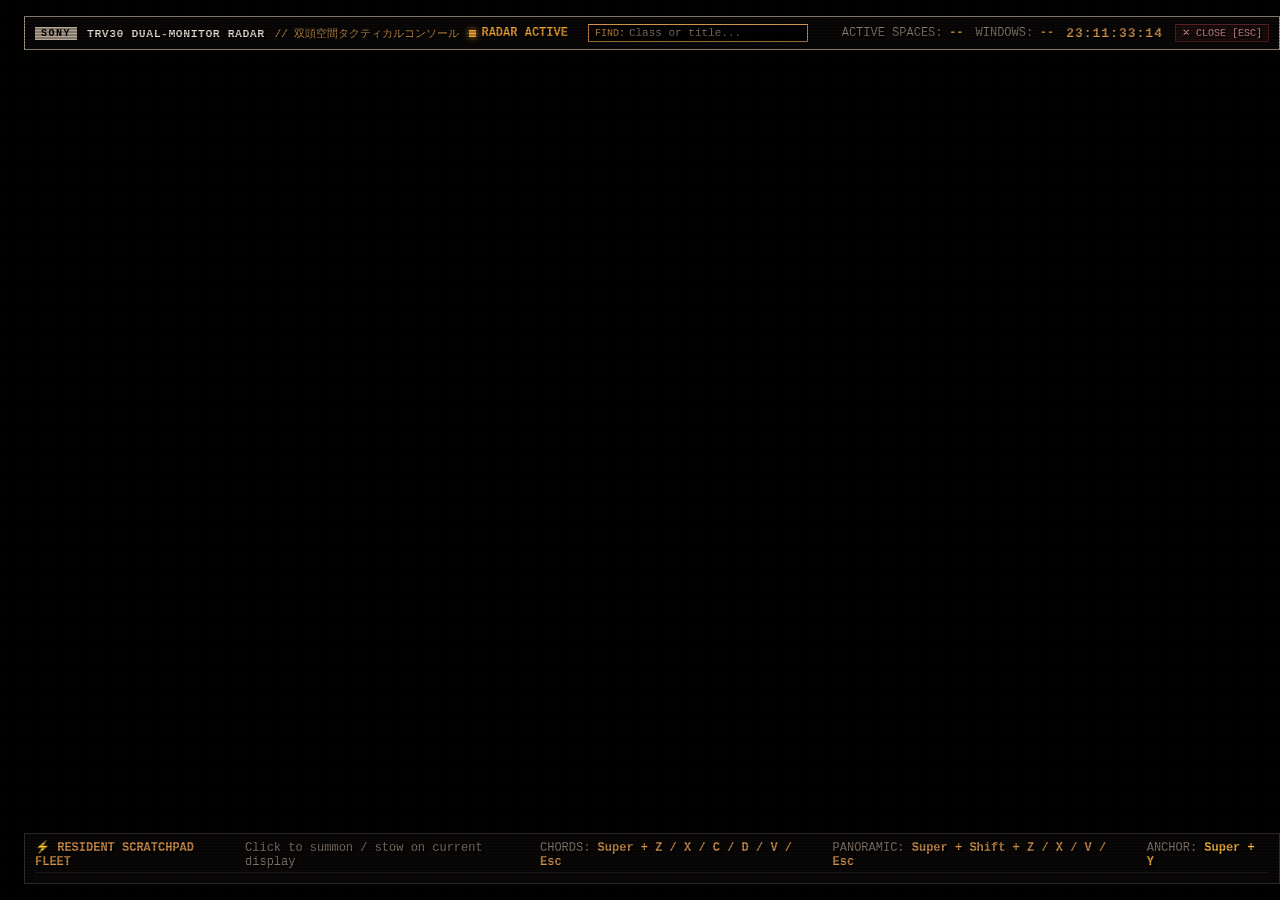
<file: desktop-radar/index.html>
<!DOCTYPE html>
<html lang="en">
<head>
  <meta charset="UTF-8">
  <title>TOKYO 80s TRV30 — DUAL-MONITOR AMBER DESKTOP RADAR</title>
  <style>
    /* ═══════════════════════════════════════════════════════════════════
     *  TOKYO 80S TRV30 MASTER DECK — VINTAGE AMBER PALETTE
     *  Matching ~/.config/hypr/command-center/style.css:
     *    Warm white:    #e8dfd4 (aged CRT phosphor text)
     *    Vintage Amber: #d4944c (vintage amber — accents, timecode, borders)
     *    Audio Amber:   #f2a533 (audio meters, highlights)
     *    Bright Amber:  #ffba3b (active focus)
     *    Pure Black:    #000000 (deep background)
     *    Chassis:       #0a0808 (panel chassis)
     *    Panel:         #11100f (sub-panels)
     *    Card:          #181614 (window cards)
     *    Border Silver: #b8a998 (primary dividers)
     *    Border Metal:  #3a352f (chassis borders)
     *    Warm Red:      #c44444 (kill / alert)
     * ═══════════════════════════════════════════════════════════════════ */

    :root {
      --bg-black: #000000;
      --bg-chassis: #0a0808;
      --bg-panel: #11100f;
      --bg-card: #181614;
      --bg-card-active: #241a10;
      --bg-subtle: #1f1c19;

      --border-metal: #3a352f;
      --border-silver: #b8a998;
      --border-dim: #22201d;

      --fg-main: #e8dfd4;
      --fg-dim: #8a7e72;
      --fg-bright: #ffffff;

      --accent-amber: #d4944c;
      --accent-audio: #f2a533;
      --accent-bright: #ffba3b;
      --accent-red: #c44444;
      --accent-blue: #7b9db7;
      --accent-green: #88aa88;

      --font-osd: 'VCR OSD Mono', 'DotGothic16', monospace;
      --shadow-osd: 2px 2px 0px #000000;
    }

    * {
      box-sizing: border-box;
      margin: 0;
      padding: 0;
      user-select: none;
      font-family: var(--font-osd);
      font-size: 12px;
      border-radius: 0px !important;
      text-shadow: var(--shadow-osd);
      -webkit-font-smoothing: none;
    }

    html, body {
      background-color: var(--bg-black) !important;
      color: var(--fg-main);
      width: 100vw;
      height: 100vh;
      overflow: hidden;
      display: flex;
      flex-direction: column;
      justify-content: space-between;
      padding: 8px 12px;
    }

    /* Subtle Amber CRT Scanlines */
    .scanlines-overlay {
      position: fixed;
      inset: 0;
      pointer-events: none;
      z-index: 9999;
      background: linear-gradient(
        rgba(15, 11, 7, 0) 50%, 
        rgba(0, 0, 0, 0.35) 50%
      ), linear-gradient(
        90deg,
        rgba(212, 148, 76, 0.02),
        rgba(0, 0, 0, 0.01),
        rgba(242, 165, 51, 0.02)
      );
      background-size: 100% 3px, 6px 100%;
      opacity: 0.85;
    }

    /* ─── HARDWARE BUTTONS & BADGES ─── */
    .badge-sony {
      background: var(--border-silver);
      color: #000000;
      font-weight: 900;
      font-size: 10px;
      letter-spacing: 1.5px;
      padding: 1px 6px;
      text-shadow: none;
      display: inline-block;
    }

    .badge-amber {
      background: var(--accent-amber);
      color: #000000;
      font-weight: bold;
      font-size: 10px;
      padding: 1px 6px;
      text-shadow: none;
      display: inline-block;
    }

    .badge-red {
      background: var(--accent-red);
      color: #ffffff;
      font-weight: bold;
      font-size: 9.5px;
      padding: 1px 5px;
      text-shadow: none;
    }

    .badge-dim {
      background: var(--bg-panel);
      border: 1px solid var(--border-metal);
      color: var(--fg-dim);
      font-size: 9.5px;
      padding: 1px 5px;
    }

    .btn-tactical {
      background: var(--bg-panel);
      border: 1px solid var(--border-metal);
      color: var(--fg-main);
      padding: 3px 8px;
      cursor: pointer;
      display: inline-flex;
      align-items: center;
      gap: 4px;
      transition: background 0.08s, border-color 0.08s, color 0.08s;
      outline: none;
      font-size: 11px;
    }
    .btn-tactical:hover {
      background: var(--accent-amber);
      border-color: var(--accent-bright);
      color: #000000;
      text-shadow: none;
    }

    .btn-kill {
      background: #1c0e0e;
      border: 1px solid #552222;
      color: #e09999;
      padding: 2px 6px;
      cursor: pointer;
      font-size: 10px;
      transition: all 0.08s;
    }
    .btn-kill:hover {
      background: var(--accent-red);
      border-color: #ff5555;
      color: #ffffff;
      text-shadow: none;
    }

    .btn-action-sm {
      background: #141210;
      border: 1px solid var(--border-metal);
      color: var(--fg-main);
      padding: 2px 6px;
      cursor: pointer;
      font-size: 10px;
      transition: all 0.08s;
    }
    .btn-action-sm:hover {
      background: var(--accent-audio);
      border-color: var(--accent-bright);
      color: #000000;
      text-shadow: none;
    }

    @keyframes recBlink {
      0%, 49% { opacity: 1; }
      50%, 100% { opacity: 0; }
    }
    .rec-indicator {
      display: inline-flex;
      align-items: center;
      gap: 5px;
      color: var(--accent-audio);
      font-weight: bold;
      font-size: 11px;
    }
    .rec-dot {
      width: 7px;
      height: 7px;
      background: var(--accent-audio);
      animation: recBlink 1.2s infinite;
      box-shadow: 0 0 6px var(--accent-audio);
    }

    /* ─── TOP MASTER BAR ─── */
    .master-bar {
      display: flex;
      justify-content: space-between;
      align-items: center;
      background: var(--bg-chassis);
      border: 1px solid var(--border-silver);
      padding: 4px 10px;
      height: 34px;
      min-height: 34px;
      margin-bottom: 6px;
      gap: 12px;
    }

    .master-bar-left {
      display: flex;
      align-items: center;
      gap: 10px;
      white-space: nowrap;
    }

    .master-title {
      font-size: 11.5px;
      font-weight: bold;
      color: var(--fg-main);
      letter-spacing: 0.5px;
    }

    .master-bar-center {
      flex: 1;
      display: flex;
      align-items: center;
      gap: 8px;
      max-width: 700px;
    }

    /* Quick Spaces Jump Strip */
    .spaces-jump-strip {
      display: flex;
      align-items: center;
      gap: 4px;
      overflow-x: auto;
    }
    .space-pill {
      background: var(--bg-panel);
      border: 1px solid var(--border-metal);
      color: var(--fg-dim);
      padding: 2px 6px;
      cursor: pointer;
      font-size: 10px;
      white-space: nowrap;
      transition: all 0.08s;
    }
    .space-pill:hover {
      border-color: var(--accent-amber);
      color: var(--accent-bright);
    }
    .space-pill.is-current {
      background: var(--accent-amber);
      border-color: var(--accent-bright);
      color: #000000;
      font-weight: bold;
      text-shadow: none;
    }

    .search-input-box {
      display: flex;
      align-items: center;
      background: #000000;
      border: 1px solid var(--border-metal);
      padding: 2px 6px;
      width: 220px;
    }
    .search-input-box:focus-within {
      border-color: var(--accent-amber);
    }
    .search-input-box input {
      background: transparent;
      border: none;
      outline: none;
      color: var(--fg-main);
      width: 100%;
      font-size: 11px;
    }
    .search-input-box input::placeholder {
      color: var(--fg-dim);
    }

    .master-bar-right {
      display: flex;
      align-items: center;
      gap: 12px;
      white-space: nowrap;
    }

    .timecode {
      font-size: 13px;
      font-weight: bold;
      color: var(--accent-amber);
      letter-spacing: 1px;
    }

    /* ─── MAIN SPACES MATRIX (ACTIVE ONLY) ─── */
    .spaces-matrix-container {
      flex: 1;
      overflow-y: auto;
      overflow-x: hidden;
      padding-right: 4px;
      margin-bottom: 6px;
    }

    .spaces-matrix-grid {
      display: grid;
      grid-template-columns: repeat(auto-fit, minmax(680px, 1fr));
      gap: 8px;
    }

    /* Space Container */
    .space-card {
      background: var(--bg-chassis);
      border: 1px solid var(--border-metal);
      display: flex;
      flex-direction: column;
      padding: 6px 8px;
      gap: 6px;
      transition: border-color 0.12s;
    }
    .space-card.is-current-space {
      border: 1px solid var(--accent-amber);
      box-shadow: 0 0 10px rgba(212, 148, 76, 0.25);
    }

    /* Space Header */
    .space-header {
      display: flex;
      justify-content: space-between;
      align-items: center;
      border-bottom: 1px solid var(--border-dim);
      padding-bottom: 4px;
      gap: 8px;
    }

    .space-header-left {
      display: flex;
      align-items: center;
      gap: 8px;
    }

    .space-name-text {
      font-size: 12px;
      font-weight: bold;
      color: var(--accent-amber);
      letter-spacing: 0.5px;
    }

    .space-rename-form {
      display: none;
      align-items: center;
      gap: 4px;
    }
    .space-rename-input {
      background: #000000;
      border: 1px solid var(--accent-amber);
      color: var(--fg-bright);
      font-size: 11px;
      padding: 1px 4px;
      width: 100px;
      text-transform: uppercase;
      outline: none;
    }

    .space-header-right {
      display: flex;
      align-items: center;
      gap: 6px;
    }

    /* Dual Monitor Columns Inside Each Space */
    .space-monitors-row {
      display: grid;
      grid-template-columns: 1fr 1fr;
      gap: 8px;
      flex: 1;
    }

    .monitor-column {
      background: var(--bg-panel);
      border: 1px solid var(--border-dim);
      display: flex;
      flex-direction: column;
      padding: 6px;
      gap: 6px;
      min-height: 160px;
    }

    .monitor-column-header {
      display: flex;
      justify-content: space-between;
      align-items: center;
      border-bottom: 1px solid var(--border-dim);
      padding-bottom: 3px;
      font-size: 10.5px;
      color: var(--fg-dim);
    }

    .monitor-tag {
      display: flex;
      align-items: center;
      gap: 5px;
      font-weight: bold;
      color: var(--fg-main);
    }
    .monitor-pip {
      width: 5px;
      height: 5px;
      background: var(--accent-amber);
    }

    .window-cards-list {
      display: flex;
      flex-direction: column;
      gap: 6px;
      flex: 1;
    }

    .empty-space-banner {
      flex: 1;
      display: flex;
      justify-content: center;
      align-items: center;
      border: 1px dashed var(--border-dim);
      color: var(--border-metal);
      font-size: 10px;
      letter-spacing: 1px;
      min-height: 90px;
    }

    /* ─── TACTICAL WINDOW SETTINGS CARD ─── */
    .window-card {
      background: var(--bg-card);
      border: 1px solid var(--border-metal);
      display: flex;
      flex-direction: column;
      padding: 5px 6px;
      gap: 4px;
      transition: all 0.08s;
      position: relative;
    }
    .window-card:hover {
      border-color: var(--accent-amber);
      background: #1c1815;
    }
    .window-card.is-window-active {
      border-color: var(--accent-bright);
      background: var(--bg-card-active);
      box-shadow: 0 0 8px rgba(242, 165, 51, 0.3);
    }

    .window-card-header {
      display: flex;
      justify-content: space-between;
      align-items: center;
      font-size: 10.5px;
      border-bottom: 1px solid #221e1a;
      padding-bottom: 3px;
    }

    .window-class-tag {
      font-weight: bold;
      color: var(--accent-amber);
      max-width: 150px;
      overflow: hidden;
      text-overflow: ellipsis;
      white-space: nowrap;
    }

    .window-flags {
      display: flex;
      align-items: center;
      gap: 4px;
      font-size: 9.5px;
    }

    /* Window Visual Viewport (Live thumb or tactile mockup) */
    .window-viewport {
      width: 100%;
      height: 85px;
      background: #050404;
      border: 1px solid #221e1a;
      overflow: hidden;
      position: relative;
      cursor: pointer;
    }
    .window-viewport img {
      width: 100%;
      height: 100%;
      object-fit: cover;
      display: block;
      filter: contrast(1.05) brightness(0.95);
    }
    .window-viewport-amber-tint {
      position: absolute;
      inset: 0;
      background: rgba(212, 148, 76, 0.05);
      pointer-events: none;
    }

    .window-title-text {
      font-size: 10.5px;
      color: var(--fg-main);
      overflow: hidden;
      text-overflow: ellipsis;
      white-space: nowrap;
      cursor: pointer;
    }
    .window-title-text:hover {
      color: var(--accent-bright);
    }

    /* ─── PER-WINDOW USAGE METRICS (CLEAN BENTO DESIGN) ─── */
    .viewport-hud-strip {
      position: absolute;
      bottom: 0;
      left: 0;
      right: 0;
      background: rgba(10, 8, 7, 0.88);
      border-top: 1px solid rgba(212, 148, 76, 0.4);
      display: flex;
      justify-content: space-between;
      align-items: center;
      padding: 2px 6px;
      font-size: 8.5px;
      z-index: 10;
      backdrop-filter: blur(2px);
    }

    .hud-item {
      color: var(--fg-main);
      font-weight: bold;
      letter-spacing: 0.5px;
    }

    .hud-item.hud-warn {
      color: var(--accent-red);
      font-weight: 900;
    }

    .hud-dim {
      color: var(--fg-dim);
      font-size: 8px;
    }

    .window-metrics-bar {
      display: flex;
      align-items: center;
      gap: 6px;
      background: #0d0b09;
      border: 1px solid #261f18;
      padding: 3px 6px;
      box-sizing: border-box;
    }

    .win-metric-pill {
      flex: 1;
      display: flex;
      align-items: center;
      gap: 4px;
      min-width: 0;
    }

    .m-icon {
      font-size: 8.5px;
      line-height: 1;
    }

    .m-lbl {
      color: var(--fg-dim);
      font-size: 8px;
      font-weight: bold;
      letter-spacing: 0.5px;
    }

    .m-val {
      color: var(--fg-bright);
      font-size: 8.5px;
      font-weight: bold;
      white-space: nowrap;
    }

    .m-val.val-high {
      color: var(--accent-red);
      font-weight: 900;
    }

    .m-mini-track {
      flex: 1;
      height: 3px;
      background: #1c1611;
      border: 1px solid #36291e;
      overflow: hidden;
      min-width: 18px;
    }

    .m-mini-fill {
      height: 100%;
      transition: width 0.3s ease;
    }

    .fill-cpu {
      background: var(--accent-amber);
    }

    .fill-mem {
      background: var(--accent-blue);
    }

    .badge-shared {
      background: #1a1510;
      border: 1px solid #3a2e22;
      color: var(--accent-amber);
      font-size: 7.5px;
      font-weight: bold;
      padding: 0 4px;
      letter-spacing: 0.5px;
    }

    .scratchpad-metric-tag {
      font-size: 8px;
      color: var(--accent-amber);
      font-weight: bold;
      margin-left: 4px;
    }

    /* Tactical Window Settings Toolbar */
    .window-settings-toolbar {
      display: flex;
      align-items: center;
      justify-content: space-between;
      border-top: 1px solid #221e1a;
      padding-top: 3px;
      gap: 4px;
    }

    .window-settings-left {
      display: flex;
      align-items: center;
      gap: 3px;
    }

    .window-settings-right {
      display: flex;
      align-items: center;
      gap: 3px;
    }

    /* Space Move Dropdown */
    .space-move-select {
      background: #141210;
      border: 1px solid var(--border-metal);
      color: var(--accent-amber);
      font-size: 9.5px;
      padding: 1px 3px;
      outline: none;
      cursor: pointer;
    }
    .space-move-select:hover {
      border-color: var(--accent-amber);
    }

    /* ─── BOTTOM SCRATCHPAD FLEET DECK ─── */
    .bottom-deck {
      background: var(--bg-chassis);
      border: 1px solid var(--border-metal);
      padding: 6px 10px;
      display: flex;
      flex-direction: column;
      gap: 4px;
    }

    .bottom-deck-header {
      display: flex;
      justify-content: space-between;
      align-items: center;
      border-bottom: 1px solid var(--border-dim);
      padding-bottom: 3px;
      font-size: 10.5px;
    }

    .scratchpads-fleet-grid {
      display: grid;
      grid-template-columns: repeat(7, 1fr);
      gap: 6px;
    }

    .scratchpad-card {
      background: var(--bg-panel);
      border: 1px solid var(--border-metal);
      padding: 4px 6px;
      display: flex;
      flex-direction: column;
      gap: 2px;
      cursor: pointer;
      transition: all 0.08s;
    }
    .scratchpad-card:hover {
      border-color: var(--accent-amber);
      background: #191613;
    }
    .scratchpad-card.is-active-sp {
      border-color: var(--accent-bright);
      background: #241c14;
      box-shadow: 0 0 6px rgba(242, 165, 51, 0.35);
    }

    .scratchpad-card-top {
      display: flex;
      justify-content: space-between;
      align-items: center;
      font-size: 10px;
      font-weight: bold;
      color: var(--accent-amber);
    }

    .scratchpad-title-preview {
      font-size: 9.5px;
      color: var(--fg-dim);
      overflow: hidden;
      text-overflow: ellipsis;
      white-space: nowrap;
    }

    .scratchpad-status-row {
      display: flex;
      justify-content: space-between;
      align-items: center;
      font-size: 9px;
      color: var(--fg-dim);
      border-top: 1px solid #1a1715;
      padding-top: 2px;
    }

    /* Custom Scrollbar */
    ::-webkit-scrollbar {
      width: 5px;
      height: 5px;
    }
    ::-webkit-scrollbar-track {
      background: #0a0808;
    }
    ::-webkit-scrollbar-thumb {
      background: #3a352f;
    }
    ::-webkit-scrollbar-thumb:hover {
      background: var(--accent-amber);
    }
  </style>
</head>
<body>

  <!-- Subtle CRT Amber Scanlines -->
  <div class="scanlines-overlay"></div>

  <!-- ─── TOP MASTER BAR ─── -->
  <header class="master-bar">
    <div class="master-bar-left">
      <span class="badge-sony">SONY</span>
      <span class="master-title">TRV30 DUAL-MONITOR RADAR</span>
      <span style="color: var(--accent-amber); font-size: 11px;">// 双頭空間タクティカルコンソール</span>
      <div class="rec-indicator">
        <span class="rec-dot"></span>
        <span>RADAR ACTIVE</span>
      </div>
    </div>

    <!-- Center Jump Strip & Search Filter -->
    <div class="master-bar-center">
      <div id="spaces-jump-strip" class="spaces-jump-strip">
        <!-- Injected via JS -->
      </div>
      <div class="search-input-box">
        <span style="color: var(--accent-amber); font-size: 10px; margin-right: 4px;">FIND:</span>
        <input 
          id="search-input" 
          type="text" 
          placeholder="Class or title..." 
          oninput="onSearchInput(this.value)"
        />
      </div>
    </div>

    <!-- Right Telemetry & Actions -->
    <div class="master-bar-right">
      <div style="font-size: 11px;">
        <span style="color: var(--fg-dim);">ACTIVE SPACES:</span>
        <span id="stat-active-spaces" style="color: var(--accent-bright); font-weight: bold;">--</span>
      </div>
      <div style="font-size: 11px;">
        <span style="color: var(--fg-dim);">WINDOWS:</span>
        <span id="stat-total-wins" style="color: var(--accent-audio); font-weight: bold;">--</span>
      </div>
      <div class="timecode" id="hud-timecode">00:00:00:00</div>
      <button class="btn-kill" onclick="closeRadar()">✕ CLOSE [ESC]</button>
    </div>
  </header>

  <!-- ─── MAIN MATRIX: ONLY ACTIVE SPACES ─── -->
  <main class="spaces-matrix-container">
    <div id="spaces-grid" class="spaces-matrix-grid">
      <!-- Active spaces injected here -->
    </div>
  </main>

  <!-- ─── BOTTOM SCRATCHPAD FLEET DECK ─── -->
  <footer class="bottom-deck">
    <div class="bottom-deck-header">
      <div style="display: flex; align-items: center; gap: 8px;">
        <span style="color: var(--accent-amber); font-weight: bold;">⚡ RESIDENT SCRATCHPAD FLEET</span>
        <span style="color: var(--fg-dim);">Click to summon / stow on current display</span>
      </div>
      <div style="color: var(--fg-dim); font-size: 9.5px; display: flex; gap: 12px;">
        <span>CHORDS: <b style="color: var(--accent-amber);">Super + Z / X / C / D / V / Esc</b></span>
        <span>PANORAMIC: <b style="color: var(--accent-amber);">Super + Shift + Z / X / V / Esc</b></span>
        <span>ANCHOR: <b style="color: var(--accent-bright);">Super + Y</b></span>
      </div>
    </div>
    <div id="scratchpads-deck" class="scratchpads-fleet-grid">
      <!-- Injected via JS -->
    </div>
  </footer>

  <!-- ─── SCRIPT LOGIC & AUDIO SYNTHESIZER ─── -->
  <script>
    let audioCtx = null;
    function playBeep(freq = 700, duration = 0.02, vol = 0.04) {
      try {
        if (!audioCtx) audioCtx = new (window.AudioContext || window.webkitAudioContext)();
        const osc = audioCtx.createOscillator();
        const gain = audioCtx.createGain();
        osc.type = 'triangle';
        osc.frequency.setValueAtTime(freq, audioCtx.currentTime);
        gain.gain.setValueAtTime(vol, audioCtx.currentTime);
        gain.gain.exponentialRampToValueAtTime(0.001, audioCtx.currentTime + duration);
        osc.connect(gain);
        gain.connect(audioCtx.destination);
        osc.start();
        osc.stop(audioCtx.currentTime + duration);
      } catch(e) {}
    }

    // Live Running Timecode Clock
    let frames = 0;
    setInterval(() => {
      const now = new Date();
      frames = (frames + 1) % 30;
      const h = String(now.getHours()).padStart(2, '0');
      const m = String(now.getMinutes()).padStart(2, '0');
      const s = String(now.getSeconds()).padStart(2, '0');
      const f = String(frames).padStart(2, '0');
      const el = document.getElementById('hud-timecode');
      if (el) el.textContent = `${h}:${m}:${s}:${f}`;
    }, 33.3);

    let currentState = null;
    let searchQuery = '';

    const SCRATCHPAD_METAS = {
      "music": { label: "MUSIC", icon: "🎵", chord: "Super+Z" },
      "discord": { label: "DISCORD", icon: "📡", chord: "Super+X" },
      "calendar": { label: "CALENDAR", icon: "📅", chord: "Super+C" },
      "dev": { label: "DEV / IDE", icon: "💻", chord: "Super+D" },
      "notes": { label: "NOTES", icon: "📝", chord: "Super+V" },
      "center": { label: "COCKPIT", icon: "🕹️", chord: "Super+Esc" },
      "antigravity": { label: "ANTIGRAVITY", icon: "🧠", chord: "Super+A" }
    };

    function sendNative(payload) {
      playBeep(850, 0.02, 0.05);
      if (window.webkit && window.webkit.messageHandlers && window.webkit.messageHandlers.radar) {
        window.webkit.messageHandlers.radar.postMessage(JSON.stringify(payload));
      } else {
        console.log("Native IPC dispatch:", payload);
      }
    }

    function onSearchInput(val) {
      searchQuery = (val || '').toLowerCase().trim();
      if (currentState) renderRadar(currentState);
    }

    function closeRadar() {
      sendNative({ action: 'close' });
    }

    function switchSpace(spaceId) {
      sendNative({ action: 'switch_space', space: spaceId });
    }

    function focusWindow(spaceId, address) {
      sendNative({ action: 'focus', space: spaceId, address: address });
    }

    function toggleFloating(address) {
      sendNative({ action: 'toggle_floating', address: address });
    }

    function togglePin(address) {
      sendNative({ action: 'toggle_pin', address: address });
    }

    function swapWindowMonitor(address, currentWs) {
      sendNative({ action: 'swap_window_monitor', address: address, current_ws: currentWs });
    }

    function moveWindowToSpace(address, currentWs, targetSpace) {
      sendNative({ action: 'move_window_to_space', address: address, current_ws: currentWs, target_space: targetSpace });
    }

    function closeWindow(address) {
      sendNative({ action: 'close_window', address: address });
    }

    function toggleScratchpad(target) {
      sendNative({ action: 'toggle_scratchpad', target: target });
    }

    // Inline Workspace Rename Handlers
    function startRenameSpace(spaceId) {
      playBeep(900, 0.03, 0.05);
      const titleEl = document.getElementById(`space-title-${spaceId}`);
      const formEl = document.getElementById(`space-rename-form-${spaceId}`);
      const btnEl = document.getElementById(`btn-rename-${spaceId}`);
      if (titleEl && formEl) {
        titleEl.style.display = 'none';
        formEl.style.display = 'flex';
        if (btnEl) btnEl.style.display = 'none';
        const input = formEl.querySelector('input');
        if (input) {
          input.focus();
          input.select();
        }
      }
    }

    function cancelRenameSpace(spaceId) {
      const titleEl = document.getElementById(`space-title-${spaceId}`);
      const formEl = document.getElementById(`space-rename-form-${spaceId}`);
      const btnEl = document.getElementById(`btn-rename-${spaceId}`);
      if (titleEl && formEl) {
        titleEl.style.display = 'inline';
        formEl.style.display = 'none';
        if (btnEl) btnEl.style.display = 'inline-flex';
      }
    }

    function submitRenameSpace(spaceId) {
      const formEl = document.getElementById(`space-rename-form-${spaceId}`);
      if (formEl) {
        const input = formEl.querySelector('input');
        const newName = (input.value || '').trim();
        if (newName) {
          sendNative({ action: 'rename_space', space: spaceId, name: newName });
        }
      }
      cancelRenameSpace(spaceId);
    }

    // Rich retro simulated tactile mockup when thumbnail is pending
    function generateTactileMockup(cClass, title) {
      const c = (cClass || '').toLowerCase();
      const t = (title || '').toLowerCase();

      if (c.includes('vivaldi') || c.includes('browser') || c.includes('chrome')) {
        return `
          <div style="width: 100%; height: 100%; background: #0e0c0a; border: 1px solid #33281d; padding: 4px; display: flex; flex-direction: column; justify-content: space-between;">
            <div style="height: 14px; background: #1a1510; display: flex; align-items: center; padding: 0 4px; gap: 4px; border-bottom: 1px solid #292015; font-size: 8px; color: var(--accent-amber);">
              <span style="width: 5px; height: 5px; background: var(--accent-amber); display: inline-block;"></span>
              <span style="overflow: hidden; text-overflow: ellipsis; white-space: nowrap; max-width: 160px;">${title.substring(0, 28)}</span>
            </div>
            <div style="height: 12px; background: #000000; border: 1px solid #292015; padding: 0 4px; font-size: 7.5px; color: var(--fg-dim); overflow: hidden; text-overflow: ellipsis; white-space: nowrap; margin: 2px 0;">
              https://vivaldi.com/${encodeURIComponent(title.substring(0, 16))}
            </div>
            <div style="flex: 1; background: #080605; border: 1px solid #201912; padding: 4px; display: flex; flex-direction: column; gap: 3px;">
              <div style="width: 60%; height: 4px; background: #3a2e20;"></div>
              <div style="width: 90%; height: 3px; background: #261e15;"></div>
              <div style="width: 75%; height: 3px; background: #261e15;"></div>
            </div>
          </div>
        `;
      } else if (c.includes('kitty') || c.includes('term') || c.includes('notes')) {
        return `
          <div style="width: 100%; height: 100%; background: #000000; border: 1px solid #3a352f; padding: 4px; font-size: 8.5px; color: var(--accent-amber); display: flex; flex-direction: column; justify-content: space-between;">
            <div style="display: flex; flex-direction: column; gap: 2px; line-height: 1.1;">
              <div>kaijnav@tokyo ~ $ nvim</div>
              <div style="color: var(--accent-bright);">> buffer: ${title.substring(0, 20)}</div>
              <div style="color: var(--fg-dim); font-size: 7.5px;">[NORMAL] UTF-8  100% 42:1</div>
            </div>
            <div style="height: 6px; width: 4px; background: var(--accent-amber); display: inline-block;"></div>
          </div>
        `;
      } else if (c.includes('github')) {
        return `
          <div style="width: 100%; height: 100%; background: #0c0b0a; border: 1px solid #33281d; padding: 4px; display: flex; flex-direction: column; justify-content: space-between; font-size: 8.5px;">
            <div style="color: var(--accent-amber); font-weight: bold; border-bottom: 1px solid #261e15; padding-bottom: 2px; display: flex; justify-content: space-between;">
              <span>● GITHUB DESKTOP</span> <span>main</span>
            </div>
            <div style="display: flex; flex-direction: column; gap: 2px; color: var(--fg-dim); font-size: 8px;">
              <div style="color: var(--accent-green);">+ commit: sync tokyo rice</div>
              <div>3 files changed, 48 insertions(+)</div>
            </div>
            <div style="font-size: 7px; color: var(--border-silver);">REPO: hyprland-trv30-rice</div>
          </div>
        `;
      } else if (c.includes('spotify') || c.includes('music')) {
        return `
          <div style="width: 100%; height: 100%; background: #0c0a08; border: 1px solid var(--accent-amber); padding: 4px; display: flex; flex-direction: column; justify-content: space-between; font-size: 8.5px;">
            <div style="display: flex; justify-content: space-between; color: var(--accent-amber);">
              <span>◄◄ ⊙═══⊙ ►►</span> <span style="font-size: 7.5px;">SP-STEREO</span>
            </div>
            <div style="text-align: center; color: var(--accent-bright); font-weight: bold; overflow: hidden; text-overflow: ellipsis; white-space: nowrap;">${title.substring(0, 24)}</div>
            <div style="color: var(--accent-audio); text-align: center; font-size: 8px; letter-spacing: 2px;"> ▂▃▅▆▇██▆▅▃ </div>
          </div>
        `;
      } else if (c.includes('vesktop') || c.includes('discord')) {
        return `
          <div style="width: 100%; height: 100%; background: #0c0a08; border: 1px solid #33281d; padding: 4px; display: flex; flex-direction: column; justify-content: space-between; font-size: 8.5px;">
            <div style="color: var(--accent-amber); font-weight: bold; border-bottom: 1px solid #261e15; padding-bottom: 2px;"># general-chat</div>
            <div style="flex: 1; padding: 2px 0;">
              <div style="background: #1c150e; padding: 2px; font-size: 7.5px; color: var(--fg-main); overflow: hidden; text-overflow: ellipsis; white-space: nowrap;">@user: live telemetry connected</div>
            </div>
            <div style="font-size: 7px; color: var(--fg-dim);">DISCORD | VOICE CONNECTED</div>
          </div>
        `;
      } else if (c.includes('code') || c.includes('ide') || c.includes('antigravity')) {
        return `
          <div style="width: 100%; height: 100%; background: #0a0907; border: 1px solid var(--accent-amber); padding: 4px; font-size: 8.5px; display: flex; flex-direction: column; justify-content: space-between;">
            <div style="display: flex; justify-content: space-between; color: var(--accent-amber); border-bottom: 1px solid #261e15; padding-bottom: 2px;">
              <span>● ANTIGRAVITY IDE</span> <span>app.py</span>
            </div>
            <div style="font-size: 7.5px; display: flex; flex-direction: column; gap: 2px; color: var(--fg-dim);">
              <div><span style="color: var(--accent-bright);">def</span> <span style="color: var(--accent-amber);">render_tactical_deck</span>():</div>
              <div style="padding-left: 8px;">return display.matrix</div>
            </div>
            <div style="font-size: 7px; color: var(--border-silver);">UTF-8 | Python 3.12</div>
          </div>
        `;
      } else {
        return `
          <div style="width: 100%; height: 100%; background: #0c0a08; border: 1px solid #261e15; padding: 6px; display: flex; flex-direction: column; justify-content: space-between;">
            <div style="color: var(--accent-amber); font-weight: bold; font-size: 9.5px; overflow: hidden; text-overflow: ellipsis; white-space: nowrap;">[${cClass}]</div>
            <div style="color: var(--fg-main); font-size: 8.5px; overflow: hidden; text-overflow: ellipsis; white-space: nowrap;">${title}</div>
            <div style="font-size: 7.5px; color: var(--fg-dim);">LIVE WINDOW ATTACHED</div>
          </div>
        `;
      }
    }

    // ─── MAIN RENDERER (ONLY SHOWS ACTIVE SPACES) ───
    window.renderRadar = function(state) {
      currentState = state;

      // Update Top Status Stats
      const activeSpacesCount = Object.keys(state.spaces || {}).length;
      document.getElementById('stat-active-spaces').textContent = activeSpacesCount;
      document.getElementById('stat-total-wins').textContent = state.total_windows || 0;

      // Render Jump Strip
      const jumpStrip = document.getElementById('spaces-jump-strip');
      jumpStrip.innerHTML = '';
      
      // Render quick jump for all active spaces
      Object.keys(state.spaces || {}).sort((a,b) => Number(a)-Number(b)).forEach(s => {
        const sp = state.spaces[s];
        const isCurrent = sp.is_current;
        const totalWins = (sp.main ? sp.main.length : 0) + (sp.comp ? sp.comp.length : 0);
        
        const pill = document.createElement('div');
        pill.className = `space-pill ${isCurrent ? 'is-current' : ''}`;
        pill.innerHTML = `<span>${s}: ${sp.name}</span> <span style="font-size: 8.5px; opacity: 0.8;">(${totalWins})</span>`;
        pill.onclick = () => switchSpace(Number(s));
        jumpStrip.appendChild(pill);
      });

      // Render Main Grid (ONLY ACTIVE SPACES)
      const grid = document.getElementById('spaces-grid');
      grid.innerHTML = '';

      const activeSpaceIds = Object.keys(state.spaces || {}).sort((a, b) => Number(a) - Number(b));

      if (activeSpaceIds.length === 0) {
        grid.innerHTML = `<div style="grid-column: 1/-1; text-align: center; padding: 40px; color: var(--fg-dim);">NO ACTIVE WORKSPACES WITH OPEN WINDOWS</div>`;
        return;
      }

      activeSpaceIds.forEach(s => {
        const spData = state.spaces[s];
        const isCurrent = spData.is_current;
        const mainWins = spData.main || [];
        const compWins = spData.comp || [];

        // Apply search query filter
        const filterFn = (w) => {
          if (!searchQuery) return true;
          return w.title.toLowerCase().includes(searchQuery) || w.class.toLowerCase().includes(searchQuery);
        };

        const filteredMain = mainWins.filter(filterFn);
        const filteredComp = compWins.filter(filterFn);
        const hasMatching = (filteredMain.length > 0 || filteredComp.length > 0);

        if (searchQuery && !hasMatching) return;

        // Space Card
        const spaceCard = document.createElement('div');
        spaceCard.className = `space-card ${isCurrent ? 'is-current-space' : ''}`;

        // Header
        const header = document.createElement('div');
        header.className = 'space-header';
        header.innerHTML = `
          <div class="space-header-left">
            <span class="${isCurrent ? 'badge-amber' : 'badge-dim'}">SPACE ${s}</span>
            <span id="space-title-${s}" class="space-name-text">${spData.name}</span>
            <span style="color: var(--fg-dim); font-size: 10px;">${spData.jp}</span>

            <!-- Inline Rename Form -->
            <div id="space-rename-form-${s}" class="space-rename-form">
              <input type="text" value="${spData.name}" class="space-rename-input" onkeydown="if(event.key==='Enter') submitRenameSpace(${s}); else if(event.key==='Escape') cancelRenameSpace(${s});" />
              <button class="btn-action-sm" onclick="submitRenameSpace(${s})">OK</button>
              <button class="btn-kill" onclick="cancelRenameSpace(${s})">✕</button>
            </div>

            <button id="btn-rename-${s}" class="btn-action-sm" onclick="startRenameSpace(${s})" title="Rename this workspace">✎ RENAME</button>
          </div>

          <div class="space-header-right">
            ${isCurrent ? '<span class="badge-amber" style="box-shadow: 0 0 6px var(--accent-amber);">● ACTIVE SPACE</span>' : ''}
            <button class="btn-tactical" onclick="switchSpace(${s})" title="Switch both displays to Space ${s}">
              ➔ JUMP [${s}]
            </button>
          </div>
        `;
        spaceCard.appendChild(header);

        // Dual Monitors Container
        const monitorsRow = document.createElement('div');
        monitorsRow.className = 'space-monitors-row';

        // MAIN MONITOR (HDMI-A-1, Workspace s)
        const mainCol = document.createElement('div');
        mainCol.className = 'monitor-column';
        mainCol.innerHTML = `
          <div class="monitor-column-header">
            <div class="monitor-tag">
              <span class="monitor-pip"></span>
              <span>HDMI-A-1 [MAIN]</span>
            </div>
            <span>WS ${s}</span>
          </div>
        `;

        const mainList = document.createElement('div');
        mainList.className = 'window-cards-list';

        if (filteredMain.length === 0) {
          mainList.innerHTML = `<div class="empty-space-banner">[NO WINDOWS ON MAIN]</div>`;
        } else {
          filteredMain.forEach(w => {
            mainList.appendChild(createWindowCard(w, s, Number(s)));
          });
        }
        mainCol.appendChild(mainList);

        // COMPANION MONITOR (eDP-1, Workspace s+10)
        const compCol = document.createElement('div');
        compCol.className = 'monitor-column';
        compCol.innerHTML = `
          <div class="monitor-column-header">
            <div class="monitor-tag">
              <span class="monitor-pip" style="background: var(--accent-audio);"></span>
              <span>eDP-1 [COMPANION]</span>
            </div>
            <span>WS ${Number(s) + 10}</span>
          </div>
        `;

        const compList = document.createElement('div');
        compList.className = 'window-cards-list';

        if (filteredComp.length === 0) {
          compList.innerHTML = `<div class="empty-space-banner">[NO WINDOWS ON COMPANION]</div>`;
        } else {
          filteredComp.forEach(w => {
            compList.appendChild(createWindowCard(w, s, Number(s) + 10));
          });
        }
        compCol.appendChild(compList);

        monitorsRow.appendChild(mainCol);
        monitorsRow.appendChild(compCol);
        spaceCard.appendChild(monitorsRow);
        grid.appendChild(spaceCard);
      });

      // Render Scratchpad Bottom Deck
      const spDeck = document.getElementById('scratchpads-deck');
      spDeck.innerHTML = '';

      Object.entries(SCRATCHPAD_METAS).forEach(([spName, meta]) => {
        const wins = (state.scratchpads && state.scratchpads[spName]) || [];
        const isAnchored = (state.anchors && state.anchors[spName]);
        const onMonitor = (state.active_specials && state.active_specials[spName]);
        const hasWindows = wins.length > 0;

        const card = document.createElement('div');
        card.className = `scratchpad-card ${onMonitor ? 'is-active-sp' : ''}`;
        card.onclick = () => toggleScratchpad(spName);

        const firstTitle = hasWindows ? wins[0].title : 'Stowed / Available';
        const spCpu = (hasWindows && wins[0].cpu !== undefined) ? wins[0].cpu : null;
        const spMem = (hasWindows && wins[0].rss_mb !== undefined) ? (wins[0].rss_mb >= 1024 ? `${(wins[0].rss_mb/1024).toFixed(1)}G` : `${Math.round(wins[0].rss_mb)}M`) : null;

        card.innerHTML = `
          <div class="scratchpad-card-top">
            <span>${meta.icon} ${meta.label}</span>
            ${isAnchored ? '<span style="color: var(--accent-bright); font-size: 8.5px;">📌 PIN</span>' : ''}
          </div>
          <div class="scratchpad-title-preview" title="${firstTitle}">
            ${firstTitle}
          </div>
          <div class="scratchpad-status-row">
            <span style="color: ${onMonitor ? 'var(--accent-bright)' : 'var(--fg-dim)'}; font-weight: ${onMonitor ? 'bold' : 'normal'};">
              ${onMonitor ? `ON: ${onMonitor}` : 'STOWED'}
            </span>
            ${spCpu !== null ? `<span class="scratchpad-metric-tag">⚡${spCpu}% 💾${spMem}</span>` : ''}
            <span style="color: var(--accent-amber);">${meta.chord}</span>
          </div>
        `;
        spDeck.appendChild(card);
      });
    };

    // Helper: Create Tactical Window Card with Full Settings Actions & Clean Metrics
    function createWindowCard(w, spaceId, currentWs) {
      const card = document.createElement('div');
      card.className = `window-card ${w.active ? 'is-window-active' : ''}`;

      function formatMem(mb) {
        if (!mb || mb <= 0) return '0M';
        if (mb >= 1024) return `${(mb / 1024).toFixed(1)}G`;
        return `${Math.round(mb)}M`;
      }

      const memStr = formatMem(w.rss_mb);
      const cpuVal = (w.cpu !== undefined) ? w.cpu : 0.0;
      const isHighCpu = cpuVal >= 15.0;

      // Viewport Content (Thumbnail or Mockup)
      let viewportInner = '';
      if (w.thumb) {
        viewportInner = `
          <img src="${w.thumb}?t=${Date.now()}" alt="preview" />
          <div class="window-viewport-amber-tint"></div>
        `;
      } else {
        viewportInner = generateTactileMockup(w.class, w.title);
      }

      const isComp = currentWs > 10;
      const swapTargetLabel = isComp ? '⇄ MAIN' : '⇄ COMP';

      card.innerHTML = `
        <div class="window-card-header">
          <div class="window-class-tag" title="${w.class}">[${w.class}]</div>
          <div class="window-flags">
            ${w.active ? '<span class="badge-amber">● ACTIVE</span>' : ''}
            <span class="badge-dim">${w.floating ? 'FLOAT' : 'TILED'}</span>
            ${w.pinned ? '<span class="badge-amber">📌 PIN</span>' : ''}
          </div>
        </div>

        <div class="window-viewport" onclick="focusWindow(${spaceId}, '${w.address}')" title="Click to Jump & Focus">
          ${viewportInner}
          <!-- Tactical CRT OSD Telemetry Bar (Overlay in Viewport Bottom) -->
          <div class="viewport-hud-strip">
            <span class="hud-item ${isHighCpu ? 'hud-warn' : ''}">⚡ ${cpuVal}%</span>
            <span class="hud-item">💾 ${memStr}</span>
            <span class="hud-item hud-dim">PID ${w.pid || '--'}</span>
          </div>
        </div>

        <!-- Clean Per-Window Usage Metrics Bar -->
        <div class="window-metrics-bar">
          <div class="win-metric-pill" title="Process CPU Utilization: ${cpuVal}%">
            <span class="m-icon">⚡</span>
            <span class="m-lbl">CPU</span>
            <span class="m-val ${isHighCpu ? 'val-high' : ''}">${cpuVal}%</span>
            <div class="m-mini-track">
              <div class="m-mini-fill fill-cpu" style="width: ${Math.min(100, cpuVal * 2.5)}%"></div>
            </div>
          </div>
          <div class="win-metric-pill" title="Resident Set Memory Footprint: ${memStr}">
            <span class="m-icon">💾</span>
            <span class="m-lbl">RAM</span>
            <span class="m-val">${memStr}</span>
            <div class="m-mini-track">
              <div class="m-mini-fill fill-mem" style="width: ${Math.min(100, (w.rss_mb / 4096) * 100)}%"></div>
            </div>
          </div>
          ${w.is_shared ? '<span class="badge-shared" title="Multi-window shared process pool">SHARED</span>' : ''}
        </div>

        <div class="window-title-text" onclick="focusWindow(${spaceId}, '${w.address}')" title="${w.title}">
          ${w.title}
        </div>

        <!-- Tactical Window Control Settings Toolbar -->
        <div class="window-settings-toolbar">
          <div class="window-settings-left">
            <button class="btn-action-sm" onclick="focusWindow(${spaceId}, '${w.address}')" title="Jump to Space ${spaceId} and focus this window">
              ➔ JUMP
            </button>
            <button class="btn-action-sm" onclick="toggleFloating('${w.address}')" title="Toggle Float / Tile mode">
              ${w.floating ? '⇲ TILE' : '⇱ FLOAT'}
            </button>
            <button class="btn-action-sm" onclick="togglePin('${w.address}')" title="Pin window across workspaces">
              ${w.pinned ? 'UNPIN' : '📌 PIN'}
            </button>
            <button class="btn-action-sm" onclick="swapWindowMonitor('${w.address}', ${currentWs})" title="Move between ASUS Main and ThinkPad Companion display">
              ${swapTargetLabel}
            </button>
          </div>

          <div class="window-settings-right">
            <!-- Move To Space Selector -->
            <select class="space-move-select" onchange="if(this.value) { moveWindowToSpace('${w.address}', ${currentWs}, this.value); this.value=''; }" title="Move window to another space">
              <option value="">⇄ MOVE...</option>
              <option value="1">SPACE 1</option>
              <option value="2">SPACE 2</option>
              <option value="3">SPACE 3</option>
              <option value="4">SPACE 4</option>
              <option value="5">SPACE 5</option>
              <option value="6">SPACE 6</option>
              <option value="7">SPACE 7</option>
              <option value="8">SPACE 8</option>
              <option value="9">SPACE 9</option>
            </select>

            <button class="btn-kill" onclick="closeWindow('${w.address}')" title="Close window">
              ✕ KILL
            </button>
          </div>
        </div>
      `;

      return card;
    }

    window.onload = () => {
      const input = document.getElementById('search-input');
      if (input) input.focus();
    };
  </script>
</body>
</html>
</file>
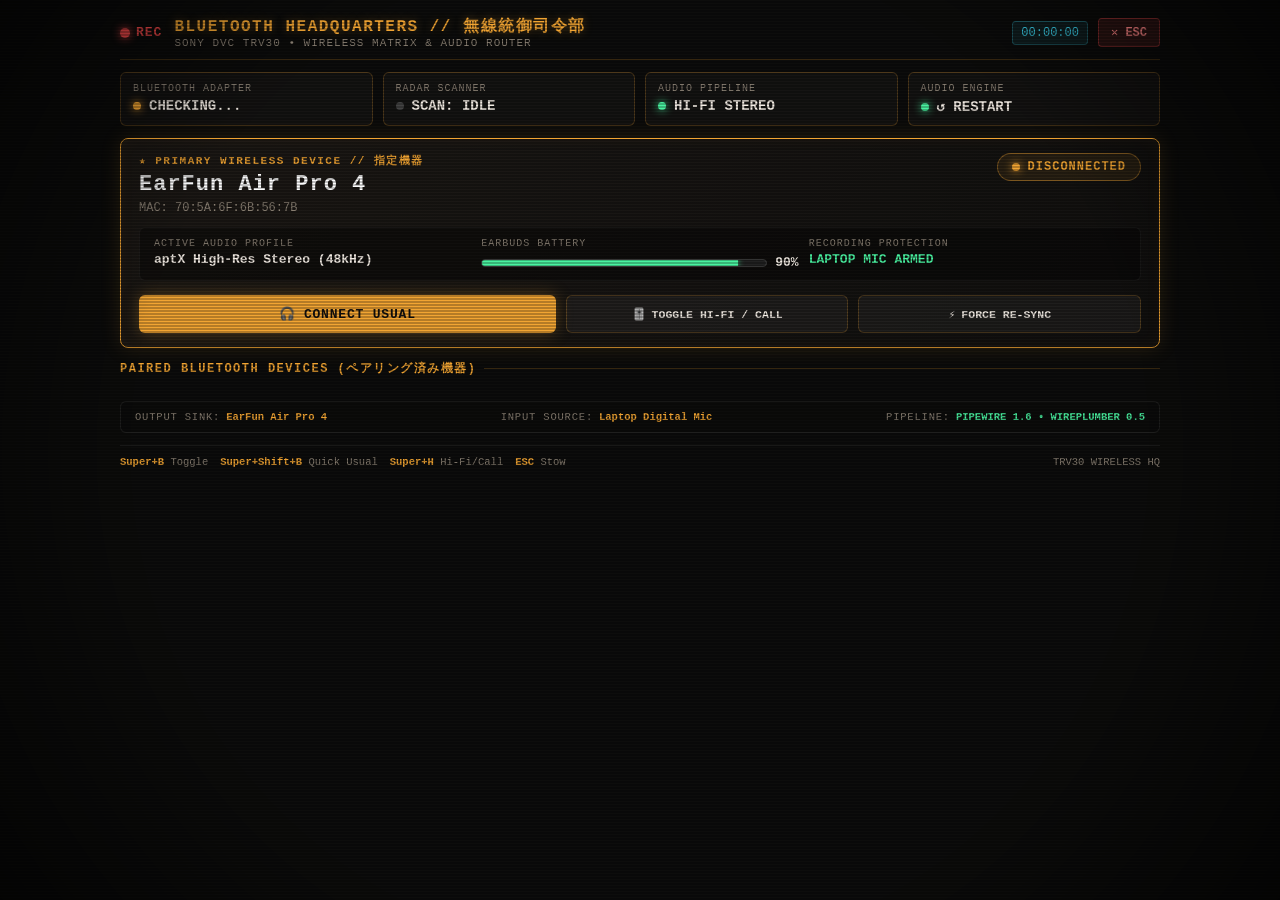
<file: hypr/bluetooth-hq/index.html>
<!DOCTYPE html>
<html lang="en">
<head>
  <meta charset="UTF-8">
  <meta name="viewport" content="width=device-width, initial-scale=1.0">
  <title>TRV30 Bluetooth Headquarters</title>
  <style>
    :root {
      --bg: #0d0d0c;
      --card-bg: rgba(24, 23, 22, 0.85);
      --card-border: rgba(242, 165, 51, 0.25);
      --amber: #f2a533;
      --amber-glow: rgba(242, 165, 51, 0.35);
      --amber-dim: #996922;
      --green: #4af2a1;
      --green-glow: rgba(74, 242, 161, 0.3);
      --red: #f24a4a;
      --cyan: #3cd0ea;
      --text-main: #f5eee6;
      --text-muted: #8c8275;
      --font-mono: "JetBrains Mono", "Courier New", monospace;
    }

    * {
      box-sizing: border-box;
      margin: 0;
      padding: 0;
      user-select: none;
    }

    body {
      background-color: var(--bg);
      color: var(--text-main);
      font-family: var(--font-mono);
      min-height: 100vh;
      display: flex;
      flex-direction: column;
      overflow-x: hidden;
      position: relative;
    }

    /* CRT scanline and vignette overlay */
    body::before {
      content: " ";
      position: fixed;
      top: 0; left: 0; right: 0; bottom: 0;
      background: linear-gradient(rgba(18, 16, 16, 0) 50%, rgba(0, 0, 0, 0.25) 50%),
                  radial-gradient(circle at center, transparent 65%, rgba(0,0,0,0.6) 100%);
      background-size: 100% 3px, 100% 100%;
      pointer-events: none;
      z-index: 100;
    }

    .container {
      max-width: 1080px;
      margin: 0 auto;
      padding: 16px 20px;
      width: 100%;
      display: flex;
      flex-direction: column;
      gap: 12px;
      position: relative;
      z-index: 1;
    }

    /* Header OSD */
    .header-osd {
      display: flex;
      justify-content: space-between;
      align-items: center;
      border-bottom: 1px solid var(--card-border);
      padding-bottom: 10px;
      gap: 12px;
    }

    .osd-brand {
      display: flex;
      align-items: center;
      gap: 12px;
    }

    .rec-indicator {
      display: inline-flex;
      align-items: center;
      gap: 6px;
      color: var(--red);
      font-size: 13px;
      font-weight: 700;
      letter-spacing: 1px;
    }

    .rec-dot {
      width: 10px;
      height: 10px;
      background-color: var(--red);
      border-radius: 50%;
      box-shadow: 0 0 8px var(--red);
      animation: pulse 1.2s infinite ease-in-out;
    }

    @keyframes pulse {
      0%, 100% { opacity: 1; transform: scale(1); }
      50% { opacity: 0.3; transform: scale(0.85); }
    }

    .osd-title {
      font-size: 16px;
      font-weight: 700;
      letter-spacing: 1.5px;
      color: var(--amber);
      text-shadow: 0 0 10px var(--amber-glow);
    }

    .osd-subtitle {
      font-size: 11px;
      color: var(--text-muted);
      letter-spacing: 1px;
    }

    .osd-actions {
      display: flex;
      align-items: center;
      gap: 10px;
      white-space: nowrap;
      flex-shrink: 0;
    }

    .telemetry-tag {
      font-size: 12px;
      color: var(--cyan);
      background: rgba(60, 208, 234, 0.1);
      border: 1px solid rgba(60, 208, 234, 0.3);
      padding: 4px 8px;
      border-radius: 4px;
    }

    .btn-close {
      background: rgba(242, 74, 74, 0.15);
      border: 1px solid rgba(242, 74, 74, 0.4);
      color: #ff8585;
      font-family: inherit;
      font-size: 12px;
      font-weight: bold;
      padding: 6px 12px;
      border-radius: 4px;
      cursor: pointer;
      transition: all 0.15s ease;
    }

    .btn-close:hover {
      background: rgba(242, 74, 74, 0.3);
      color: #fff;
    }

    /* Master Action Controls */
    .master-bar {
      display: grid;
      grid-template-columns: repeat(4, minmax(0, 1fr));
      gap: 10px;
    }

    .cmd-btn {
      background: var(--card-bg);
      border: 1px solid var(--card-border);
      color: var(--text-main);
      padding: 10px 12px;
      border-radius: 6px;
      font-family: inherit;
      cursor: pointer;
      display: flex;
      flex-direction: column;
      gap: 4px;
      transition: all 0.2s ease;
      text-align: left;
      min-width: 0;
    }

    .cmd-btn:hover {
      border-color: var(--amber);
      box-shadow: 0 0 12px var(--amber-glow);
      transform: translateY(-1px);
    }

    .cmd-btn.active {
      border-color: var(--green);
      background: rgba(74, 242, 161, 0.08);
      box-shadow: 0 0 12px var(--green-glow);
    }

    .cmd-btn.disabled {
      opacity: 0.5;
      border-color: rgba(255, 255, 255, 0.1);
    }

    .cmd-btn .label {
      font-size: 10px;
      color: var(--text-muted);
      letter-spacing: 1px;
      text-transform: uppercase;
    }

    .cmd-btn .value {
      font-size: 14px;
      font-weight: bold;
      display: flex;
      align-items: center;
      gap: 8px;
    }

    .led {
      width: 8px;
      height: 8px;
      border-radius: 50%;
      background: #444;
    }

    .led.green {
      background: var(--green);
      box-shadow: 0 0 8px var(--green);
    }

    .led.amber {
      background: var(--amber);
      box-shadow: 0 0 8px var(--amber);
    }

    .led.red {
      background: var(--red);
      box-shadow: 0 0 8px var(--red);
    }

    /* HERO: My Usual Device Card */
    .hero-card {
      background: linear-gradient(135deg, rgba(32, 28, 24, 0.9) 0%, rgba(18, 17, 16, 0.95) 100%);
      border: 1px solid var(--amber);
      box-shadow: 0 0 20px rgba(242, 165, 51, 0.15), inset 0 0 15px rgba(242, 165, 51, 0.05);
      border-radius: 8px;
      padding: 14px 18px;
      display: flex;
      flex-direction: column;
      gap: 12px;
    }

    .hero-top {
      display: flex;
      justify-content: space-between;
      align-items: flex-start;
    }

    .hero-info {
      display: flex;
      flex-direction: column;
      gap: 4px;
    }

    .hero-badge {
      display: inline-flex;
      align-items: center;
      gap: 6px;
      font-size: 11px;
      color: var(--amber);
      letter-spacing: 1.5px;
      text-transform: uppercase;
      font-weight: 700;
    }

    .hero-name {
      font-size: 22px;
      font-weight: 800;
      letter-spacing: 1px;
      color: #fff;
    }

    .hero-mac {
      font-size: 12px;
      color: var(--text-muted);
    }

    .hero-status-pill {
      display: flex;
      align-items: center;
      gap: 8px;
      padding: 6px 14px;
      border-radius: 20px;
      font-size: 12px;
      font-weight: 700;
      letter-spacing: 1px;
    }

    .hero-status-pill.connected {
      background: rgba(74, 242, 161, 0.15);
      border: 1px solid var(--green);
      color: var(--green);
    }

    .hero-status-pill.disconnected {
      background: rgba(242, 165, 51, 0.1);
      border: 1px solid rgba(242, 165, 51, 0.4);
      color: var(--amber);
    }

    .hero-telemetry-row {
      display: grid;
      grid-template-columns: repeat(3, minmax(0, 1fr));
      gap: 10px;
      background: rgba(0, 0, 0, 0.35);
      border: 1px solid rgba(255, 255, 255, 0.06);
      border-radius: 6px;
      padding: 10px 14px;
    }

    .telemetry-item {
      display: flex;
      flex-direction: column;
      gap: 3px;
    }

    .telemetry-label {
      font-size: 10px;
      color: var(--text-muted);
      letter-spacing: 1px;
    }

    .telemetry-val {
      font-size: 13px;
      font-weight: 700;
      color: var(--text-main);
    }

    .battery-bar-container {
      display: flex;
      align-items: center;
      gap: 8px;
      margin-top: 3px;
    }

    .battery-track {
      flex: 1;
      height: 8px;
      background: #222;
      border-radius: 4px;
      overflow: hidden;
      border: 1px solid #444;
    }

    .battery-fill {
      height: 100%;
      background: var(--green);
      box-shadow: 0 0 6px var(--green);
      transition: width 0.3s ease;
    }

    .hero-actions-row {
      display: flex;
      gap: 10px;
      margin-top: 2px;
      flex-wrap: wrap;
    }

    .hero-main-btn {
      flex: 1.5;
      min-width: 180px;
      padding: 11px 16px;
      font-family: inherit;
      font-size: 13px;
      font-weight: 800;
      letter-spacing: 0.8px;
      border-radius: 6px;
      cursor: pointer;
      display: flex;
      align-items: center;
      justify-content: center;
      gap: 8px;
      white-space: nowrap;
      transition: all 0.2s ease;
    }

    .hero-main-btn.connect {
      background: var(--amber);
      color: #12100e;
      border: none;
      box-shadow: 0 0 16px var(--amber-glow);
    }

    .hero-main-btn.connect:hover {
      background: #ffb74d;
      box-shadow: 0 0 24px rgba(242, 165, 51, 0.6);
      transform: translateY(-1px);
    }

    .hero-main-btn.disconnect {
      background: rgba(242, 74, 74, 0.2);
      border: 1px solid var(--red);
      color: #ff9e9e;
    }

    .hero-main-btn.disconnect:hover {
      background: rgba(242, 74, 74, 0.35);
      color: #fff;
    }

    .hero-sub-btn {
      flex: 1;
      min-width: 150px;
      padding: 11px 12px;
      background: rgba(255, 255, 255, 0.05);
      border: 1px solid var(--card-border);
      color: var(--text-main);
      font-family: inherit;
      font-size: 11.5px;
      font-weight: 600;
      border-radius: 6px;
      cursor: pointer;
      transition: all 0.15s ease;
      display: flex;
      align-items: center;
      justify-content: center;
      gap: 6px;
      white-space: nowrap;
    }

    .hero-sub-btn:hover {
      border-color: var(--amber);
      color: var(--amber);
      background: rgba(242, 165, 51, 0.1);
    }

    /* Device Rack */
    .section-title {
      font-size: 12px;
      letter-spacing: 1.5px;
      color: var(--amber);
      text-transform: uppercase;
      font-weight: 700;
      display: flex;
      align-items: center;
      gap: 8px;
    }

    .section-title::after {
      content: "";
      flex: 1;
      height: 1px;
      background: var(--card-border);
    }

    .device-grid {
      display: grid;
      grid-template-columns: repeat(auto-fill, minmax(240px, 1fr));
      gap: 10px;
    }

    .dev-card {
      background: var(--card-bg);
      border: 1px solid var(--card-border);
      border-radius: 6px;
      padding: 12px 14px;
      display: flex;
      flex-direction: column;
      gap: 8px;
      transition: all 0.2s ease;
    }

    .dev-card:hover {
      border-color: rgba(242, 165, 51, 0.5);
    }

    .dev-card-header {
      display: flex;
      justify-content: space-between;
      align-items: flex-start;
    }

    .dev-card-info {
      display: flex;
      flex-direction: column;
      gap: 2px;
    }

    .dev-card-name {
      font-size: 14px;
      font-weight: 700;
      color: #fff;
    }

    .dev-card-mac {
      font-size: 11px;
      color: var(--text-muted);
    }

    .dev-card-actions {
      display: flex;
      gap: 8px;
      margin-top: 4px;
    }

    .action-btn {
      flex: 1;
      padding: 7px 9px;
      font-family: inherit;
      font-size: 11px;
      font-weight: 700;
      border-radius: 4px;
      cursor: pointer;
      text-align: center;
      white-space: nowrap;
      transition: all 0.15s ease;
      background: rgba(255, 255, 255, 0.06);
      border: 1px solid rgba(255, 255, 255, 0.15);
      color: var(--text-main);
    }

    .action-btn:hover {
      border-color: var(--amber);
      color: var(--amber);
    }

    .action-btn.primary {
      background: rgba(242, 165, 51, 0.15);
      border-color: var(--amber);
      color: var(--amber);
    }

    .action-btn.primary:hover {
      background: var(--amber);
      color: #12100e;
    }

    .action-btn.danger {
      background: rgba(242, 74, 74, 0.1);
      border-color: rgba(242, 74, 74, 0.3);
      color: #ff8e8e;
    }

    .action-btn.danger:hover {
      background: rgba(242, 74, 74, 0.25);
      color: #fff;
    }

    /* Diagnostics & Routing Rack */
    .diag-rack {
      background: rgba(14, 13, 12, 0.7);
      border: 1px solid rgba(255, 255, 255, 0.08);
      border-radius: 6px;
      padding: 9px 14px;
      display: flex;
      justify-content: space-between;
      align-items: center;
      font-size: 10.5px;
      flex-wrap: wrap;
      gap: 10px;
    }

    .diag-item {
      display: flex;
      align-items: center;
      gap: 6px;
      white-space: nowrap;
    }

    .diag-label {
      color: var(--text-muted);
      letter-spacing: 0.8px;
    }

    .diag-val {
      color: var(--amber);
      font-weight: bold;
    }

    /* Footer Guide */
    .footer-osd {
      border-top: 1px solid rgba(255, 255, 255, 0.08);
      padding-top: 10px;
      display: flex;
      justify-content: space-between;
      align-items: center;
      font-size: 10.5px;
      color: var(--text-muted);
      gap: 10px;
      flex-wrap: wrap;
    }

    .hotkey-list {
      display: flex;
      gap: 12px;
      flex-wrap: wrap;
      white-space: nowrap;
    }

    .hotkey {
      color: var(--amber);
      font-weight: bold;
    }
  </style>
</head>
<body>
  <div class="container">
    <!-- Header OSD -->
    <header class="header-osd">
      <div class="osd-brand">
        <div class="rec-indicator">
          <div class="rec-dot"></div>
          <span>REC</span>
        </div>
        <div>
          <div class="osd-title">BLUETOOTH HEADQUARTERS // 無線統御司令部</div>
          <div class="osd-subtitle">SONY DVC TRV30 • WIRELESS MATRIX & AUDIO ROUTER</div>
        </div>
      </div>
      <div class="osd-actions">
        <div class="telemetry-tag" id="osdClock">00:00:00</div>
        <button class="btn-close" onclick="sendAction('close')">✕ ESC</button>
      </div>
    </header>

    <!-- Master Action Bar -->
    <div class="master-bar">
      <!-- 1. Adapter Power Toggle -->
      <button class="cmd-btn" id="btnPower" onclick="sendAction('toggle_power')">
        <span class="label">BLUETOOTH ADAPTER</span>
        <span class="value">
          <span class="led amber" id="ledPower"></span>
          <span id="txtPower">CHECKING...</span>
        </span>
      </button>

      <!-- 2. Radar Scan Toggle -->
      <button class="cmd-btn" id="btnScan" onclick="toggleScan()">
        <span class="label">RADAR SCANNER</span>
        <span class="value">
          <span class="led" id="ledScan"></span>
          <span id="txtScan">SCAN: IDLE</span>
        </span>
      </button>

      <!-- 3. Audio Mode Toggle (Hi-Fi vs Call) -->
      <button class="cmd-btn" id="btnAudioMode" onclick="sendAction('toggle_audio_mode')">
        <span class="label">AUDIO PIPELINE</span>
        <span class="value">
          <span class="led green" id="ledAudio"></span>
          <span id="txtAudio">HI-FI STEREO</span>
        </span>
      </button>

      <!-- 4. Pipeline Restart / Fix -->
      <button class="cmd-btn" onclick="sendAction('restart_pipeline')">
        <span class="label">AUDIO ENGINE</span>
        <span class="value">
          <span class="led green"></span>
          <span>↺ RESTART</span>
        </span>
      </button>
    </div>

    <!-- HERO: "MY USUAL" Dedicated Console -->
    <section class="hero-card" id="heroCard">
      <div class="hero-top">
        <div class="hero-info">
          <div class="hero-badge">★ PRIMARY WIRELESS DEVICE // 指定機器</div>
          <div class="hero-name">EarFun Air Pro 4</div>
          <div class="hero-mac" id="heroMac">MAC: 70:5A:6F:6B:56:7B</div>
        </div>
        <div class="hero-status-pill disconnected" id="heroStatusPill">
          <span class="led amber" id="heroLed"></span>
          <span id="heroStatusText">DISCONNECTED</span>
        </div>
      </div>

      <div class="hero-telemetry-row">
        <div class="telemetry-item">
          <span class="telemetry-label">ACTIVE AUDIO PROFILE</span>
          <span class="telemetry-val" id="heroCodec">aptX High-Res Stereo (48kHz)</span>
        </div>
        <div class="telemetry-item">
          <span class="telemetry-label">EARBUDS BATTERY</span>
          <div class="battery-bar-container">
            <div class="battery-track">
              <div class="battery-fill" id="heroBatteryFill" style="width: 90%;"></div>
            </div>
            <span class="telemetry-val" id="heroBatteryText">90%</span>
          </div>
        </div>
        <div class="telemetry-item">
          <span class="telemetry-label">RECORDING PROTECTION</span>
          <span class="telemetry-val" style="color: var(--green);">LAPTOP MIC ARMED</span>
        </div>
      </div>

      <div class="hero-actions-row">
        <button class="hero-main-btn connect" id="heroMainBtn" onclick="toggleUsual()">
          <span id="heroBtnIcon">🎧</span>
          <span id="heroBtnText">CONNECT USUAL</span>
        </button>
        <button class="hero-sub-btn" onclick="sendAction('toggle_audio_mode')">
          <span>🎚️</span>
          <span>TOGGLE HI-FI / CALL</span>
        </button>
        <button class="hero-sub-btn" onclick="sendAction('connect', {mac: '70:5A:6F:6B:56:7B'})">
          <span>⚡</span>
          <span>FORCE RE-SYNC</span>
        </button>
      </div>
    </section>

    <!-- Paired Devices Rack -->
    <div class="section-title">PAIRED BLUETOOTH DEVICES (ペアリング済み機器)</div>
    <div class="device-grid" id="deviceGrid">
      <!-- Rendered dynamically -->
    </div>

    <!-- Diagnostics / Audio Route Bar -->
    <div class="diag-rack">
      <div class="diag-item">
        <span class="diag-label">OUTPUT SINK:</span>
        <span class="diag-val" id="diagSink">EarFun Air Pro 4</span>
      </div>
      <div class="diag-item">
        <span class="diag-label">INPUT SOURCE:</span>
        <span class="diag-val" id="diagSource">Laptop Digital Mic</span>
      </div>
      <div class="diag-item">
        <span class="diag-label">PIPELINE:</span>
        <span class="diag-val" style="color: var(--green);">PIPEWIRE 1.6 • WIREPLUMBER 0.5</span>
      </div>
    </div>

    <!-- Footer OSD -->
    <footer class="footer-osd">
      <div class="hotkey-list">
        <span><span class="hotkey">Super+B</span> Toggle</span>
        <span><span class="hotkey">Super+Shift+B</span> Quick Usual</span>
        <span><span class="hotkey">Super+H</span> Hi-Fi/Call</span>
        <span><span class="hotkey">ESC</span> Stow</span>
      </div>
      <div style="white-space: nowrap;">TRV30 WIRELESS HQ</div>
    </footer>
  </div>

  <script>
    let currentState = null;
    let isScanning = false;

    function sendAction(action, payload = {}) {
      const msg = { action, ...payload };
      if (window.webkit && window.webkit.messageHandlers && window.webkit.messageHandlers.bthq) {
        window.webkit.messageHandlers.bthq.postMessage(JSON.stringify(msg));
      } else {
        console.log("Mock message:", msg);
      }
    }

    function toggleScan() {
      isScanning = !isScanning;
      sendAction("toggle_scan", { scan: isScanning });
      updateScanUI(isScanning);
    }

    function updateScanUI(scanning) {
      const btn = document.getElementById("btnScan");
      const led = document.getElementById("ledScan");
      const txt = document.getElementById("txtScan");
      if (scanning) {
        btn.classList.add("active");
        led.className = "led green";
        txt.innerText = "SCANNING...";
      } else {
        btn.classList.remove("active");
        led.className = "led";
        txt.innerText = "SCAN: IDLE";
      }
    }

    function toggleUsual() {
      const usual = currentState?.devices?.find(d => d.is_usual);
      if (usual && usual.connected) {
        sendAction("disconnect", { mac: usual.mac });
      } else {
        sendAction("connect", { mac: "70:5A:6F:6B:56:7B" });
      }
    }

    // Called by Python WebKit evaluate_javascript
    window.updateBluetoothHQ = function(state) {
      currentState = state;
      document.getElementById("osdClock").innerText = state.timestamp || "00:00:00";

      // 1. Adapter Power
      const btnPower = document.getElementById("btnPower");
      const ledPower = document.getElementById("ledPower");
      const txtPower = document.getElementById("txtPower");
      if (state.powered) {
        btnPower.classList.add("active");
        ledPower.className = "led green";
        txtPower.innerText = "ACTIVE (ON)";
      } else {
        btnPower.classList.remove("active");
        ledPower.className = "led red";
        txtPower.innerText = "DISABLED (OFF)";
      }

      // 2. Scan status
      isScanning = !!state.discovering;
      updateScanUI(isScanning);

      // 3. Audio status
      const btnAudio = document.getElementById("btnAudioMode");
      const ledAudio = document.getElementById("ledAudio");
      const txtAudio = document.getElementById("txtAudio");
      if (state.audio.is_call) {
        btnAudio.classList.remove("active");
        ledAudio.className = "led amber";
        txtAudio.innerText = "🎙️ CALL MODE";
      } else {
        btnAudio.classList.add("active");
        ledAudio.className = "led green";
        txtAudio.innerText = "🎧 HI-FI MUSIC";
      }

      // 4. Hero Usual Device
      const usual = state.devices.find(d => d.is_usual) || {
        mac: "70:5A:6F:6B:56:7B",
        name: "EarFun Air Pro 4",
        connected: false,
        battery: null
      };

      const heroPill = document.getElementById("heroStatusPill");
      const heroLed = document.getElementById("heroLed");
      const heroStatusText = document.getElementById("heroStatusText");
      const heroMainBtn = document.getElementById("heroMainBtn");
      const heroBtnIcon = document.getElementById("heroBtnIcon");
      const heroBtnText = document.getElementById("heroBtnText");
      const heroCodec = document.getElementById("heroCodec");
      const heroBatteryFill = document.getElementById("heroBatteryFill");
      const heroBatteryText = document.getElementById("heroBatteryText");

      if (usual.connected) {
        heroPill.className = "hero-status-pill connected";
        heroLed.className = "led green";
        heroStatusText.innerText = "CONNECTED";

        heroMainBtn.className = "hero-main-btn disconnect";
        heroBtnIcon.innerText = "⚡";
        heroBtnText.innerText = "DISCONNECT EARFUN";

        heroCodec.innerText = state.audio.codec || "aptX High-Res Stereo (48kHz)";
      } else {
        heroPill.className = "hero-status-pill disconnected";
        heroLed.className = "led amber";
        heroStatusText.innerText = "DISCONNECTED";

        heroMainBtn.className = "hero-main-btn connect";
        heroBtnIcon.innerText = "🎧";
        heroBtnText.innerText = "CONNECT USUAL (EARFUN)";

        heroCodec.innerText = "Standby (Ready to connect)";
      }

      if (usual.battery !== null && usual.battery !== undefined) {
        heroBatteryFill.style.width = usual.battery + "%";
        heroBatteryText.innerText = usual.battery + "%";
      } else {
        heroBatteryFill.style.width = usual.connected ? "90%" : "0%";
        heroBatteryText.innerText = usual.connected ? "Active" : "N/A";
      }

      // 5. Diagnostics
      document.getElementById("diagSink").innerText = state.audio.default_sink || "Speakers";
      document.getElementById("diagSource").innerText = state.audio.default_source || "Laptop Digital Mic";

      // 6. Device Grid
      renderDeviceGrid(state.devices);
    };

    function renderDeviceGrid(devices) {
      const grid = document.getElementById("deviceGrid");
      grid.innerHTML = "";

      devices.forEach(dev => {
        const card = document.createElement("div");
        card.className = "dev-card";

        const iconSymbol = dev.icon === "headphones" ? "🎧" : (dev.icon === "phone" ? "📱" : "🎮");
        const statusBadge = dev.connected
          ? `<span style="color: var(--green); font-weight: bold; font-size: 11px;">● CONNECTED</span>`
          : `<span style="color: var(--text-muted); font-size: 11px;">○ PAIRED</span>`;

        card.innerHTML = `
          <div class="dev-card-header">
            <div class="dev-card-info">
              <div class="dev-card-name">${iconSymbol} ${escapeHtml(dev.name)}</div>
              <div class="dev-card-mac">${escapeHtml(dev.mac)} ${dev.battery ? `| 🔋 ${dev.battery}%` : ''}</div>
            </div>
            ${statusBadge}
          </div>
          <div class="dev-card-actions">
            ${dev.connected
              ? `<button class="action-btn danger" onclick="sendAction('disconnect', {mac: '${dev.mac}'})">DISCONNECT</button>`
              : `<button class="action-btn primary" onclick="sendAction('connect', {mac: '${dev.mac}'})">CONNECT</button>`
            }
            <button class="action-btn" onclick="sendAction('remove', {mac: '${dev.mac}'})">UNPAIR</button>
          </div>
        `;
        grid.appendChild(card);
      });
    }

    function escapeHtml(str) {
      if (!str) return "";
      return str.replace(/&/g, "&amp;").replace(/</g, "&lt;").replace(/>/g, "&gt;");
    }

    // Keyboard shortcuts inside Deck
    window.addEventListener("keydown", (e) => {
      if (e.key === "Escape") {
        sendAction("close");
      } else if (e.key === "c" || e.key === "C") {
        toggleUsual();
      } else if (e.key === "h" || e.key === "H") {
        sendAction("toggle_audio_mode");
      } else if (e.key === "s" || e.key === "S") {
        toggleScan();
      } else if (e.key === "p" || e.key === "P") {
        sendAction("toggle_power");
      }
    });

    // Request initial state on boot
    window.addEventListener("DOMContentLoaded", () => {
      sendAction("get_state");
    });
  </script>
</body>
</html>
</file>
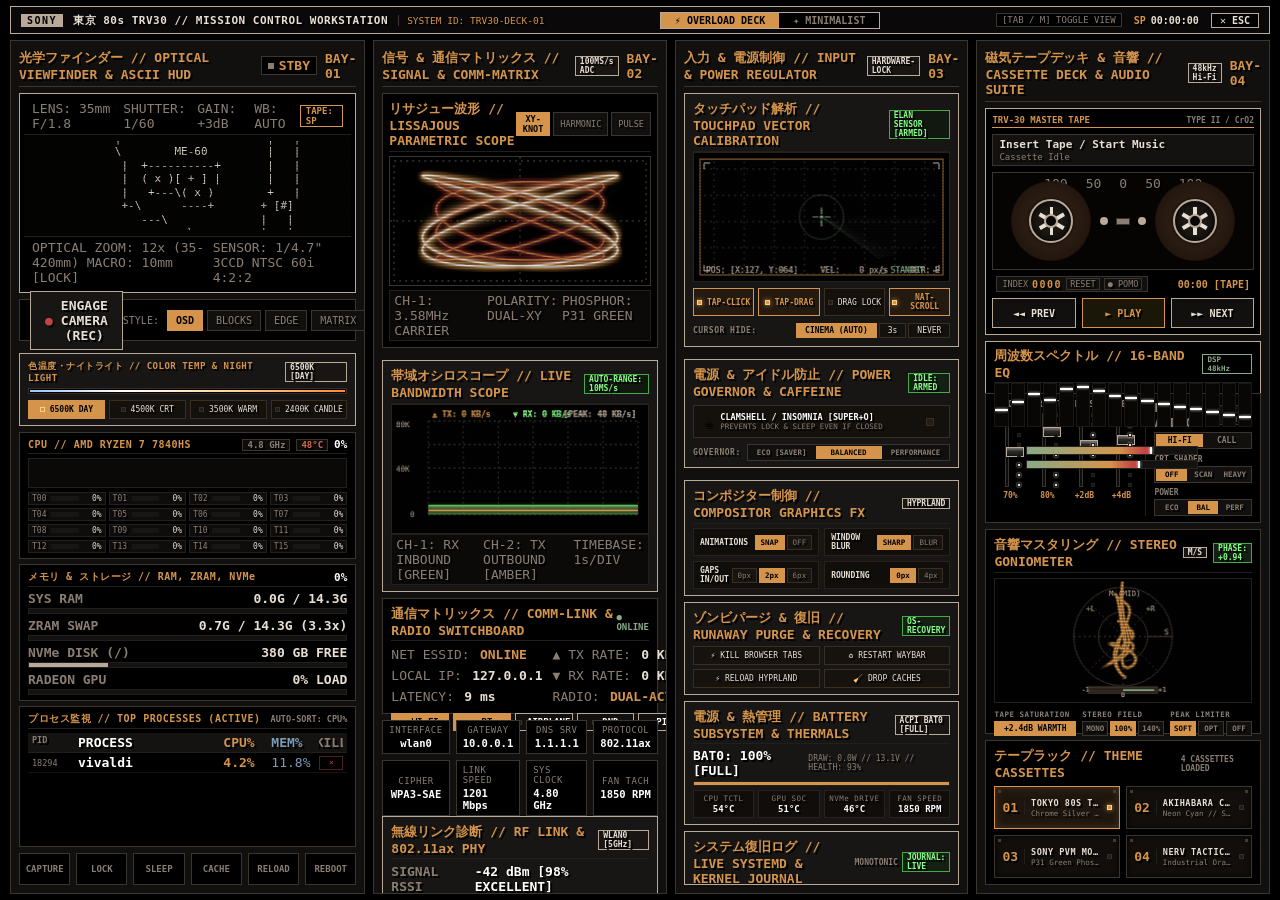
<file: hypr/command-center/index.html>
<!DOCTYPE html>
<html lang="en">
<head>
  <meta charset="UTF-8">
  <meta name="viewport" content="width=device-width, initial-scale=1.0">
  <title>Tokyo 80s TRV30 Master Deck — Mission Control Workstation</title>
  <link rel="stylesheet" href="style.css">
</head>
<body class="theme-trv30 mode-overload">
  <div class="deck-container">

    <!-- MASTER MISSION-CONTROL TOP STATUS BAR -->
    <header class="deck-master-bar">
      <div class="master-bar-left">
        <span class="badge-sony-solid">SONY</span>
        <span class="master-deck-title">東京 80s TRV30 // MISSION CONTROL WORKSTATION</span>
        <span class="master-session-tag">SYSTEM ID: TRV30-DECK-01</span>
      </div>

      <div class="master-bar-center">
        <div class="mode-switch-group">
          <button class="mode-toggle-btn active" id="btn-mode-overload" title="Full 4-Bay Mission Control Overload (Press Tab or M)">⚡ OVERLOAD DECK</button>
          <button class="mode-toggle-btn" id="btn-mode-minimal" title="Clean Distraction-Free Minimalist Cockpit (Press Tab or M)">✦ MINIMALIST</button>
        </div>
      </div>

      <div class="master-bar-right">
        <span class="hotkey-hint">[TAB / M] TOGGLE VIEW</span>
        <div class="session-timecode-top">
          <span class="dim-label">SP</span>
          <span class="tc-val" id="sp-timecode">00:00:00</span>
        </div>
        <button class="btn-esc-inline" id="btn-master-close" title="Close Command Center (Esc)">✕ ESC</button>
      </div>
    </header>


    <!-- ═════════ MAIN QUAD CONSOLE (4 COHESIVE MISSION BAYS) ═════════ -->
    <main class="deck-main" id="deck-main">

      <!-- ═══════════════════════════════════════════════════════════════
           BAY 01: OPTICAL VIEW-FINDER & SENSOR SUITE
           ═══════════════════════════════════════════════════════════════ -->
      <section class="console-pane pane-bay pane-bay-1">
        <div class="pane-header">
          <div class="pane-title-group">
            <span class="pane-title">光学ファインダー // OPTICAL VIEWFINDER & ASCII HUD</span>
          </div>
          <div class="pane-header-actions">
            <div class="rec-indicator" id="rec-indicator">
              <span class="rec-dot"></span>
              <span class="rec-text" id="rec-status-text">STBY</span>
            </div>
            <span class="pane-id">BAY-01</span>
          </div>
        </div>

        <!-- CRT Screen Housing -->
        <div class="crt-housing">
          <div class="crt-bezel">
            <!-- Viewfinder OSD Header -->
            <div class="vf-osd vf-osd-top">
              <span>LENS: 35mm F/1.8</span>
              <span>SHUTTER: 1/60</span>
              <span>GAIN: +3dB</span>
              <span>WB: AUTO</span>
              <span id="vf-status-tag" class="vf-pill-stby">TAPE: SP</span>
            </div>

            <!-- Viewfinder Display Area (Pure ASCII Screen) -->
            <div class="vf-screen-area" id="vf-screen-area">
              <pre id="ascii-output"></pre>
              <!-- Live video element kept in-viewport for hardware decoding without compositor scaling -->
              <video id="raw-video" autoplay playsinline muted style="position: absolute; width: 2px; height: 2px; opacity: 0; pointer-events: none; z-index: -1;"></video>
              <!-- Retro CRT Scanline Overlay -->
              <div class="crt-overlay-mesh"></div>
            </div>

            <!-- Viewfinder OSD Footer (Authentic Camcorder Optical Telemetry) -->
            <div class="vf-osd vf-osd-bottom">
              <span id="optic-telemetry">OPTICAL ZOOM: 12x (35-420mm)  MACRO: 10mm [LOCK]</span>
              <span>SENSOR: 1/4.7" 3CCD  NTSC 60i 4:2:2</span>
            </div>
          </div>
        </div>

        <!-- Camera Shutter & Style Selectors -->
        <div class="shutter-control-bar">
          <button class="btn-shutter" id="btn-shutter-toggle">
            <span class="shutter-icon">●</span>
            <span class="shutter-label" id="shutter-label">ENGAGE CAMERA (REC)</span>
          </button>
          <div class="cam-style-toggles">
            <span class="style-label">STYLE:</span>
            <button class="style-pill active" data-style="classic">OSD</button>
            <button class="style-pill" data-style="blocks">BLOCKS</button>
            <button class="style-pill" data-style="contour">EDGE</button>
            <button class="style-pill" data-style="matrix">MATRIX</button>
          </div>
        </div>

        <!-- Night Light & Color Temperature Spectrum Hanger -->
        <div class="hanger-card color-temp-card">
          <div class="hanger-head">
            <span class="hanger-title">色温度・ナイトライト // COLOR TEMP & NIGHT LIGHT</span>
            <span class="badge-tech" id="kelvin-readout">6500K [DAY]</span>
          </div>
          <div class="kelvin-bar-wrap">
            <div class="kelvin-spectrum-gradient"></div>
          </div>
          <div class="kelvin-btn-grid">
            <button class="kelvin-btn active" data-kelvin="6500" data-shader="off"><span class="latch-led on"></span>6500K DAY</button>
            <button class="kelvin-btn" data-kelvin="4500" data-shader="scanlines"><span class="latch-led"></span>4500K CRT</button>
            <button class="kelvin-btn" data-kelvin="3500" data-shader="warm-3500"><span class="latch-led"></span>3500K WARM</button>
            <button class="kelvin-btn" data-kelvin="2400" data-shader="warm-2400"><span class="latch-led"></span>2400K CANDLE</button>
          </div>
        </div>

        <!-- ═════════ BTOP SYSTEM PERFORMANCE TELEMETRY SUITE ═════════ -->
        <div class="btop-suite-container">
          <!-- CPU & Cores Header -->
          <div class="btop-card btop-cpu-card">
            <div class="btop-card-header">
              <span class="btop-label">CPU // AMD RYZEN 7 7840HS</span>
              <div class="btop-header-tags">
                <span class="btop-tag" id="cpu-clock-tag">4.8 GHz</span>
                <span class="btop-tag tag-temp" id="temp-val">48°C</span>
                <span class="btop-stat-highlight" id="cpu-val">0%</span>
              </div>
            </div>

            <!-- CPU History Sparkline Canvas -->
            <div class="cpu-sparkline-wrap">
              <canvas id="cpu-sparkline-canvas" width="460" height="34"></canvas>
            </div>

            <!-- 16-Core Thread Matrix -->
            <div class="btop-cores-grid" id="btop-cores-grid">
              <!-- Dynamically populated 16 cores T00-T15 -->
            </div>
          </div>

          <!-- Memory, ZRAM & Storage Multi-Meter -->
          <div class="btop-card btop-mem-card">
            <div class="btop-card-header">
              <span class="btop-label">メモリ & ストレージ // RAM, ZRAM, NVMe</span>
              <span class="btop-stat-highlight" id="ram-pct-badge">0%</span>
            </div>

            <div class="btop-dual-meters">
              <!-- SYS RAM -->
              <div class="btop-meter-row">
                <div class="btop-meter-meta">
                  <span class="meter-name">SYS RAM</span>
                  <span class="meter-detail" id="ram-val">0.0G / 14.3G</span>
                </div>
                <div class="btop-bar-track">
                  <div class="btop-bar-fill bar-ram" id="ram-bar" style="width: 0%"></div>
                </div>
              </div>

              <!-- ZRAM -->
              <div class="btop-meter-row">
                <div class="btop-meter-meta">
                  <span class="meter-name">ZRAM SWAP</span>
                  <span class="meter-detail" id="zram-val">0.7G / 14.3G (3.3x)</span>
                </div>
                <div class="btop-bar-track">
                  <div class="btop-bar-fill bar-zram" id="zram-bar" style="width: 0%"></div>
                </div>
              </div>

              <!-- NVMe DISK -->
              <div class="btop-meter-row">
                <div class="btop-meter-meta">
                  <span class="meter-name">NVMe DISK (/)</span>
                  <span class="meter-detail" id="disk-val">380 GB FREE</span>
                </div>
                <div class="btop-bar-track">
                  <div class="btop-bar-fill bar-disk" id="disk-bar" style="width: 25%"></div>
                </div>
              </div>

              <!-- RADEON GPU & TEMP -->
              <div class="btop-meter-row">
                <div class="btop-meter-meta">
                  <span class="meter-name">RADEON GPU</span>
                  <span class="meter-detail" id="gpu-detail">0% LOAD</span>
                </div>
                <div class="btop-bar-track">
                  <div class="btop-bar-fill bar-gpu" id="gpu-bar" style="width: 0%"></div>
                </div>
              </div>
            </div>
          </div>

          <!-- Top Processes Inspector Table (btop-style) -->
          <div class="btop-card btop-procs-card">
            <div class="btop-card-header">
              <span class="btop-label">プロセス監視 // TOP PROCESSES (ACTIVE)</span>
              <span class="btop-sub-label">AUTO-SORT: CPU%</span>
            </div>
            <div class="btop-procs-table">
              <div class="procs-header-row">
                <span class="p-col p-pid">PID</span>
                <span class="p-col p-name">PROCESS</span>
                <span class="p-col p-cpu">CPU%</span>
                <span class="p-col p-mem">MEM%</span>
                <span class="p-col p-act">KILL</span>
              </div>
              <div class="procs-body" id="btop-procs-list">
                <div class="proc-row">
                  <span class="p-col p-pid">18294</span>
                  <span class="p-col p-name">vivaldi</span>
                  <span class="p-col p-cpu">4.2%</span>
                  <span class="p-col p-mem">11.8%</span>
                  <button class="p-col p-act btn-proc-kill" data-pid="18294">✕</button>
                </div>
              </div>
            </div>
          </div>
        </div>

        <!-- System Override Quick Actions Bar -->
        <div class="sys-override-bar">
          <button class="sys-act-btn" data-act="screenshot" title="Capture Area Screenshot">CAPTURE</button>
          <button class="sys-act-btn" data-act="lock" title="Lock Screen (hyprlock)">LOCK</button>
          <button class="sys-act-btn" data-act="suspend" title="Suspend System">SLEEP</button>
          <button class="sys-act-btn" data-act="drop_caches" title="Flush Dirty RAM Caches">CACHE</button>
          <button class="sys-act-btn" data-act="reload_hypr" title="Reload Hyprland">RELOAD</button>
          <button class="sys-act-btn" data-act="reboot" title="Reboot System">REBOOT</button>
        </div>
      </section>


      <!-- ═══════════════════════════════════════════════════════════════
           BAY 02: VECTOR LAB, BANDWIDTH SCOPE & RADIO SWITCHBOARD
           ═══════════════════════════════════════════════════════════════ -->
      <section class="console-pane pane-bay pane-bay-2">
        <div class="pane-header">
          <div class="pane-title-group">
            <span class="pane-title">信号 & 通信マトリックス // SIGNAL & COMM-MATRIX</span>
          </div>
          <div class="pane-header-actions">
            <span class="badge-tech">100MS/s ADC</span>
            <span class="pane-id">BAY-02</span>
          </div>
        </div>

        <!-- 3D Lissajous Parametric Vector Oscilloscope -->
        <div class="vector-scope-box">
          <div class="vector-box-head">
            <span class="scope-title">リサジュー波形 // LISSAJOUS PARAMETRIC SCOPE</span>
            <div class="scope-mode-toggles">
              <button class="btn-scope-mode active" data-mode="lissajous">XY-KNOT</button>
              <button class="btn-scope-mode" data-mode="harmonic">HARMONIC</button>
              <button class="btn-scope-mode" data-mode="pulse">PULSE</button>
            </div>
          </div>
          <div class="canvas-housing">
            <canvas id="lissajous-canvas"></canvas>
            <div class="crt-overlay-mesh"></div>
          </div>
          <div class="scope-status-strip">
            <span>CH-1: 3.58MHz CARRIER</span>
            <span>POLARITY: DUAL-XY</span>
            <span>PHOSPHOR: P31 GREEN</span>
          </div>
        </div>

        <!-- Live Network Bandwidth Dual-Trace Phosphor Scope -->
        <div class="bandwidth-scope-box">
          <div class="vector-box-head">
            <span class="scope-title">帯域オシロスコープ // LIVE BANDWIDTH SCOPE</span>
            <div class="logic-clock-badge">AUTO-RANGE: 10MS/s</div>
          </div>
          <div class="canvas-housing bandwidth-canvas-housing">
            <canvas id="bandwidth-canvas"></canvas>
            <div class="crt-overlay-mesh"></div>
          </div>
          <div class="scope-status-strip">
            <span>CH-1: RX INBOUND [GREEN]</span>
            <span>CH-2: TX OUTBOUND [AMBER]</span>
            <span>TIMEBASE: 1s/DIV</span>
          </div>
        </div>

        <!-- Tactical Communications & Radio Switchboard -->
        <div class="comm-matrix-box">
          <div class="comm-header">
            <span>通信マトリックス // COMM-LINK & RADIO SWITCHBOARD</span>
            <span class="comm-status" id="net-status-badge">● ONLINE</span>
          </div>
          <div class="comm-body">
            <div class="comm-data-col">
              <div class="comm-data-row"><span class="comm-label">NET ESSID:</span> <span class="comm-val highlight" id="net-ssid">ONLINE</span></div>
              <div class="comm-data-row"><span class="comm-label">LOCAL IP:</span> <span class="comm-val" id="net-ip">127.0.0.1</span></div>
              <div class="comm-data-row"><span class="comm-label">LATENCY:</span> <span class="comm-val" id="net-ping">9 ms</span></div>
            </div>
            <div class="comm-traffic-col">
              <div class="comm-data-row"><span class="comm-label">▲ TX RATE:</span> <span class="comm-val" id="net-tx">0 KB/s</span></div>
              <div class="comm-data-row"><span class="comm-label">▼ RX RATE:</span> <span class="comm-val" id="net-rx">0 KB/s</span></div>
              <div class="comm-data-row"><span class="comm-label">RADIO:</span> <span class="comm-val highlight" id="radio-mode-tag">DUAL-ACTIVE</span></div>
            </div>
            <div class="comm-controls-col">
              <div class="comm-toggle-row">
                <button class="comm-toggle-btn active" id="btn-toggle-wifi" title="Toggle Wi-Fi Radio"><span class="latch-led on"></span>WI-FI</button>
                <button class="comm-toggle-btn active" id="btn-toggle-bt" title="Toggle Bluetooth Radio"><span class="latch-led on"></span>BT</button>
                <button class="comm-toggle-btn" id="btn-toggle-airplane" title="Toggle Airplane Mode (Kill RF)"><span class="latch-led"></span>AIRPLANE</button>
                <button class="comm-toggle-btn" id="btn-toggle-dnd" title="Toggle Notification Silence (DND)"><span class="latch-led"></span>DND</button>
                <button class="comm-toggle-btn" id="btn-ping-probe" title="Dispatch 3-Packet ICMP Probe">PING</button>
                <button class="comm-toggle-btn" id="btn-flush-dns" title="Flush Local DNS Cache">FLUSH</button>
              </div>
            </div>
          </div>
        </div>

        <!-- Network Routing & Interconnect Topology -->
        <div class="bus-matrix-box">
          <div class="bus-tile"><span class="bus-label">INTERFACE</span><span class="bus-val" id="tile-iface">wlan0</span></div>
          <div class="bus-tile"><span class="bus-label">GATEWAY</span><span class="bus-val" id="tile-gw">10.0.0.1</span></div>
          <div class="bus-tile"><span class="bus-label">DNS SRV</span><span class="bus-val">1.1.1.1</span></div>
          <div class="bus-tile"><span class="bus-label">PROTOCOL</span><span class="bus-val">802.11ax</span></div>
          <div class="bus-tile"><span class="bus-label">CIPHER</span><span class="bus-val">WPA3-SAE</span></div>
          <div class="bus-tile"><span class="bus-label">LINK SPEED</span><span class="bus-val">1201 Mbps</span></div>
          <div class="bus-tile"><span class="bus-label">SYS CLOCK</span><span class="bus-val">4.80 GHz</span></div>
          <div class="bus-tile"><span class="bus-label">FAN TACH</span><span class="bus-val">1850 RPM</span></div>
        </div>

        <!-- RF Spectrum & Wi-Fi 6 Link Diagnostics (Bento Compartment 5) -->
        <div class="rf-diagnostics-box">
          <div class="rf-diag-head">
            <span class="rf-diag-title">無線リンク診断 // RF LINK & 802.11ax PHY</span>
            <span class="badge-tech" id="rf-status-badge">WLAN0 [5GHz]</span>
          </div>
          <div class="rf-rssi-strip">
            <div class="rf-rssi-meta">
              <span class="rf-rssi-label">SIGNAL RSSI</span>
              <span class="rf-rssi-val" id="rf-rssi-val">-42 dBm [98% EXCELLENT]</span>
            </div>
            <div class="rf-bar-track">
              <div class="rf-bar-fill" id="rf-rssi-bar" style="width: 98%"></div>
            </div>
          </div>
          <div class="rf-grid-matrix">
            <div class="rf-tile"><span class="rf-k">BSSID</span><span class="rf-v" id="rf-bssid">9C:8C:D8:47:D6:F1</span></div>
            <div class="rf-tile"><span class="rf-k">FREQ / CH</span><span class="rf-v" id="rf-freq">5280 MHz (CH 56)</span></div>
            <div class="rf-tile"><span class="rf-k">PHY BITRATE</span><span class="rf-v" id="rf-rate">1170 Mbit/s</span></div>
            <div class="rf-tile"><span class="rf-k">IPV4 CIDR</span><span class="rf-v" id="rf-cidr">10.45.113.12/21</span></div>
          </div>
        </div>

        <!-- Active Sockets & Port Telemetry (Bento Compartment 6 - Flex: 1 to fill baseline) -->
        <div class="socket-monitor-box">
          <div class="socket-head">
            <span class="socket-title">ソケット監視 // ACTIVE SOCKETS & PORTS</span>
            <span class="badge-orbit" id="socket-count-tag">AUTO-REFRESH</span>
          </div>
          <div class="socket-table-wrap">
            <div class="socket-header-row">
              <span class="s-col s-proto">PROTO</span>
              <span class="s-col s-port">PORT</span>
              <span class="s-col s-svc">SERVICE / DAEMON</span>
              <span class="s-col s-st">STATE</span>
            </div>
            <div class="socket-body" id="socket-list-body">
              <div class="socket-row">
                <span class="s-col s-proto">TCP</span>
                <span class="s-col s-port">443</span>
                <span class="s-col s-svc">HTTPS / TLS Secure</span>
                <span class="s-col s-st st-estab">ESTAB</span>
              </div>
              <div class="socket-row">
                <span class="s-col s-proto">UDP</span>
                <span class="s-col s-port">5353</span>
                <span class="s-col s-svc">mDNS / Avahi Daemon</span>
                <span class="s-col s-st st-unconn">UNCONN</span>
              </div>
              <div class="socket-row">
                <span class="s-col s-proto">TCP</span>
                <span class="s-col s-port">80</span>
                <span class="s-col s-svc">HTTP / Local Web</span>
                <span class="s-col s-st st-listen">LISTEN</span>
              </div>
              <div class="socket-row">
                <span class="s-col s-proto">UDP</span>
                <span class="s-col s-port">546</span>
                <span class="s-col s-svc">DHCPv6 Client</span>
                <span class="s-col s-st st-unconn">UNCONN</span>
              </div>
              <div class="socket-row">
                <span class="s-col s-proto">TCP</span>
                <span class="s-col s-port">3000</span>
                <span class="s-col s-svc">Dev / Node Server</span>
                <span class="s-col s-st st-listen">LISTEN</span>
              </div>
            </div>
          </div>
          <div class="socket-action-strip">
            <button class="sock-act-btn" id="btn-quick-ping">ICMP 1.1.1.1</button>
            <button class="sock-act-btn" id="btn-quick-dns">FLUSH DNS</button>
            <button class="sock-act-btn" id="btn-quick-rescan">WIFI SCAN</button>
          </div>
        </div>
      </section>


      <!-- ═══════════════════════════════════════════════════════════════
           BAY 03: INPUT HARDWARE, POWER REGULATOR & COMPOSITOR ENGINE
           ═══════════════════════════════════════════════════════════════ -->
      <section class="console-pane pane-bay pane-bay-3">
        <div class="pane-header">
          <div class="pane-title-group">
            <span class="pane-title">入力 & 電源制御 // INPUT & POWER REGULATOR</span>
          </div>
          <div class="pane-header-actions">
            <span class="badge-tech">HARDWARE-LOCK</span>
            <span class="pane-id">BAY-03</span>
          </div>
        </div>

        <!-- TIER 1: TOUCHPAD & INPUT HARDWARE MATRIX -->
        <div class="touchpad-hanger-box">
          <div class="vector-box-head">
            <span class="scope-title">タッチパッド解析 // TOUCHPAD VECTOR CALIBRATION</span>
            <div class="logic-clock-badge" id="touchpad-status-badge">ELAN SENSOR [ARMED]</div>
          </div>
          <div class="canvas-housing touchpad-canvas-housing">
            <canvas id="touchpad-canvas"></canvas>
            <div class="crt-overlay-mesh"></div>
          </div>
          <!-- Tactile Touchpad Latch Switches -->
          <div class="touchpad-ctrl-strip">
            <div class="touch-latch-row">
              <button class="latch-toggle-btn active" id="btn-touch-tap" data-touch="tap_to_click" title="Toggle 1-Finger Tap to Click"><span class="latch-led on"></span>TAP-CLICK</button>
              <button class="latch-toggle-btn active" id="btn-touch-drag" data-touch="tap_and_drag" title="Toggle Double-Tap to Drag (Hold second tap)"><span class="latch-led on"></span>TAP-DRAG</button>
              <button class="latch-toggle-btn" id="btn-touch-lock" data-touch="drag_lock" title="Toggle Drag Lock (Keeps dragging after brief lift)"><span class="latch-led"></span>DRAG LOCK</button>
              <button class="latch-toggle-btn active" id="btn-touch-scroll" data-touch="natural_scroll" title="Toggle 2-Finger Natural Scrolling"><span class="latch-led on"></span>NAT-SCROLL</button>
            </div>
            <div class="cursor-timeout-row">
              <span class="hanger-sub-label">CURSOR HIDE:</span>
              <div class="tri-btn-group" id="cursor-timeout-group">
                <button class="tri-opt-btn active" data-timeout="auto" title="Auto-hide cursor after 3s only when watching movies / fullscreen video">CINEMA (AUTO)</button>
                <button class="tri-opt-btn" data-timeout="3" title="Always hide cursor after 3s">3s</button>
                <button class="tri-opt-btn" data-timeout="0" title="Never hide cursor">NEVER</button>
              </div>
            </div>
          </div>
        </div>

        <!-- TIER 2: POWER GOVERNOR & CAFFEINE IDLE INHIBITOR -->
        <div class="power-caffeine-box">
          <div class="power-caffeine-head">
            <span>電源 & アイドル防止 // POWER GOVERNOR & CAFFEINE</span>
            <span class="badge-orbit" id="caffeine-status-badge">IDLE: ARMED</span>
          </div>
          <div class="power-caffeine-body">
            <!-- Caffeine Sleep Inhibitor Button -->
            <button class="caffeine-latch-btn" id="btn-caffeine-toggle" title="Prevent screen turn-off, idle dimming and sleep">
              <span class="caffeine-hazard-icon">☕</span>
              <div class="caffeine-meta">
                <span class="caffeine-title">CLAMSHELL / INSOMNIA [SUPER+O]</span>
                <span class="caffeine-desc" id="caffeine-desc">PREVENTS LOCK & SLEEP EVEN IF CLOSED</span>
              </div>
              <span class="latch-led big-led" id="caffeine-led"></span>
            </button>
            
            <!-- Quick Governor Selector -->
            <div class="gov-profile-strip">
              <span class="hanger-sub-label">GOVERNOR:</span>
              <div class="switch-tri-state full-width" id="gov-profile-group">
                <button class="tri-btn" data-pwr="power-saver">ECO [SAVER]</button>
                <button class="tri-btn active" data-pwr="balanced">BALANCED</button>
                <button class="tri-btn" data-pwr="performance">PERFORMANCE</button>
              </div>
            </div>
          </div>
        </div>

        <!-- TIER 3: HYPRLAND COMPOSITOR GRAPHICS ENGINE HANGER -->
        <div class="compositor-hanger-box">
          <div class="vector-box-head">
            <span class="scope-title">コンポジター制御 // COMPOSITOR GRAPHICS FX</span>
            <span class="badge-tech">HYPRLAND</span>
          </div>
          <div class="compositor-grid">
            <div class="comp-setting-item">
              <span class="comp-label">ANIMATIONS</span>
              <div class="comp-btn-group" id="fx-anim-group">
                <button class="comp-opt-btn active" data-anim="1">SNAP</button>
                <button class="comp-opt-btn" data-anim="0">OFF</button>
              </div>
            </div>
            <div class="comp-setting-item">
              <span class="comp-label">WINDOW BLUR</span>
              <div class="comp-btn-group" id="fx-blur-group">
                <button class="comp-opt-btn active" data-blur="0">SHARP</button>
                <button class="comp-opt-btn" data-blur="1">BLUR</button>
              </div>
            </div>
            <div class="comp-setting-item">
              <span class="comp-label">GAPS IN/OUT</span>
              <div class="comp-btn-group" id="fx-gaps-group">
                <button class="comp-opt-btn" data-gaps="0">0px</button>
                <button class="comp-opt-btn active" data-gaps="2">2px</button>
                <button class="comp-opt-btn" data-gaps="6">6px</button>
              </div>
            </div>
            <div class="comp-setting-item">
              <span class="comp-label">ROUNDING</span>
              <div class="comp-btn-group" id="fx-round-group">
                <button class="comp-opt-btn active" data-round="0">0px</button>
                <button class="comp-opt-btn" data-round="4">4px</button>
              </div>
            </div>
          </div>
        </div>

        <!-- TIER 4: RECOVERY & RUNAWAY PURGE MATRIX (Bento Compartment 4) -->
        <div class="recovery-matrix-box">
          <div class="recovery-head">
            <span>ゾンビパージ & 復旧 // RUNAWAY PURGE & RECOVERY</span>
            <span class="badge-orbit">OS-RECOVERY</span>
          </div>
          <div class="recovery-btn-grid">
            <button class="recov-btn" id="btn-purge-browser" title="Purge High-CPU Vivaldi background processes">⚡ KILL BROWSER TABS</button>
            <button class="recov-btn" id="btn-restart-waybar" title="Kill & relaunch Top Waybar HUD">♻️ RESTART WAYBAR</button>
            <button class="recov-btn" id="btn-reload-hypr" title="Instant compositor rules reload">⚡ RELOAD HYPRLAND</button>
            <button class="recov-btn" id="btn-flush-buffers" title="Sync memory buffers to disk">🧹 DROP CACHES</button>
          </div>
        </div>

        <!-- Hardware Power & Thermal Bus (Bento Compartment 5) -->
        <div class="hardware-power-box">
          <div class="hw-power-head">
            <span class="hw-power-title">電源 & 熱管理 // BATTERY SUBSYSTEM & THERMALS</span>
            <span class="badge-tech" id="bat-status-badge">ACPI BAT0 [FULL]</span>
          </div>
          <div class="bat-meter-strip">
            <div class="bat-meta-row">
              <span class="bat-main-txt" id="bat-main-txt">BAT0: 100% [FULL]</span>
              <span class="bat-detail-txt" id="bat-detail-txt">DRAW: 0.0W // 13.1V // HEALTH: 93%</span>
            </div>
            <div class="bat-bar-track">
              <div class="bat-bar-fill" id="bat-bar-fill" style="width: 100%"></div>
            </div>
          </div>
          <div class="thermal-grid-matrix">
            <div class="therm-tile"><span class="therm-k">CPU TCTL</span><span class="therm-v" id="th-cpu">54°C</span></div>
            <div class="therm-tile"><span class="therm-k">GPU SOC</span><span class="therm-v" id="th-gpu">51°C</span></div>
            <div class="therm-tile"><span class="therm-k">NVMe DRIVE</span><span class="therm-v" id="th-nvme">46°C</span></div>
            <div class="therm-tile"><span class="therm-k">FAN SPEED</span><span class="therm-v" id="th-fan">1850 RPM</span></div>
          </div>
        </div>

        <!-- Live Systemd & Kernel Journal Stream (Bento Compartment 6 - Flex: 1 to fill baseline) -->
        <div class="journal-terminal-box">
          <div class="journal-header">
            <span>システム復旧ログ // LIVE SYSTEMD & KERNEL JOURNAL</span>
            <div class="journal-head-tags">
              <span class="journal-tag">MONOTONIC</span>
              <span class="badge-orbit">JOURNAL: LIVE</span>
            </div>
          </div>
          <div class="journal-stream" id="journal-log-stream">
            <div class="log-line"><span class="log-ts">[121573.083385]</span> <span class="log-mod">NetworkManager:</span> dhcp4 lease acquired: 10.45.113.0</div>
            <div class="log-line"><span class="log-ts">[121573.110550]</span> <span class="log-mod">systemd[1]:</span> Started Network Manager Script Dispatcher.</div>
            <div class="log-line"><span class="log-ts">[122023.187587]</span> <span class="log-mod">wpa_supplicant:</span> 802.11ax link authenticated</div>
            <div class="log-line"><span class="log-ts">[122033.221899]</span> <span class="log-mod">hyprland:</span> Compositor rules latched successfully</div>
            <div class="log-line"><span class="log-ts">[122035.410214]</span> <span class="log-mod">pipewire:</span> 48kHz audio master sink synchronized</div>
          </div>
        </div>
      </section>


      <!-- ═══════════════════════════════════════════════════════════════
           BAY 04: CASSETTE DECK, 16-BAND EQUALIZER & AUDIO SUITE
           ═══════════════════════════════════════════════════════════════ -->
      <section class="console-pane pane-bay pane-bay-4">
        <div class="pane-header">
          <div class="pane-title-group">
            <span class="pane-title">磁気テープデッキ & 音響 // CASSETTE DECK & AUDIO SUITE</span>
          </div>
          <div class="pane-header-actions">
            <span class="badge-tech">48kHz Hi-Fi</span>
            <span class="pane-id">BAY-04</span>
          </div>
        </div>

        <!-- TIER 1: DUAL-BAY HI-FI AUDIO & COMPACT TAPE SUITE (Half-Width Tape + 16-Band Spectrum) -->
        <div class="hifi-double-bay">
          
          <!-- Bay A: Compact Authentic Video/Audio Tape Deck -->
          <div class="cassette-housing-compact">
            <div class="cassette-top-row">
              <span class="tape-badge-main">TRV-30 MASTER TAPE</span>
              <span class="tape-badge-sub">TYPE II / CrO2</span>
            </div>

            <!-- Track Info Marquee -->
            <div class="tape-meta-box">
              <div class="tape-title" id="track-title">Insert Tape / Start Music</div>
              <div class="tape-artist" id="track-artist">Cassette Idle</div>
            </div>

            <!-- Tape Window with Big Mechanical Reels ("Winds") -->
            <div class="cassette-window">
              <div class="tape-ruler">
                <span>100</span><span>50</span><span>0</span><span>50</span><span>100</span>
              </div>

              <!-- Left Reel (Bigger Winding Spool with 6-point hub) -->
              <div class="reel-container reel-left">
                <div class="tape-ribbon-outer" id="tape-ribbon-left"></div>
                <div class="reel-spool" id="spool-left">
                  <div class="spool-teeth">
                    <span class="spoke s1"></span>
                    <span class="spoke s2"></span>
                    <span class="spoke s3"></span>
                    <div class="spool-center-hole"></div>
                  </div>
                </div>
              </div>

              <!-- Center Tape Guide & Sensors -->
              <div class="tape-bridge">
                <div class="tape-roller roller-l"></div>
                <div class="tape-head-sensor"></div>
                <div class="tape-roller roller-r"></div>
              </div>

              <!-- Right Reel (Bigger Winding Spool with 6-point hub) -->
              <div class="reel-container reel-right">
                <div class="tape-ribbon-outer" id="tape-ribbon-right"></div>
                <div class="reel-spool" id="spool-right">
                  <div class="spool-teeth">
                    <span class="spoke s1"></span>
                    <span class="spoke s2"></span>
                    <span class="spoke s3"></span>
                    <div class="spool-center-hole"></div>
                  </div>
                </div>
              </div>
            </div>

            <!-- Bottom Tape Meter & Pomodoro Index Widget -->
            <div class="cassette-bottom-trap">
              <div class="tape-counter-widget">
                <span class="counter-label">INDEX</span>
                <span class="counter-digits" id="tape-counter">0000</span>
                <button class="counter-btn" id="btn-counter-reset" title="Reset Tape Counter">RESET</button>
                <button class="counter-btn" id="btn-pomo-toggle" title="Pomodoro Focus Tape Cycle">● POMO</button>
              </div>
              <div class="time-readout" id="tape-timecode">00:00 [TAPE]</div>
            </div>

            <!-- Transport Control Buttons Bar -->
            <div class="transport-bar">
              <button class="btn-transport" id="btn-prev" title="Previous Track (Rewind)">◄◄ PREV</button>
              <button class="btn-transport btn-play-pause" id="btn-play-pause" title="Play / Pause Tape">► PLAY</button>
              <button class="btn-transport" id="btn-next" title="Next Track (Fast Forward)">►► NEXT</button>
            </div>
          </div>

          <!-- Bay B: 16-Band Graphic Spectrum Analyzer & Master Audio Suite -->
          <div class="spectrum-visualizer-bay">
            <div class="spectrum-header">
              <span>周波数スペクトル // 16-BAND EQ</span>
              <span class="spectrum-tag">DSP 48kHz</span>
            </div>

            <!-- 16 Realtime Frequency Equalizer Bands -->
            <div class="spectrum-rack" id="spectrum-rack">
              <!-- Band 0: 31 Hz -->
              <div class="spec-band-col"><div class="spec-bar-track"><div class="spec-bar-fill" id="spec-b0" style="height: 35%"></div><div class="spec-peak-tick" id="spec-peak-0" style="bottom: 35%"></div></div><span class="spec-freq">31</span></div>
              <!-- Band 1: 63 Hz -->
              <div class="spec-band-col"><div class="spec-bar-track"><div class="spec-bar-fill" id="spec-b1" style="height: 55%"></div><div class="spec-peak-tick" id="spec-peak-1" style="bottom: 55%"></div></div><span class="spec-freq">63</span></div>
              <!-- Band 2: 125 Hz -->
              <div class="spec-band-col"><div class="spec-bar-track"><div class="spec-bar-fill" id="spec-b2" style="height: 75%"></div><div class="spec-peak-tick" id="spec-peak-2" style="bottom: 75%"></div></div><span class="spec-freq">125</span></div>
              <!-- Band 3: 250 Hz -->
              <div class="spec-band-col"><div class="spec-bar-track"><div class="spec-bar-fill" id="spec-b3" style="height: 60%"></div><div class="spec-peak-tick" id="spec-peak-3" style="bottom: 60%"></div></div><span class="spec-freq">250</span></div>
              <!-- Band 4: 500 Hz -->
              <div class="spec-band-col"><div class="spec-bar-track"><div class="spec-bar-fill" id="spec-b4" style="height: 85%"></div><div class="spec-peak-tick" id="spec-peak-4" style="bottom: 85%"></div></div><span class="spec-freq">500</span></div>
              <!-- Band 5: 1 kHz -->
              <div class="spec-band-col"><div class="spec-bar-track"><div class="spec-bar-fill" id="spec-b5" style="height: 90%"></div><div class="spec-peak-tick" id="spec-peak-5" style="bottom: 90%"></div></div><span class="spec-freq">1k</span></div>
              <!-- Band 6: 1.6 kHz -->
              <div class="spec-band-col"><div class="spec-bar-track"><div class="spec-bar-fill" id="spec-b6" style="height: 80%"></div><div class="spec-peak-tick" id="spec-peak-6" style="bottom: 80%"></div></div><span class="spec-freq">1.6k</span></div>
              <!-- Band 7: 2.5 kHz -->
              <div class="spec-band-col"><div class="spec-bar-track"><div class="spec-bar-fill" id="spec-b7" style="height: 70%"></div><div class="spec-peak-tick" id="spec-peak-7" style="bottom: 70%"></div></div><span class="spec-freq">2.5k</span></div>
              <!-- Band 8: 4 kHz -->
              <div class="spec-band-col"><div class="spec-bar-track"><div class="spec-bar-fill" id="spec-b8" style="height: 65%"></div><div class="spec-peak-tick" id="spec-peak-8" style="bottom: 65%"></div></div><span class="spec-freq">4k</span></div>
              <!-- Band 9: 6.3 kHz -->
              <div class="spec-band-col"><div class="spec-bar-track"><div class="spec-bar-fill" id="spec-b9" style="height: 58%"></div><div class="spec-peak-tick" id="spec-peak-9" style="bottom: 58%"></div></div><span class="spec-freq">6.3k</span></div>
              <!-- Band 10: 8 kHz -->
              <div class="spec-band-col"><div class="spec-bar-track"><div class="spec-bar-fill" id="spec-b10" style="height: 50%"></div><div class="spec-peak-tick" id="spec-peak-10" style="bottom: 50%"></div></div><span class="spec-freq">8k</span></div>
              <!-- Band 11: 10 kHz -->
              <div class="spec-band-col"><div class="spec-bar-track"><div class="spec-bar-fill" id="spec-b11" style="height: 44%"></div><div class="spec-peak-tick" id="spec-peak-11" style="bottom: 44%"></div></div><span class="spec-freq">10k</span></div>
              <!-- Band 12: 12 kHz -->
              <div class="spec-band-col"><div class="spec-bar-track"><div class="spec-bar-fill" id="spec-b12" style="height: 38%"></div><div class="spec-peak-tick" id="spec-peak-12" style="bottom: 38%"></div></div><span class="spec-freq">12k</span></div>
              <!-- Band 13: 14 kHz -->
              <div class="spec-band-col"><div class="spec-bar-track"><div class="spec-bar-fill" id="spec-b13" style="height: 30%"></div><div class="spec-peak-tick" id="spec-peak-13" style="bottom: 30%"></div></div><span class="spec-freq">14k</span></div>
              <!-- Band 14: 16 kHz -->
              <div class="spec-band-col"><div class="spec-bar-track"><div class="spec-bar-fill" id="spec-b14" style="height: 25%"></div><div class="spec-peak-tick" id="spec-peak-14" style="bottom: 25%"></div></div><span class="spec-freq">16k</span></div>
              <!-- Band 15: 20 kHz -->
              <div class="spec-band-col"><div class="spec-bar-track"><div class="spec-bar-fill" id="spec-b15" style="height: 20%"></div><div class="spec-peak-tick" id="spec-peak-15" style="bottom: 20%"></div></div><span class="spec-freq">20k</span></div>
            </div>

            <!-- Stereo Master Bus PPM Peak Program Meters -->
            <div class="master-ppm-container">
              <div class="ppm-row">
                <span class="ppm-chan">CH-L</span>
                <div class="ppm-meter-track">
                  <div class="ppm-meter-fill" id="ppm-meter-l" style="width: 72%"></div>
                  <div class="ppm-peak-tick" id="ppm-peak-l" style="left: 72%"></div>
                </div>
                <span class="ppm-val" id="ppm-val-l">-3.2 dBFS</span>
              </div>
              <div class="ppm-row">
                <span class="ppm-chan">CH-R</span>
                <div class="ppm-meter-track">
                  <div class="ppm-meter-fill" id="ppm-meter-r" style="width: 65%"></div>
                  <div class="ppm-peak-tick" id="ppm-peak-r" style="left: 65%"></div>
                </div>
                <span class="ppm-val" id="ppm-val-r">-5.8 dBFS</span>
              </div>
            </div>

            <!-- Mastering Audio Telemetry & Output Sink Badge -->
            <div class="spectrum-footer">
              <div class="audio-telemetry">
                <span>LUFS: <b id="aud-lufs">-14.2</b></span>
                <span>PHASE: <b id="aud-phase">+0.94</b></span>
                <span>HEADROOM: <b id="aud-headroom">+3dB</b></span>
              </div>
              <div class="sink-badge" id="audio-sink-badge">🎧 Master Audio Out</div>
            </div>
          </div>
        </div>

        <!-- TIER 2: STUDIO HARDWARE MIXING CONSOLE -->
        <div class="mixing-console-box">
          <div class="faders-rack">
            <!-- Master Volume Fader -->
            <div class="fader-group">
              <span class="fader-label">VOL</span>
              <div class="fader-channel">
                <input type="range" class="fader-slider" id="slider-vol" min="0" max="150" value="70" orient="vertical">
                <div class="vu-meter-ladder" id="vu-vol">
                  <div class="vu-led red"></div>
                  <div class="vu-led red"></div>
                  <div class="vu-led amber"></div>
                  <div class="vu-led amber"></div>
                  <div class="vu-led"></div>
                  <div class="vu-led on"></div>
                  <div class="vu-led on"></div>
                  <div class="vu-led on"></div>
                </div>
              </div>
              <span class="fader-readout" id="val-vol">70%</span>
            </div>

            <!-- Display Brightness Fader -->
            <div class="fader-group">
              <span class="fader-label">BRIGHT</span>
              <div class="fader-channel">
                <input type="range" class="fader-slider" id="slider-bright" min="5" max="100" value="80" orient="vertical">
                <div class="vu-meter-ladder" id="vu-bright">
                  <div class="vu-led red"></div>
                  <div class="vu-led red"></div>
                  <div class="vu-led amber"></div>
                  <div class="vu-led amber"></div>
                  <div class="vu-led on"></div>
                  <div class="vu-led on"></div>
                  <div class="vu-led on"></div>
                  <div class="vu-led on"></div>
                </div>
              </div>
              <span class="fader-readout" id="val-bright">80%</span>
            </div>

            <!-- Bass Tone EQ Fader -->
            <div class="fader-group">
              <span class="fader-label">BASS</span>
              <div class="fader-channel">
                <input type="range" class="fader-slider" id="slider-bass" min="-12" max="12" value="2" orient="vertical">
                <div class="vu-meter-ladder" id="vu-bass">
                  <div class="vu-led red"></div>
                  <div class="vu-led amber"></div>
                  <div class="vu-led on"></div>
                  <div class="vu-led on"></div>
                  <div class="vu-led on"></div>
                  <div class="vu-led"></div>
                  <div class="vu-led"></div>
                  <div class="vu-led"></div>
                </div>
              </div>
              <span class="fader-readout" id="val-bass">+2dB</span>
            </div>

            <!-- Treble Tone EQ Fader -->
            <div class="fader-group">
              <span class="fader-label">TREB</span>
              <div class="fader-channel">
                <input type="range" class="fader-slider" id="slider-treb" min="-12" max="12" value="4" orient="vertical">
                <div class="vu-meter-ladder" id="vu-treb">
                  <div class="vu-led red"></div>
                  <div class="vu-led amber on"></div>
                  <div class="vu-led on"></div>
                  <div class="vu-led on"></div>
                  <div class="vu-led on"></div>
                  <div class="vu-led on"></div>
                  <div class="vu-led"></div>
                  <div class="vu-led"></div>
                </div>
              </div>
              <span class="fader-readout" id="val-treb">+4dB</span>
            </div>
          </div>

          <!-- Studio Mode Physical Toggles Column -->
          <div class="studio-toggles-col">
            <!-- Bluetooth Profile Mode -->
            <div class="toggle-control-block">
              <div class="toggle-header">
                <span>BT AUDIO</span>
                <button class="btn-mic-toggle" id="btn-toggle-mic" title="Toggle Bluetooth Microphone Profile">MIC: ON</button>
              </div>
              <div class="switch-dual-horizontal">
                <button class="switch-opt active" id="sw-bt-music">HI-FI</button>
                <button class="switch-opt" id="sw-bt-call">CALL</button>
              </div>
            </div>

            <!-- CRT Hardware Shader Toggle -->
            <div class="toggle-control-block">
              <span class="toggle-label">CRT SHADER</span>
              <div class="switch-tri-state">
                <button class="tri-btn active" data-mode="off">OFF</button>
                <button class="tri-btn" data-mode="scanlines">SCAN</button>
                <button class="tri-btn" data-mode="heavy">HEAVY</button>
              </div>
            </div>

            <!-- Hardware Power Governor -->
            <div class="toggle-control-block">
              <span class="toggle-label">POWER</span>
              <div class="switch-tri-state">
                <button class="tri-btn" data-pwr="power-saver">ECO</button>
                <button class="tri-btn active" data-pwr="balanced">BAL</button>
                <button class="tri-btn" data-pwr="performance">PERF</button>
              </div>
            </div>
          </div>
        </div>

        <!-- TIER 3: AUDIO MASTERING STUDIO & STEREO GONIOMETER VECTORSCOPE -->
        <div class="mastering-studio-box">
          <div class="vector-box-head">
            <span class="scope-title">音響マスタリング // STEREO GONIOMETER</span>
            <div class="mastering-head-tags">
              <span class="badge-tech">M/S</span>
              <span class="badge-orbit" id="phase-badge">PHASE: +0.94</span>
            </div>
          </div>
          <div class="goniometer-housing">
            <canvas id="goniometer-canvas"></canvas>
            <div class="crt-overlay-mesh"></div>
          </div>
          <!-- Mastering Processor Control Strip -->
          <div class="mastering-ctrl-strip">
            <div class="mastering-param-tile">
              <span class="m-label">TAPE SATURATION</span>
              <button class="m-toggle-btn active" id="btn-tape-warmth">+2.4dB WARMTH</button>
            </div>
            <div class="mastering-param-tile">
              <span class="m-label">STEREO FIELD</span>
              <div class="m-btn-group">
                <button class="m-mini-btn" id="btn-width-mono" data-width="mono">MONO</button>
                <button class="m-mini-btn active" id="btn-width-norm" data-width="normal">100%</button>
                <button class="m-mini-btn" id="btn-width-wide" data-width="wide">140%</button>
              </div>
            </div>
            <div class="mastering-param-tile">
              <span class="m-label">PEAK LIMITER</span>
              <div class="m-btn-group">
                <button class="m-mini-btn active" id="btn-limit-soft" data-limit="soft">SOFT</button>
                <button class="m-mini-btn" id="btn-limit-opt" data-limit="opt">OPT</button>
                <button class="m-mini-btn" id="btn-limit-off" data-limit="off">OFF</button>
              </div>
            </div>
          </div>
        </div>

        <!-- TIER 4: TACTILE CASSETTE THEME RACK (2x2 GRID) -->
        <div class="tape-library-box">
          <div class="library-header">
            <span>テープラック // THEME CASSETTES</span>
            <span class="library-sub">4 CASSETTES LOADED</span>
          </div>
          <div class="tapes-rack-grid">
            <div class="tape-cartridge active" data-theme="trv30" id="tape-trv30">
              <div class="tape-corner-screw top-left"></div>
              <div class="tape-corner-screw top-right"></div>
              <div class="tape-spine">01</div>
              <div class="tape-meta">
                <div class="tape-name">TOKYO 80S TRV30</div>
                <div class="tape-desc">Chrome Silver // Warm Amber OSD</div>
              </div>
              <div class="tape-status-led on"></div>
            </div>

            <div class="tape-cartridge" data-theme="cyber" id="tape-cyber">
              <div class="tape-corner-screw top-left"></div>
              <div class="tape-corner-screw top-right"></div>
              <div class="tape-spine">02</div>
              <div class="tape-meta">
                <div class="tape-name">AKIHABARA CYBER</div>
                <div class="tape-desc">Neon Cyan // Synth Magenta</div>
              </div>
              <div class="tape-status-led"></div>
            </div>

            <div class="tape-cartridge" data-theme="pvm" id="tape-pvm">
              <div class="tape-corner-screw top-left"></div>
              <div class="tape-corner-screw top-right"></div>
              <div class="tape-spine">03</div>
              <div class="tape-meta">
                <div class="tape-name">SONY PVM MONITOR</div>
                <div class="tape-desc">P31 Green Phosphor // CRT</div>
              </div>
              <div class="tape-status-led"></div>
            </div>

            <div class="tape-cartridge" data-theme="nerv" id="tape-nerv">
              <div class="tape-corner-screw top-left"></div>
              <div class="tape-corner-screw top-right"></div>
              <div class="tape-spine">04</div>
              <div class="tape-meta">
                <div class="tape-name">NERV TACTICAL</div>
                <div class="tape-desc">Industrial Orange // Alert Red</div>
              </div>
              <div class="tape-status-led"></div>
            </div>
          </div>
        </div>
      </section>

    </main>

  </div>

  <script src="ascii-engine.js"></script>
  <script src="vector-lab.js"></script>
  <script src="app.js"></script>
</body>
</html>
</file>
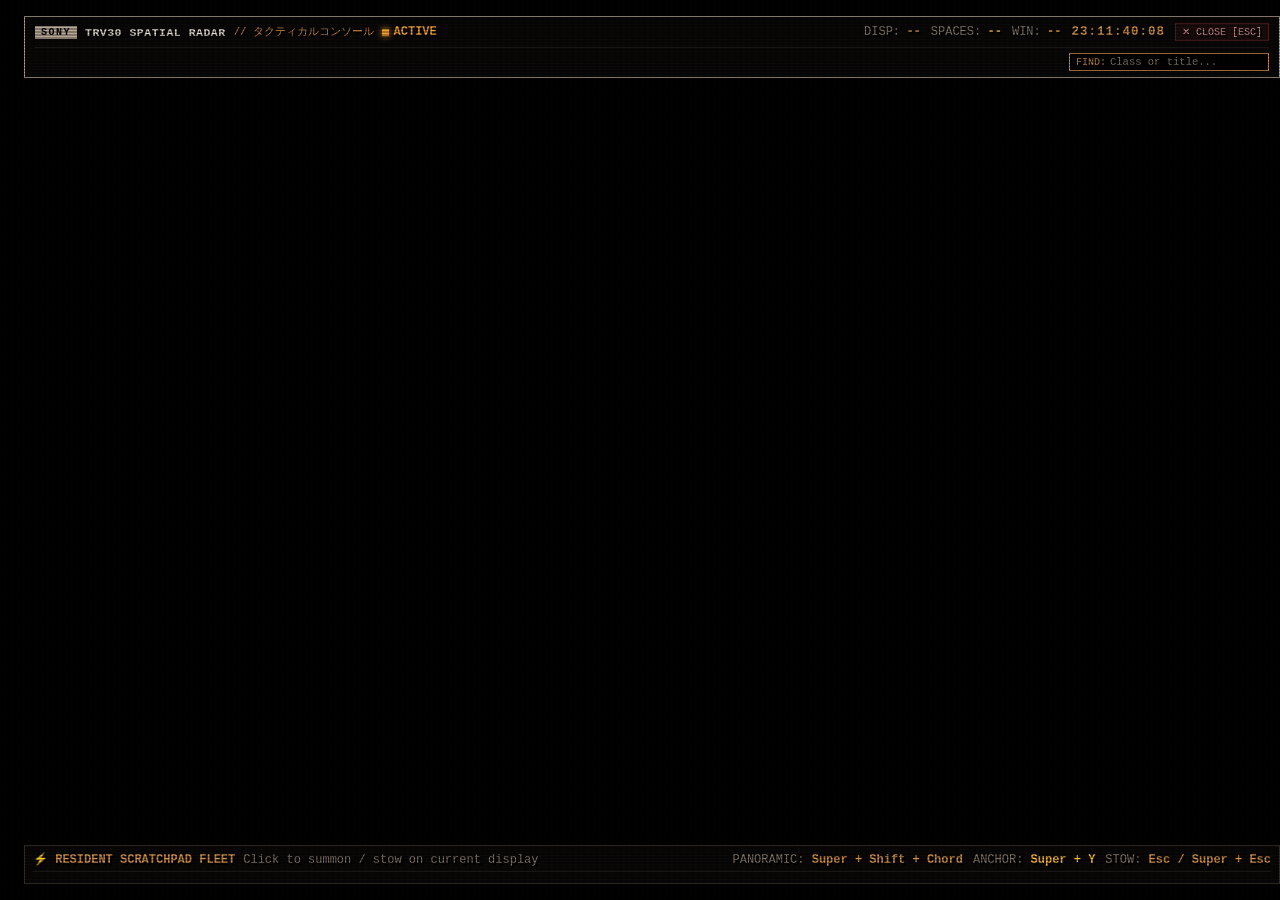
<file: hypr/desktop-radar/index.html>
<!DOCTYPE html>
<html lang="en">
<head>
  <meta charset="UTF-8">
  <title>TOKYO 80s TRV30 — DUAL-MONITOR AMBER DESKTOP RADAR</title>
  <style>
    /* ═══════════════════════════════════════════════════════════════════
     *  TOKYO 80S TRV30 MASTER DECK — VINTAGE AMBER PALETTE
     *  Matching ~/.config/hypr/command-center/style.css:
     *    Warm white:    #e8dfd4 (aged CRT phosphor text)
     *    Vintage Amber: #d4944c (vintage amber — accents, timecode, borders)
     *    Audio Amber:   #f2a533 (audio meters, highlights)
     *    Bright Amber:  #ffba3b (active focus)
     *    Pure Black:    #000000 (deep background)
     *    Chassis:       #0a0808 (panel chassis)
     *    Panel:         #11100f (sub-panels)
     *    Card:          #181614 (window cards)
     *    Border Silver: #b8a998 (primary dividers)
     *    Border Metal:  #3a352f (chassis borders)
     *    Warm Red:      #c44444 (kill / alert)
     * ═══════════════════════════════════════════════════════════════════ */

    :root {
      --bg-black: #000000;
      --bg-chassis: #0a0808;
      --bg-panel: #11100f;
      --bg-card: #181614;
      --bg-card-active: #241a10;
      --bg-subtle: #1f1c19;

      --border-metal: #3a352f;
      --border-silver: #b8a998;
      --border-dim: #22201d;

      --fg-main: #e8dfd4;
      --fg-dim: #8a7e72;
      --fg-bright: #ffffff;

      --accent-amber: #d4944c;
      --accent-audio: #f2a533;
      --accent-bright: #ffba3b;
      --accent-red: #c44444;
      --accent-blue: #7b9db7;
      --accent-green: #88aa88;

      --font-osd: 'VCR OSD Mono', 'DotGothic16', monospace;
      --shadow-osd: 2px 2px 0px #000000;
    }

    * {
      box-sizing: border-box;
      margin: 0;
      padding: 0;
      user-select: none;
      font-family: var(--font-osd);
      font-size: 12px;
      border-radius: 0px !important;
      text-shadow: var(--shadow-osd);
      -webkit-font-smoothing: none;
    }

    html, body {
      background-color: var(--bg-black) !important;
      color: var(--fg-main);
      width: 100vw;
      height: 100vh;
      overflow: hidden;
      display: flex;
      flex-direction: column;
      justify-content: space-between;
      padding: 8px 12px;
    }

    /* Subtle Amber CRT Scanlines */
    .scanlines-overlay {
      position: fixed;
      inset: 0;
      pointer-events: none;
      z-index: 9999;
      background: linear-gradient(
        rgba(15, 11, 7, 0) 50%, 
        rgba(0, 0, 0, 0.35) 50%
      ), linear-gradient(
        90deg,
        rgba(212, 148, 76, 0.02),
        rgba(0, 0, 0, 0.01),
        rgba(242, 165, 51, 0.02)
      );
      background-size: 100% 3px, 6px 100%;
      opacity: 0.85;
    }

    /* ─── HARDWARE BUTTONS & BADGES ─── */
    .badge-sony {
      background: var(--border-silver);
      color: #000000;
      font-weight: 900;
      font-size: 10px;
      letter-spacing: 1.5px;
      padding: 1px 6px;
      text-shadow: none;
      display: inline-block;
    }

    .badge-amber {
      background: var(--accent-amber);
      color: #000000;
      font-weight: bold;
      font-size: 10px;
      padding: 1px 6px;
      text-shadow: none;
      display: inline-block;
    }

    .badge-red {
      background: var(--accent-red);
      color: #ffffff;
      font-weight: bold;
      font-size: 9.5px;
      padding: 1px 5px;
      text-shadow: none;
    }

    .badge-dim {
      background: var(--bg-panel);
      border: 1px solid var(--border-metal);
      color: var(--fg-dim);
      font-size: 9.5px;
      padding: 1px 5px;
    }

    .btn-tactical {
      background: var(--bg-panel);
      border: 1px solid var(--border-metal);
      color: var(--fg-main);
      padding: 3px 8px;
      cursor: pointer;
      display: inline-flex;
      align-items: center;
      gap: 4px;
      transition: background 0.08s, border-color 0.08s, color 0.08s;
      outline: none;
      font-size: 11px;
    }
    .btn-tactical:hover {
      background: var(--accent-amber);
      border-color: var(--accent-bright);
      color: #000000;
      text-shadow: none;
    }

    .btn-kill {
      background: #1c0e0e;
      border: 1px solid #552222;
      color: #e09999;
      padding: 2px 6px;
      cursor: pointer;
      font-size: 10px;
      white-space: nowrap;
      flex-shrink: 0;
      transition: all 0.08s;
    }
    .btn-kill:hover {
      background: var(--accent-red);
      border-color: #ff5555;
      color: #ffffff;
      text-shadow: none;
    }

    .btn-action-sm {
      background: #141210;
      border: 1px solid var(--border-metal);
      color: var(--fg-main);
      padding: 2px 6px;
      cursor: pointer;
      font-size: 10px;
      white-space: nowrap;
      flex-shrink: 0;
      transition: all 0.08s;
    }
    .btn-action-sm:hover {
      background: var(--accent-audio);
      border-color: var(--accent-bright);
      color: #000000;
      text-shadow: none;
    }

    @keyframes recBlink {
      0%, 49% { opacity: 1; }
      50%, 100% { opacity: 0; }
    }
    .rec-indicator {
      display: inline-flex;
      align-items: center;
      gap: 5px;
      color: var(--accent-audio);
      font-weight: bold;
      font-size: 11px;
      white-space: nowrap;
    }
    .rec-dot {
      width: 7px;
      height: 7px;
      background: var(--accent-audio);
      animation: recBlink 1.2s infinite;
      box-shadow: 0 0 6px var(--accent-audio);
    }

    /* ─── TOP MASTER BAR (2-TIER POPUP-OPTIMIZED) ─── */
    .master-bar {
      display: flex;
      flex-direction: column;
      background: var(--bg-chassis);
      border: 1px solid var(--border-silver);
      padding: 6px 10px;
      margin-bottom: 6px;
      gap: 6px;
      flex-shrink: 0;
    }

    .master-row-top {
      display: flex;
      justify-content: space-between;
      align-items: center;
      gap: 10px;
    }

    .master-row-sub {
      display: flex;
      justify-content: space-between;
      align-items: center;
      gap: 8px;
      border-top: 1px solid var(--border-dim);
      padding-top: 5px;
    }

    .master-bar-left {
      display: flex;
      align-items: center;
      gap: 8px;
      white-space: nowrap;
      min-width: 0;
    }

    .master-title {
      font-size: 11.5px;
      font-weight: bold;
      color: var(--fg-main);
      letter-spacing: 0.5px;
    }

    /* Quick Spaces Jump Strip */
    .spaces-jump-strip {
      display: flex;
      align-items: center;
      gap: 4px;
      flex: 1;
      overflow-x: auto;
      scrollbar-width: none;
    }
    .spaces-jump-strip::-webkit-scrollbar {
      display: none;
    }
    .space-pill {
      background: var(--bg-panel);
      border: 1px solid var(--border-metal);
      color: var(--fg-dim);
      padding: 2px 7px;
      cursor: pointer;
      font-size: 10px;
      white-space: nowrap;
      flex-shrink: 0;
      transition: all 0.08s;
    }
    .space-pill:hover {
      border-color: var(--accent-amber);
      color: var(--accent-bright);
    }
    .space-pill.is-current {
      background: var(--accent-amber);
      border-color: var(--accent-bright);
      color: #000000;
      font-weight: bold;
      text-shadow: none;
    }

    .search-input-box {
      display: flex;
      align-items: center;
      background: #000000;
      border: 1px solid var(--border-metal);
      padding: 2px 6px;
      width: 200px;
      flex-shrink: 0;
    }
    .search-input-box:focus-within {
      border-color: var(--accent-amber);
    }
    .search-input-box input {
      background: transparent;
      border: none;
      outline: none;
      color: var(--fg-main);
      width: 100%;
      font-size: 10.5px;
    }
    .search-input-box input::placeholder {
      color: var(--fg-dim);
    }

    .master-bar-right {
      display: flex;
      align-items: center;
      gap: 10px;
      white-space: nowrap;
      flex-shrink: 0;
    }

    .timecode {
      font-size: 12.5px;
      font-weight: bold;
      color: var(--accent-amber);
      letter-spacing: 1px;
    }

    /* ─── MAIN SPACES MATRIX (ACTIVE ONLY) ─── */
    .spaces-matrix-container {
      flex: 1;
      overflow-y: auto;
      overflow-x: hidden;
      padding-right: 4px;
      margin-bottom: 6px;
    }

    .spaces-matrix-grid {
      display: grid;
      grid-template-columns: 1fr;
      gap: 8px;
    }

    /* Space Container */
    .space-card {
      background: var(--bg-chassis);
      border: 1px solid var(--border-metal);
      display: flex;
      flex-direction: column;
      padding: 6px 8px;
      gap: 6px;
      transition: border-color 0.12s;
    }
    .space-card.is-current-space {
      border: 1px solid var(--accent-amber);
      box-shadow: 0 0 10px rgba(212, 148, 76, 0.25);
    }

    /* Space Header */
    .space-header {
      display: flex;
      justify-content: space-between;
      align-items: center;
      border-bottom: 1px solid var(--border-dim);
      padding-bottom: 4px;
      gap: 8px;
    }

    .space-header-left {
      display: flex;
      align-items: center;
      gap: 8px;
    }

    .space-name-text {
      font-size: 12px;
      font-weight: bold;
      color: var(--accent-amber);
      letter-spacing: 0.5px;
    }

    .space-rename-form {
      display: none;
      align-items: center;
      gap: 4px;
    }
    .space-rename-input {
      background: #000000;
      border: 1px solid var(--accent-amber);
      color: var(--fg-bright);
      font-size: 11px;
      padding: 1px 4px;
      width: 100px;
      text-transform: uppercase;
      outline: none;
    }

    .space-header-right {
      display: flex;
      align-items: center;
      gap: 6px;
    }

    /* Dynamic Monitor Columns Inside Each Space */
    .space-monitors-row {
      display: grid;
      grid-template-columns: repeat(var(--monitors-count, 2), minmax(0, 1fr));
      gap: 8px;
      flex: 1;
    }

    .monitor-column {
      background: var(--bg-panel);
      border: 1px solid var(--border-dim);
      display: flex;
      flex-direction: column;
      padding: 6px;
      gap: 6px;
      min-height: 160px;
    }

    .monitor-column-header {
      display: flex;
      justify-content: space-between;
      align-items: center;
      border-bottom: 1px solid var(--border-dim);
      padding-bottom: 3px;
      font-size: 10.5px;
      color: var(--fg-dim);
    }

    .monitor-tag {
      display: flex;
      align-items: center;
      gap: 5px;
      font-weight: bold;
      color: var(--fg-main);
    }
    .monitor-pip {
      width: 5px;
      height: 5px;
      background: var(--accent-amber);
    }

    .window-cards-list {
      display: flex;
      flex-direction: column;
      gap: 6px;
      flex: 1;
    }

    .empty-space-banner {
      flex: 1;
      display: flex;
      justify-content: center;
      align-items: center;
      border: 1px dashed var(--border-dim);
      color: var(--border-metal);
      font-size: 10px;
      letter-spacing: 1px;
      min-height: 90px;
    }

    /* ─── TACTICAL WINDOW SETTINGS CARD ─── */
    .window-card {
      background: var(--bg-card);
      border: 1px solid var(--border-metal);
      display: flex;
      flex-direction: column;
      padding: 5px 6px;
      gap: 4px;
      transition: all 0.08s;
      position: relative;
    }
    .window-card:hover {
      border-color: var(--accent-amber);
      background: #1c1815;
    }
    .window-card.is-window-active {
      border-color: var(--accent-bright);
      background: var(--bg-card-active);
      box-shadow: 0 0 8px rgba(242, 165, 51, 0.3);
    }

    .window-card-header {
      display: flex;
      justify-content: space-between;
      align-items: center;
      font-size: 10.5px;
      border-bottom: 1px solid #221e1a;
      padding-bottom: 3px;
    }

    .window-class-tag {
      font-weight: bold;
      color: var(--accent-amber);
      max-width: 150px;
      overflow: hidden;
      text-overflow: ellipsis;
      white-space: nowrap;
    }

    .window-flags {
      display: flex;
      align-items: center;
      gap: 4px;
      font-size: 9.5px;
    }

    /* Window Visual Viewport (Live thumb or tactile mockup) */
    .window-viewport {
      width: 100%;
      height: 70px;
      background: #050404;
      border: 1px solid #221e1a;
      overflow: hidden;
      position: relative;
      cursor: pointer;
    }
    .window-viewport img {
      width: 100%;
      height: 100%;
      object-fit: cover;
      display: block;
      filter: contrast(1.05) brightness(0.95);
    }
    .window-viewport-amber-tint {
      position: absolute;
      inset: 0;
      background: rgba(212, 148, 76, 0.05);
      pointer-events: none;
    }

    .window-title-text {
      font-size: 10.5px;
      color: var(--fg-main);
      overflow: hidden;
      text-overflow: ellipsis;
      white-space: nowrap;
      cursor: pointer;
    }
    .window-title-text:hover {
      color: var(--accent-bright);
    }

    /* ─── PER-WINDOW USAGE METRICS (CLEAN BENTO DESIGN) ─── */
    .viewport-hud-strip {
      position: absolute;
      bottom: 0;
      left: 0;
      right: 0;
      background: rgba(10, 8, 7, 0.88);
      border-top: 1px solid rgba(212, 148, 76, 0.4);
      display: flex;
      justify-content: space-between;
      align-items: center;
      padding: 2px 6px;
      font-size: 8.5px;
      z-index: 10;
      backdrop-filter: blur(2px);
    }

    .hud-item {
      color: var(--fg-main);
      font-weight: bold;
      letter-spacing: 0.5px;
    }

    .hud-item.hud-warn {
      color: var(--accent-red);
      font-weight: 900;
    }

    .hud-dim {
      color: var(--fg-dim);
      font-size: 8px;
    }

    .window-metrics-bar {
      display: flex;
      align-items: center;
      gap: 6px;
      background: #0d0b09;
      border: 1px solid #261f18;
      padding: 3px 6px;
      box-sizing: border-box;
    }

    .win-metric-pill {
      flex: 1;
      display: flex;
      align-items: center;
      gap: 4px;
      min-width: 0;
    }

    .m-icon {
      font-size: 8.5px;
      line-height: 1;
    }

    .m-lbl {
      color: var(--fg-dim);
      font-size: 8px;
      font-weight: bold;
      letter-spacing: 0.5px;
    }

    .m-val {
      color: var(--fg-bright);
      font-size: 8.5px;
      font-weight: bold;
      white-space: nowrap;
    }

    .m-val.val-high {
      color: var(--accent-red);
      font-weight: 900;
    }

    .m-mini-track {
      flex: 1;
      height: 3px;
      background: #1c1611;
      border: 1px solid #36291e;
      overflow: hidden;
      min-width: 18px;
    }

    .m-mini-fill {
      height: 100%;
      transition: width 0.3s ease;
    }

    .fill-cpu {
      background: var(--accent-amber);
    }

    .fill-mem {
      background: var(--accent-blue);
    }

    .badge-shared {
      background: #1a1510;
      border: 1px solid #3a2e22;
      color: var(--accent-amber);
      font-size: 7.5px;
      font-weight: bold;
      padding: 0 4px;
      letter-spacing: 0.5px;
    }

    .scratchpad-metric-tag {
      font-size: 8px;
      color: var(--accent-amber);
      font-weight: bold;
      margin-left: 4px;
    }

    /* Tactical Window Settings Toolbar */
    .window-settings-toolbar {
      display: flex;
      align-items: center;
      justify-content: space-between;
      border-top: 1px solid #221e1a;
      padding-top: 4px;
      gap: 4px;
      flex-wrap: wrap;
    }

    .window-settings-left {
      display: flex;
      align-items: center;
      gap: 4px;
      flex-wrap: wrap;
    }

    .window-settings-right {
      display: flex;
      align-items: center;
      gap: 4px;
      flex-shrink: 0;
    }

    /* Space Move Dropdown (styled dark CRT select, never native GTK white) */
    .space-move-select {
      -webkit-appearance: none;
      appearance: none;
      background: #141210;
      border: 1px solid var(--border-metal);
      color: var(--accent-amber);
      font-size: 10px;
      font-family: inherit;
      padding: 2px 6px;
      outline: none;
      cursor: pointer;
      white-space: nowrap;
      flex-shrink: 0;
    }
    .space-move-select:hover {
      border-color: var(--accent-amber);
      background: #1d1814;
    }
    .space-move-select option {
      background: #141210;
      color: var(--fg-main);
    }

    /* ─── BOTTOM SCRATCHPAD FLEET DECK ─── */
    .bottom-deck {
      background: var(--bg-chassis);
      border: 1px solid var(--border-metal);
      padding: 6px 8px;
      display: flex;
      flex-direction: column;
      gap: 5px;
      flex-shrink: 0;
    }

    .bottom-deck-header {
      display: flex;
      justify-content: space-between;
      align-items: center;
      border-bottom: 1px solid var(--border-dim);
      padding-bottom: 4px;
      font-size: 10px;
      gap: 8px;
      flex-wrap: wrap;
    }

    .scratchpads-fleet-grid {
      display: grid;
      grid-template-columns: repeat(auto-fit, minmax(128px, 1fr));
      gap: 6px;
    }

    .scratchpad-card {
      background: var(--bg-panel);
      border: 1px solid var(--border-metal);
      padding: 5px 7px;
      display: flex;
      flex-direction: column;
      gap: 3px;
      cursor: pointer;
      min-width: 0;
      transition: all 0.08s;
    }
    .scratchpad-card:hover {
      border-color: var(--accent-amber);
      background: #191613;
    }
    .scratchpad-card.is-active-sp {
      border-color: var(--accent-bright);
      background: #241c14;
      box-shadow: 0 0 6px rgba(242, 165, 51, 0.35);
    }

    .scratchpad-card-top {
      display: flex;
      justify-content: space-between;
      align-items: center;
      gap: 3px;
      font-size: 8.5px;
      font-weight: bold;
      color: var(--accent-amber);
      white-space: nowrap;
    }
    .scratchpad-card-label {
      overflow: hidden;
      text-overflow: ellipsis;
      white-space: nowrap;
    }
    .scratchpad-chord-pill {
      font-size: 7.5px;
      color: var(--fg-main);
      background: #1a1612;
      border: 1px solid var(--border-metal);
      padding: 0 3px;
      flex-shrink: 0;
    }

    .scratchpad-title-preview {
      font-size: 9px;
      color: var(--fg-dim);
      overflow: hidden;
      text-overflow: ellipsis;
      white-space: nowrap;
    }

    .scratchpad-status-row {
      display: flex;
      justify-content: space-between;
      align-items: center;
      gap: 4px;
      font-size: 8.5px;
      color: var(--fg-dim);
      border-top: 1px solid #1a1715;
      padding-top: 3px;
      white-space: nowrap;
    }

    /* Custom Scrollbar */
    ::-webkit-scrollbar {
      width: 5px;
      height: 5px;
    }
    ::-webkit-scrollbar-track {
      background: #0a0808;
    }
    ::-webkit-scrollbar-thumb {
      background: #3a352f;
    }
    ::-webkit-scrollbar-thumb:hover {
      background: var(--accent-amber);
    }
  </style>
</head>
<body>

  <!-- Subtle CRT Amber Scanlines -->
  <div class="scanlines-overlay"></div>

  <!-- ─── TOP MASTER BAR ─── -->
  <header class="master-bar">
    <div class="master-row-top">
      <div class="master-bar-left">
        <span class="badge-sony">SONY</span>
        <span class="master-title" id="radar-main-title">TRV30 SPATIAL RADAR</span>
        <span style="color: var(--accent-amber); font-size: 10.5px;" id="radar-sub-title">// タクティカルコンソール</span>
        <div class="rec-indicator">
          <span class="rec-dot"></span>
          <span>ACTIVE</span>
        </div>
      </div>

      <!-- Right Telemetry & Actions -->
      <div class="master-bar-right">
        <div style="font-size: 10.5px;">
          <span style="color: var(--fg-dim);">DISP:</span>
          <span id="stat-displays-count" style="color: var(--accent-amber); font-weight: bold;">--</span>
        </div>
        <div style="font-size: 10.5px;">
          <span style="color: var(--fg-dim);">SPACES:</span>
          <span id="stat-active-spaces" style="color: var(--accent-bright); font-weight: bold;">--</span>
        </div>
        <div style="font-size: 10.5px;">
          <span style="color: var(--fg-dim);">WIN:</span>
          <span id="stat-total-wins" style="color: var(--accent-audio); font-weight: bold;">--</span>
        </div>
        <div class="timecode" id="hud-timecode">00:00:00:00</div>
        <button class="btn-kill" onclick="closeRadar()">✕ CLOSE [ESC]</button>
      </div>
    </div>

    <!-- Sub Row: Quick Jump Strip & Search Filter -->
    <div class="master-row-sub">
      <div id="spaces-jump-strip" class="spaces-jump-strip">
        <!-- Injected via JS -->
      </div>
      <div class="search-input-box">
        <span style="color: var(--accent-amber); font-size: 10px; margin-right: 4px;">FIND:</span>
        <input 
          id="search-input" 
          type="text" 
          placeholder="Class or title..." 
          oninput="onSearchInput(this.value)"
        />
      </div>
    </div>
  </header>

  <!-- ─── MAIN MATRIX: ONLY ACTIVE SPACES ─── -->
  <main class="spaces-matrix-container">
    <div id="spaces-grid" class="spaces-matrix-grid">
      <!-- Active spaces injected here -->
    </div>
  </main>

  <!-- ─── BOTTOM SCRATCHPAD FLEET DECK ─── -->
  <footer class="bottom-deck">
    <div class="bottom-deck-header">
      <div style="display: flex; align-items: center; gap: 8px; white-space: nowrap;">
        <span style="color: var(--accent-amber); font-weight: bold;">⚡ RESIDENT SCRATCHPAD FLEET</span>
        <span style="color: var(--fg-dim);">Click to summon / stow on current display</span>
      </div>
      <div style="color: var(--fg-dim); font-size: 9.5px; display: flex; gap: 10px; white-space: nowrap;">
        <span>PANORAMIC: <b style="color: var(--accent-amber);">Super + Shift + Chord</b></span>
        <span>ANCHOR: <b style="color: var(--accent-bright);">Super + Y</b></span>
        <span>STOW: <b style="color: var(--accent-amber);">Esc / Super + Esc</b></span>
      </div>
    </div>
    <div id="scratchpads-deck" class="scratchpads-fleet-grid">
      <!-- Injected via JS -->
    </div>
  </footer>

  <!-- ─── SCRIPT LOGIC & AUDIO SYNTHESIZER ─── -->
  <script>
    let audioCtx = null;
    function playBeep(freq = 700, duration = 0.02, vol = 0.04) {
      try {
        if (!audioCtx) audioCtx = new (window.AudioContext || window.webkitAudioContext)();
        const osc = audioCtx.createOscillator();
        const gain = audioCtx.createGain();
        osc.type = 'triangle';
        osc.frequency.setValueAtTime(freq, audioCtx.currentTime);
        gain.gain.setValueAtTime(vol, audioCtx.currentTime);
        gain.gain.exponentialRampToValueAtTime(0.001, audioCtx.currentTime + duration);
        osc.connect(gain);
        gain.connect(audioCtx.destination);
        osc.start();
        osc.stop(audioCtx.currentTime + duration);
      } catch(e) {}
    }

    // Live Running Timecode Clock
    let frames = 0;
    setInterval(() => {
      const now = new Date();
      frames = (frames + 1) % 30;
      const h = String(now.getHours()).padStart(2, '0');
      const m = String(now.getMinutes()).padStart(2, '0');
      const s = String(now.getSeconds()).padStart(2, '0');
      const f = String(frames).padStart(2, '0');
      const el = document.getElementById('hud-timecode');
      if (el) el.textContent = `${h}:${m}:${s}:${f}`;
    }, 33.3);

    let currentState = null;
    let searchQuery = '';

    const SCRATCHPAD_METAS = {
      "music": { label: "MUSIC", icon: "🎵", chord: "Super+Z" },
      "discord": { label: "DISCORD", icon: "📡", chord: "Super+X" },
      "calendar": { label: "CALENDAR", icon: "📅", chord: "Super+C" },
      "dev": { label: "IDE", icon: "💻", chord: "Super+D" },
      "notes": { label: "NOTES", icon: "📝", chord: "Super+V" },
      "center": { label: "COCKPIT", icon: "🕹️", chord: "Super+=" },
      "antigravity": { label: "ANTIGRAV 2", icon: "🧠", chord: "Super+A" },
      "roblox": { label: "ROBLOX", icon: "🧱", chord: "Super+R" },
      "display": { label: "DISPLAYS", icon: "🖥️", chord: "Super+G" }
    };

    function sendNative(payload) {
      playBeep(850, 0.02, 0.05);
      if (window.webkit && window.webkit.messageHandlers && window.webkit.messageHandlers.radar) {
        window.webkit.messageHandlers.radar.postMessage(JSON.stringify(payload));
      } else {
        console.log("Native IPC dispatch:", payload);
      }
    }

    function onSearchInput(val) {
      searchQuery = (val || '').toLowerCase().trim();
      if (currentState) renderRadar(currentState);
    }

    function closeRadar() {
      sendNative({ action: 'close' });
    }

    function switchSpace(spaceId) {
      sendNative({ action: 'switch_space', space: spaceId });
    }

    function focusWindow(spaceId, address) {
      sendNative({ action: 'focus', space: spaceId, address: address });
    }

    function toggleFloating(address) {
      sendNative({ action: 'toggle_floating', address: address });
    }

    function togglePin(address) {
      sendNative({ action: 'toggle_pin', address: address });
    }

    function swapWindowMonitor(address, currentWs) {
      sendNative({ action: 'swap_window_monitor', address: address, current_ws: currentWs });
    }

    function moveWindowToSpace(address, currentWs, targetSpace) {
      sendNative({ action: 'move_window_to_space', address: address, current_ws: currentWs, target_space: targetSpace });
    }

    function closeWindow(address) {
      sendNative({ action: 'close_window', address: address });
    }

    function toggleScratchpad(target) {
      sendNative({ action: 'toggle_scratchpad', target: target });
    }

    // Inline Workspace Rename Handlers
    function startRenameSpace(spaceId) {
      playBeep(900, 0.03, 0.05);
      const titleEl = document.getElementById(`space-title-${spaceId}`);
      const formEl = document.getElementById(`space-rename-form-${spaceId}`);
      const btnEl = document.getElementById(`btn-rename-${spaceId}`);
      if (titleEl && formEl) {
        titleEl.style.display = 'none';
        formEl.style.display = 'flex';
        if (btnEl) btnEl.style.display = 'none';
        const input = formEl.querySelector('input');
        if (input) {
          input.focus();
          input.select();
        }
      }
    }

    function cancelRenameSpace(spaceId) {
      const titleEl = document.getElementById(`space-title-${spaceId}`);
      const formEl = document.getElementById(`space-rename-form-${spaceId}`);
      const btnEl = document.getElementById(`btn-rename-${spaceId}`);
      if (titleEl && formEl) {
        titleEl.style.display = 'inline';
        formEl.style.display = 'none';
        if (btnEl) btnEl.style.display = 'inline-flex';
      }
    }

    function submitRenameSpace(spaceId) {
      const formEl = document.getElementById(`space-rename-form-${spaceId}`);
      if (formEl) {
        const input = formEl.querySelector('input');
        const newName = (input.value || '').trim();
        if (newName) {
          sendNative({ action: 'rename_space', space: spaceId, name: newName });
        }
      }
      cancelRenameSpace(spaceId);
    }

    // Rich retro simulated tactile mockup when thumbnail is pending
    function generateTactileMockup(cClass, title) {
      const c = (cClass || '').toLowerCase();
      const t = (title || '').toLowerCase();

      if (c.includes('vivaldi') || c.includes('browser') || c.includes('chrome')) {
        return `
          <div style="width: 100%; height: 100%; background: #0e0c0a; border: 1px solid #33281d; padding: 4px; display: flex; flex-direction: column; justify-content: space-between;">
            <div style="height: 14px; background: #1a1510; display: flex; align-items: center; padding: 0 4px; gap: 4px; border-bottom: 1px solid #292015; font-size: 8px; color: var(--accent-amber);">
              <span style="width: 5px; height: 5px; background: var(--accent-amber); display: inline-block;"></span>
              <span style="overflow: hidden; text-overflow: ellipsis; white-space: nowrap; max-width: 160px;">${title.substring(0, 28)}</span>
            </div>
            <div style="height: 12px; background: #000000; border: 1px solid #292015; padding: 0 4px; font-size: 7.5px; color: var(--fg-dim); overflow: hidden; text-overflow: ellipsis; white-space: nowrap; margin: 2px 0;">
              https://vivaldi.com/${encodeURIComponent(title.substring(0, 16))}
            </div>
            <div style="flex: 1; background: #080605; border: 1px solid #201912; padding: 4px; display: flex; flex-direction: column; gap: 3px;">
              <div style="width: 60%; height: 4px; background: #3a2e20;"></div>
              <div style="width: 90%; height: 3px; background: #261e15;"></div>
              <div style="width: 75%; height: 3px; background: #261e15;"></div>
            </div>
          </div>
        `;
      } else if (c.includes('kitty') || c.includes('term') || c.includes('notes')) {
        return `
          <div style="width: 100%; height: 100%; background: #000000; border: 1px solid #3a352f; padding: 4px; font-size: 8.5px; color: var(--accent-amber); display: flex; flex-direction: column; justify-content: space-between;">
            <div style="display: flex; flex-direction: column; gap: 2px; line-height: 1.1;">
              <div>kaijnav@tokyo ~ $ nvim</div>
              <div style="color: var(--accent-bright);">> buffer: ${title.substring(0, 20)}</div>
              <div style="color: var(--fg-dim); font-size: 7.5px;">[NORMAL] UTF-8  100% 42:1</div>
            </div>
            <div style="height: 6px; width: 4px; background: var(--accent-amber); display: inline-block;"></div>
          </div>
        `;
      } else if (c.includes('github')) {
        return `
          <div style="width: 100%; height: 100%; background: #0c0b0a; border: 1px solid #33281d; padding: 4px; display: flex; flex-direction: column; justify-content: space-between; font-size: 8.5px;">
            <div style="color: var(--accent-amber); font-weight: bold; border-bottom: 1px solid #261e15; padding-bottom: 2px; display: flex; justify-content: space-between;">
              <span>● GITHUB DESKTOP</span> <span>main</span>
            </div>
            <div style="display: flex; flex-direction: column; gap: 2px; color: var(--fg-dim); font-size: 8px;">
              <div style="color: var(--accent-green);">+ commit: sync tokyo rice</div>
              <div>3 files changed, 48 insertions(+)</div>
            </div>
            <div style="font-size: 7px; color: var(--border-silver);">REPO: hyprland-trv30-rice</div>
          </div>
        `;
      } else if (c.includes('spotify') || c.includes('music')) {
        return `
          <div style="width: 100%; height: 100%; background: #0c0a08; border: 1px solid var(--accent-amber); padding: 4px; display: flex; flex-direction: column; justify-content: space-between; font-size: 8.5px;">
            <div style="display: flex; justify-content: space-between; color: var(--accent-amber);">
              <span>◄◄ ⊙═══⊙ ►►</span> <span style="font-size: 7.5px;">SP-STEREO</span>
            </div>
            <div style="text-align: center; color: var(--accent-bright); font-weight: bold; overflow: hidden; text-overflow: ellipsis; white-space: nowrap;">${title.substring(0, 24)}</div>
            <div style="color: var(--accent-audio); text-align: center; font-size: 8px; letter-spacing: 2px;"> ▂▃▅▆▇██▆▅▃ </div>
          </div>
        `;
      } else if (c.includes('vesktop') || c.includes('discord')) {
        return `
          <div style="width: 100%; height: 100%; background: #0c0a08; border: 1px solid #33281d; padding: 4px; display: flex; flex-direction: column; justify-content: space-between; font-size: 8.5px;">
            <div style="color: var(--accent-amber); font-weight: bold; border-bottom: 1px solid #261e15; padding-bottom: 2px;"># general-chat</div>
            <div style="flex: 1; padding: 2px 0;">
              <div style="background: #1c150e; padding: 2px; font-size: 7.5px; color: var(--fg-main); overflow: hidden; text-overflow: ellipsis; white-space: nowrap;">@user: live telemetry connected</div>
            </div>
            <div style="font-size: 7px; color: var(--fg-dim);">DISCORD | VOICE CONNECTED</div>
          </div>
        `;
      } else if (c.includes('code') || c.includes('ide') || c.includes('antigravity')) {
        return `
          <div style="width: 100%; height: 100%; background: #0a0907; border: 1px solid var(--accent-amber); padding: 4px; font-size: 8.5px; display: flex; flex-direction: column; justify-content: space-between;">
            <div style="display: flex; justify-content: space-between; color: var(--accent-amber); border-bottom: 1px solid #261e15; padding-bottom: 2px;">
              <span>● ANTIGRAVITY IDE</span> <span>app.py</span>
            </div>
            <div style="font-size: 7.5px; display: flex; flex-direction: column; gap: 2px; color: var(--fg-dim);">
              <div><span style="color: var(--accent-bright);">def</span> <span style="color: var(--accent-amber);">render_tactical_deck</span>():</div>
              <div style="padding-left: 8px;">return display.matrix</div>
            </div>
            <div style="font-size: 7px; color: var(--border-silver);">UTF-8 | Python 3.12</div>
          </div>
        `;
      } else {
        return `
          <div style="width: 100%; height: 100%; background: #0c0a08; border: 1px solid #261e15; padding: 6px; display: flex; flex-direction: column; justify-content: space-between;">
            <div style="color: var(--accent-amber); font-weight: bold; font-size: 9.5px; overflow: hidden; text-overflow: ellipsis; white-space: nowrap;">[${cClass}]</div>
            <div style="color: var(--fg-main); font-size: 8.5px; overflow: hidden; text-overflow: ellipsis; white-space: nowrap;">${title}</div>
            <div style="font-size: 7.5px; color: var(--fg-dim);">LIVE WINDOW ATTACHED</div>
          </div>
        `;
      }
    }

    // ─── MAIN RENDERER (ONLY SHOWS ACTIVE SPACES) ───
    window.renderRadar = function(state) {
      currentState = state;

      // Update Top Status Stats
      const monCount = state.monitor_count || 1;
      const monStatEl = document.getElementById('stat-displays-count');
      if (monStatEl) monStatEl.textContent = monCount;

      const mainTitleEl = document.getElementById('radar-main-title');
      const subTitleEl = document.getElementById('radar-sub-title');
      if (mainTitleEl) {
        mainTitleEl.textContent = monCount === 1 
          ? 'TRV30 SINGLE-DISPLAY RADAR' 
          : (monCount === 2 ? 'TRV30 DUAL-MONITOR RADAR' : `TRV30 MULTI-DISPLAY RADAR [${monCount}X]`);
      }
      if (subTitleEl) {
        subTitleEl.textContent = monCount === 1 
          ? '// 単画面タクティカルコンソール' 
          : (monCount === 2 ? '// 双頭空間タクティカルコンソール' : `// ${monCount}画面同期マトリクスコンソール`);
      }

      const activeSpacesCount = Object.keys(state.spaces || {}).length;
      document.getElementById('stat-active-spaces').textContent = activeSpacesCount;
      document.getElementById('stat-total-wins').textContent = state.total_windows || 0;

      // Render Jump Strip
      const jumpStrip = document.getElementById('spaces-jump-strip');
      jumpStrip.innerHTML = '';
      
      // Render quick jump for all active spaces
      Object.keys(state.spaces || {}).sort((a,b) => Number(a)-Number(b)).forEach(s => {
        const sp = state.spaces[s];
        const isCurrent = sp.is_current;
        const totalWins = sp.columns ? sp.columns.reduce((acc, col) => acc + (col.windows ? col.windows.length : 0), 0) : ((sp.main ? sp.main.length : 0) + (sp.comp ? sp.comp.length : 0));
        
        const pill = document.createElement('div');
        pill.className = `space-pill ${isCurrent ? 'is-current' : ''}`;
        pill.innerHTML = `<span>${s}: ${sp.name}</span> <span style="font-size: 8.5px; opacity: 0.8;">(${totalWins})</span>`;
        pill.onclick = () => switchSpace(Number(s));
        jumpStrip.appendChild(pill);
      });

      // Render Main Grid (ONLY ACTIVE SPACES)
      const grid = document.getElementById('spaces-grid');
      grid.innerHTML = '';

      const activeSpaceIds = Object.keys(state.spaces || {}).sort((a, b) => Number(a) - Number(b));

      if (activeSpaceIds.length === 0) {
        grid.innerHTML = `<div style="grid-column: 1/-1; text-align: center; padding: 40px; color: var(--fg-dim);">NO ACTIVE WORKSPACES WITH OPEN WINDOWS</div>`;
        return;
      }

      activeSpaceIds.forEach(s => {
        const spData = state.spaces[s];
        const isCurrent = spData.is_current;

        // Dynamic columns from server, fallback to legacy main/comp if columns not provided
        const columns = spData.columns || [
          { monitor_name: 'DISPLAY 1', monitor_index: 0, workspace_id: Number(s), is_primary: true, windows: spData.main || [] }
        ];

        // Apply search query filter
        const filterFn = (w) => {
          if (!searchQuery) return true;
          return (w.title || '').toLowerCase().includes(searchQuery) || (w.class || '').toLowerCase().includes(searchQuery);
        };

        const totalFilteredWins = columns.reduce((acc, col) => acc + (col.windows || []).filter(filterFn).length, 0);
        if (searchQuery && totalFilteredWins === 0) return;

        // Space Card
        const spaceCard = document.createElement('div');
        spaceCard.className = `space-card ${isCurrent ? 'is-current-space' : ''}`;

        // Header
        const header = document.createElement('div');
        header.className = 'space-header';
        header.innerHTML = `
          <div class="space-header-left">
            <span class="${isCurrent ? 'badge-amber' : 'badge-dim'}">SPACE ${s}</span>
            <span id="space-title-${s}" class="space-name-text">${spData.name}</span>
            <span style="color: var(--fg-dim); font-size: 10px;">${spData.jp}</span>

            <!-- Inline Rename Form -->
            <div id="space-rename-form-${s}" class="space-rename-form">
              <input type="text" value="${spData.name}" class="space-rename-input" onkeydown="if(event.key==='Enter') submitRenameSpace(${s}); else if(event.key==='Escape') cancelRenameSpace(${s});" />
              <button class="btn-action-sm" onclick="submitRenameSpace(${s})">OK</button>
              <button class="btn-kill" onclick="cancelRenameSpace(${s})">✕</button>
            </div>

            <button id="btn-rename-${s}" class="btn-action-sm" onclick="startRenameSpace(${s})" title="Rename this workspace">✎ RENAME</button>
          </div>

          <div class="space-header-right">
            ${isCurrent ? '<span class="badge-amber" style="box-shadow: 0 0 6px var(--accent-amber);">● ACTIVE SPACE</span>' : ''}
            <button class="btn-tactical" onclick="switchSpace(${s})" title="Switch displays to Space ${s}">
              ➔ JUMP [${s}]
            </button>
          </div>
        `;
        spaceCard.appendChild(header);

        // Dynamic Monitors Container
        const monitorsRow = document.createElement('div');
        monitorsRow.className = 'space-monitors-row';
        const monCount = columns.length;
        monitorsRow.style.setProperty('--monitors-count', monCount);

        const pipColors = ['var(--accent-amber)', 'var(--accent-audio)', 'var(--accent-bright)', '#00e5ff', '#ff5555'];

        columns.forEach((col, idx) => {
          const colEl = document.createElement('div');
          colEl.className = 'monitor-column';
          const pipColor = pipColors[idx % pipColors.length];
          const tagLabel = monCount === 1 
            ? `${col.monitor_name} [MAIN]` 
            : `${col.monitor_name} [DISP ${idx + 1}]`;

          colEl.innerHTML = `
            <div class="monitor-column-header">
              <div class="monitor-tag">
                <span class="monitor-pip" style="background: ${pipColor};"></span>
                <span>${tagLabel}</span>
              </div>
              <span style="font-size: 9.5px; opacity: 0.85;">WS ${col.workspace_id}</span>
            </div>
          `;

          const winList = document.createElement('div');
          winList.className = 'window-cards-list';

          const filteredWins = (col.windows || []).filter(filterFn);

          if (filteredWins.length === 0) {
            winList.innerHTML = `<div class="empty-space-banner">[NO WINDOWS ON ${col.monitor_name}]</div>`;
          } else {
            filteredWins.forEach(w => {
              winList.appendChild(createWindowCard(w, s, col.workspace_id, monCount, idx));
            });
          }

          colEl.appendChild(winList);
          monitorsRow.appendChild(colEl);
        });

        spaceCard.appendChild(monitorsRow);
        grid.appendChild(spaceCard);
      });

      // Render Scratchpad Bottom Deck
      const spDeck = document.getElementById('scratchpads-deck');
      spDeck.innerHTML = '';

      Object.entries(SCRATCHPAD_METAS).forEach(([spName, meta]) => {
        const wins = (state.scratchpads && state.scratchpads[spName]) || [];
        const isAnchored = (state.anchors && state.anchors[spName]);
        const onMonitor = (state.active_specials && state.active_specials[spName]);
        const hasWindows = wins.length > 0;

        const card = document.createElement('div');
        card.className = `scratchpad-card ${onMonitor ? 'is-active-sp' : ''}`;
        card.onclick = () => toggleScratchpad(spName);

        const firstTitle = hasWindows ? wins[0].title : 'Stowed / Available';
        const spCpu = (hasWindows && wins[0].cpu !== undefined) ? wins[0].cpu : null;
        const spMem = (hasWindows && wins[0].rss_mb !== undefined) ? (wins[0].rss_mb >= 1024 ? `${(wins[0].rss_mb/1024).toFixed(1)}G` : `${Math.round(wins[0].rss_mb)}M`) : null;

        card.innerHTML = `
          <div class="scratchpad-card-top">
            <span class="scratchpad-card-label">${meta.icon} ${meta.label}</span>
            <span class="scratchpad-chord-pill">${meta.chord}</span>
          </div>
          <div class="scratchpad-title-preview" title="${firstTitle}">
            ${isAnchored ? '📌 ' : ''}${firstTitle}
          </div>
          <div class="scratchpad-status-row">
            <span style="color: ${onMonitor ? 'var(--accent-bright)' : 'var(--fg-dim)'}; font-weight: ${onMonitor ? 'bold' : 'normal'};">
              ${onMonitor ? `ON: ${onMonitor}` : 'STOWED'}
            </span>
            ${spCpu !== null ? `<span class="scratchpad-metric-tag">${spCpu}% · ${spMem}</span>` : '<span style="opacity: 0.45;">IDLE</span>'}
          </div>
        `;
        spDeck.appendChild(card);
      });
    };

    // Helper: Create Tactical Window Card with Full Settings Actions & Clean Metrics
    function createWindowCard(w, spaceId, currentWs, monitorCount = 2, currentMonIdx = 0) {
      const card = document.createElement('div');
      card.className = `window-card ${w.active ? 'is-window-active' : ''}`;

      function formatMem(mb) {
        if (!mb || mb <= 0) return '0M';
        if (mb >= 1024) return `${(mb / 1024).toFixed(1)}G`;
        return `${Math.round(mb)}M`;
      }

      const memStr = formatMem(w.rss_mb);
      const cpuVal = (w.cpu !== undefined) ? w.cpu : 0.0;
      const isHighCpu = cpuVal >= 15.0;

      // Viewport Content (Thumbnail or Mockup)
      let viewportInner = '';
      if (w.thumb) {
        viewportInner = `
          <img src="${w.thumb}?t=${Date.now()}" alt="preview" />
          <div class="window-viewport-amber-tint"></div>
        `;
      } else {
        viewportInner = generateTactileMockup(w.class, w.title);
      }

      let swapButtonHtml = '';
      if (monitorCount <= 1) {
        swapButtonHtml = `
          <button class="btn-action-sm" style="opacity: 0.45; cursor: default;" title="Single display mode — attach another display to move windows across monitors">
            1 MONITOR
          </button>
        `;
      } else if (monitorCount === 2) {
        const otherIdx = currentMonIdx === 0 ? 1 : 0;
        const targetLabel = otherIdx === 0 ? '⇄ MAIN' : '⇄ DISP 2';
        swapButtonHtml = `
          <button class="btn-action-sm" onclick="swapWindowMonitor('${w.address}', ${currentWs})" title="Move window to other monitor">
            ${targetLabel}
          </button>
        `;
      } else {
        const nextMon = ((currentMonIdx + 1) % monitorCount) + 1;
        swapButtonHtml = `
          <button class="btn-action-sm" onclick="swapWindowMonitor('${w.address}', ${currentWs})" title="Cycle window to next monitor">
            ⇄ DISP ${nextMon}
          </button>
        `;
      }

      card.innerHTML = `
        <div class="window-card-header">
          <div class="window-class-tag" title="${w.class}">[${w.class}]</div>
          <div class="window-flags">
            ${w.active ? '<span class="badge-amber">● ACTIVE</span>' : ''}
            <span class="badge-dim">${w.floating ? 'FLOAT' : 'TILED'}</span>
            ${w.pinned ? '<span class="badge-amber">📌 PIN</span>' : ''}
          </div>
        </div>

        <div class="window-viewport" onclick="focusWindow(${spaceId}, '${w.address}')" title="Click to Jump & Focus">
          ${viewportInner}
          <!-- Tactical CRT OSD Telemetry Bar (Overlay in Viewport Bottom) -->
          <div class="viewport-hud-strip">
            <span class="hud-item ${isHighCpu ? 'hud-warn' : ''}">⚡ ${cpuVal}%</span>
            <span class="hud-item">💾 ${memStr}</span>
            <span class="hud-item hud-dim">PID ${w.pid || '--'}</span>
          </div>
        </div>

        <!-- Clean Per-Window Usage Metrics Bar -->
        <div class="window-metrics-bar">
          <div class="win-metric-pill" title="Process CPU Utilization: ${cpuVal}%">
            <span class="m-icon">⚡</span>
            <span class="m-lbl">CPU</span>
            <span class="m-val ${isHighCpu ? 'val-high' : ''}">${cpuVal}%</span>
            <div class="m-mini-track">
              <div class="m-mini-fill fill-cpu" style="width: ${Math.min(100, cpuVal * 2.5)}%"></div>
            </div>
          </div>
          <div class="win-metric-pill" title="Resident Set Memory Footprint: ${memStr}">
            <span class="m-icon">💾</span>
            <span class="m-lbl">RAM</span>
            <span class="m-val">${memStr}</span>
            <div class="m-mini-track">
              <div class="m-mini-fill fill-mem" style="width: ${Math.min(100, (w.rss_mb / 4096) * 100)}%"></div>
            </div>
          </div>
          ${w.is_shared ? '<span class="badge-shared" title="Multi-window shared process pool">SHARED</span>' : ''}
        </div>

        <div class="window-title-text" onclick="focusWindow(${spaceId}, '${w.address}')" title="${w.title}">
          ${w.title}
        </div>

        <!-- Tactical Window Control Settings Toolbar -->
        <div class="window-settings-toolbar">
          <div class="window-settings-left">
            <button class="btn-action-sm" onclick="focusWindow(${spaceId}, '${w.address}')" title="Jump to Space ${spaceId} and focus this window">
              ➔ JUMP
            </button>
            <button class="btn-action-sm" onclick="toggleFloating('${w.address}')" title="Toggle Float / Tile mode">
              ${w.floating ? '⇲ TILE' : '⇱ FLOAT'}
            </button>
            <button class="btn-action-sm" onclick="togglePin('${w.address}')" title="Pin window across workspaces">
              ${w.pinned ? 'UNPIN' : '📌 PIN'}
            </button>
            ${swapButtonHtml}
          </div>

          <div class="window-settings-right">
            <!-- Move To Space Selector -->
            <select class="space-move-select" onchange="if(this.value) { moveWindowToSpace('${w.address}', ${currentWs}, this.value); this.value=''; }" title="Move window to another space">
              <option value="">⇄ MOVE ▾</option>
              <option value="1">SPACE 1</option>
              <option value="2">SPACE 2</option>
              <option value="3">SPACE 3</option>
              <option value="4">SPACE 4</option>
              <option value="5">SPACE 5</option>
              <option value="6">SPACE 6</option>
              <option value="7">SPACE 7</option>
              <option value="8">SPACE 8</option>
              <option value="9">SPACE 9</option>
            </select>

            <button class="btn-kill" onclick="closeWindow('${w.address}')" title="Close window">
              ✕ KILL
            </button>
          </div>
        </div>
      `;

      return card;
    }

    window.onload = () => {
      const input = document.getElementById('search-input');
      if (input) input.focus();
    };
  </script>
</body>
</html>
</file>
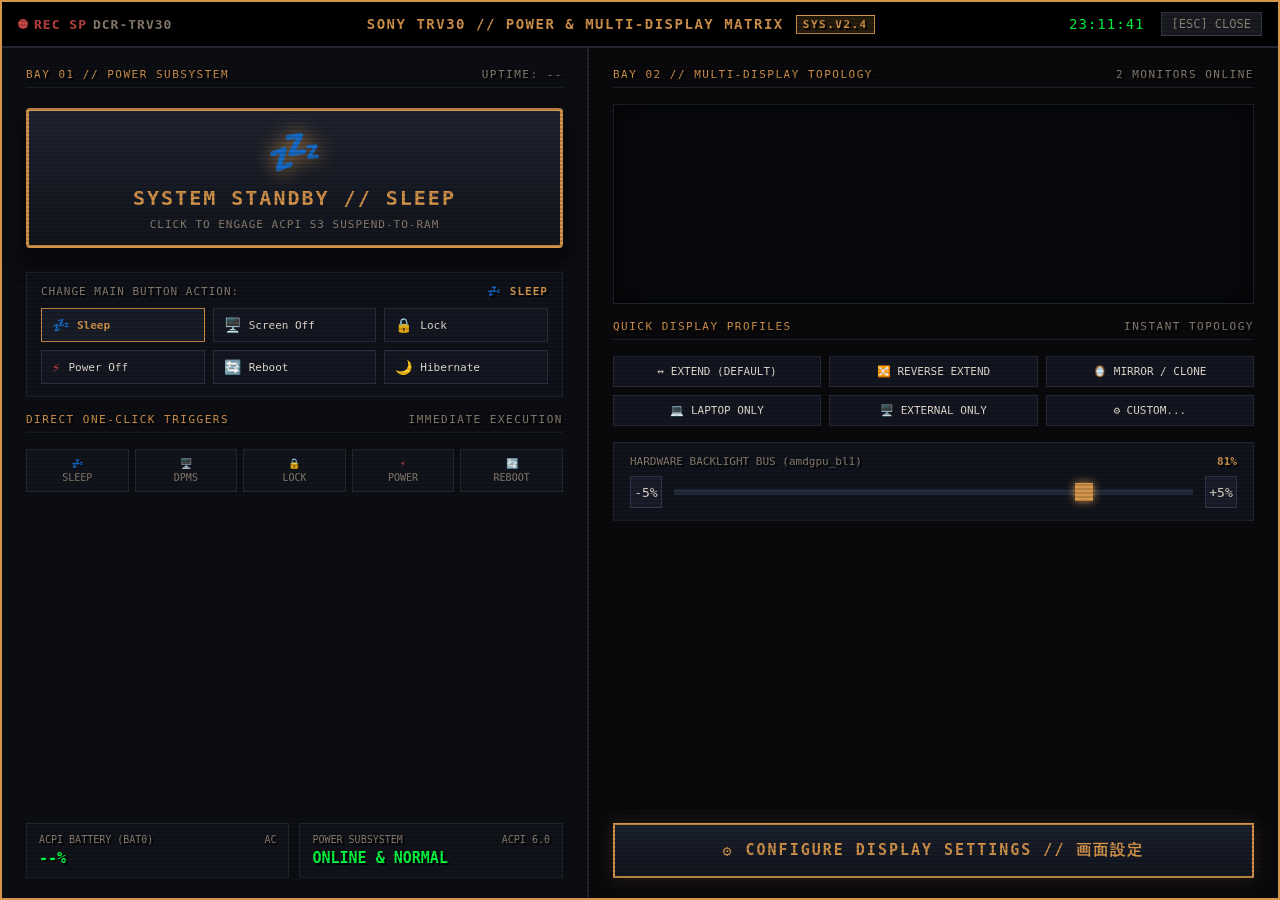
<file: hypr/display-deck/index.html>
<!DOCTYPE html>
<html lang="en">
<head>
  <meta charset="UTF-8">
  <meta name="viewport" content="width=device-width, initial-scale=1.0">
  <title>TRV30 Display & Power Deck</title>
  <style>
    @font-face {
      font-family: 'VCR OSD Mono';
      src: local('VCR OSD Mono'), local('DotGothic16'), monospace;
    }

    :root {
      --bg: #0a0b0e;
      --card-bg: #12141a;
      --panel-border: #222630;
      --amber: #d4944c;
      --amber-bright: #ff9d00;
      --amber-dim: rgba(212, 148, 76, 0.18);
      --amber-glow: rgba(212, 148, 76, 0.45);
      --green: #00ff41;
      --green-dim: rgba(0, 255, 65, 0.15);
      --orange: #ff8c00;
      --orange-dim: rgba(255, 140, 0, 0.18);
      --red: #c44444;
      --red-dim: rgba(196, 68, 68, 0.2);
      --purple: #bf5af2;
      --silver: #b8a998;
      --dim: #8a7e72;
      --fg: #e8dfd4;
    }

    * {
      box-sizing: border-box;
      margin: 0;
      padding: 0;
      user-select: none;
      -webkit-user-select: none;
    }

    body {
      background-color: var(--bg);
      color: var(--fg);
      font-family: 'VCR OSD Mono', 'DotGothic16', monospace;
      width: 100vw;
      height: 100vh;
      overflow: hidden;
      display: flex;
      flex-direction: column;
      position: relative;
      border: 2px solid var(--amber);
      text-shadow: 2px 2px 0px #000000;
    }

    /* CRT scanline simulation */
    body::before {
      content: " ";
      display: block;
      position: absolute;
      top: 0; left: 0; bottom: 0; right: 0;
      background: linear-gradient(rgba(18, 16, 16, 0) 50%, rgba(0, 0, 0, 0.25) 50%);
      background-size: 100% 4px;
      z-index: 100;
      pointer-events: none;
      opacity: 0.6;
    }

    /* TOP OSD HEADER */
    header {
      background: #000000;
      border-bottom: 2px solid var(--panel-border);
      padding: 10px 16px;
      display: flex;
      justify-content: space-between;
      align-items: center;
      z-index: 10;
    }

    .rec-badge {
      color: var(--red);
      font-weight: bold;
      display: flex;
      align-items: center;
      gap: 6px;
      font-size: 13px;
      letter-spacing: 1px;
    }

    .rec-dot {
      width: 10px;
      height: 10px;
      border-radius: 50%;
      background: var(--red);
      animation: blink 1.2s infinite ease-in-out;
    }

    @keyframes blink {
      0%, 100% { opacity: 1; filter: drop-shadow(0 0 6px var(--red)); }
      50% { opacity: 0.2; }
    }

    .osd-title {
      font-size: 14px;
      letter-spacing: 1.5px;
      color: var(--amber);
      font-weight: bold;
      display: flex;
      align-items: center;
      gap: 12px;
    }

    .osd-title .chip {
      background: var(--amber-dim);
      border: 1px solid var(--amber);
      color: var(--amber);
      font-size: 11px;
      padding: 2px 6px;
    }

    .header-right {
      display: flex;
      align-items: center;
      gap: 16px;
    }

    .timecode {
      color: var(--green);
      font-size: 14px;
      letter-spacing: 1px;
    }

    .close-btn {
      background: #1a1c22;
      border: 1px solid #333945;
      color: var(--dim);
      font-family: inherit;
      font-size: 12px;
      padding: 4px 10px;
      cursor: pointer;
      transition: all 0.15s ease;
    }

    .close-btn:hover {
      background: var(--red);
      color: #ffffff;
      border-color: var(--red);
    }

    /* MAIN SPLIT DECK */
    main {
      flex: 1;
      display: grid;
      grid-template-columns: 46% 54%;
      overflow: hidden;
      z-index: 10;
    }

    /* LEFT BAY: POWER & SLEEP */
    .bay-power {
      border-right: 2px solid var(--panel-border);
      padding: 20px 24px;
      display: flex;
      flex-direction: column;
      gap: 16px;
      background: rgba(14, 16, 22, 0.7);
      overflow-y: auto;
    }

    .section-tag {
      font-size: 11px;
      letter-spacing: 1.5px;
      color: var(--dim);
      display: flex;
      align-items: center;
      justify-content: space-between;
      border-bottom: 1px solid #1a1e28;
      padding-bottom: 6px;
    }

    .section-tag span {
      color: var(--amber);
    }

    /* BIG SLEEP / ACTION BUTTON (PRIMARY POSITION) */
    .big-button-container {
      margin: 4px 0 8px 0;
      display: flex;
      flex-direction: column;
      align-items: center;
    }

    .big-action-button {
      width: 100%;
      height: 140px;
      background: linear-gradient(180deg, #1f2430 0%, #12151d 100%);
      border: 3px solid var(--mode-color, var(--amber));
      border-radius: 4px;
      color: #ffffff;
      font-family: inherit;
      cursor: pointer;
      position: relative;
      box-shadow: 0 10px 0 #08090c, 0 14px 20px rgba(0, 0, 0, 0.7);
      transition: all 0.1s ease;
      display: flex;
      flex-direction: column;
      align-items: center;
      justify-content: center;
      gap: 8px;
      padding: 16px;
      outline: none;
    }

    .big-action-button:hover {
      background: linear-gradient(180deg, #272d3d 0%, #171b26 100%);
      border-color: #ffffff;
      box-shadow: 0 10px 0 #08090c, 0 0 25px var(--mode-color, var(--amber));
    }

    .big-action-button:active, .big-action-button.pressed {
      transform: translateY(6px);
      box-shadow: 0 4px 0 #08090c, 0 0 15px var(--mode-color, var(--amber));
    }

    .big-btn-icon {
      font-size: 44px;
      filter: drop-shadow(0 0 10px var(--mode-color, var(--amber)));
      transition: transform 0.2s ease;
    }

    .big-action-button:hover .big-btn-icon {
      transform: scale(1.1);
    }

    .big-btn-title {
      font-size: 20px;
      letter-spacing: 2px;
      font-weight: bold;
      color: var(--mode-color, var(--amber));
    }

    .big-btn-sub {
      font-size: 11px;
      letter-spacing: 1px;
      color: var(--dim);
    }

    .confirmation-banner {
      width: 100%;
      background: var(--red);
      color: #ffffff;
      font-size: 12px;
      padding: 6px;
      text-align: center;
      margin-top: 8px;
      display: none;
      animation: pulse 0.8s infinite alternate;
    }

    @keyframes pulse {
      from { opacity: 0.8; }
      to { opacity: 1; }
    }

    /* ACTION ASSIGNER BOX */
    .action-assigner-box {
      background: #10121a;
      border: 1px solid #1f2533;
      padding: 12px 14px;
      display: flex;
      flex-direction: column;
      gap: 10px;
    }

    .assigner-header {
      display: flex;
      justify-content: space-between;
      align-items: center;
      font-size: 11px;
      color: var(--dim);
      letter-spacing: 1px;
    }

    .action-chips-grid {
      display: grid;
      grid-template-columns: repeat(3, 1fr);
      gap: 8px;
    }

    .action-chip {
      background: #141722;
      border: 1px solid #282f40;
      color: var(--fg);
      font-family: inherit;
      font-size: 11px;
      padding: 8px 10px;
      cursor: pointer;
      display: flex;
      align-items: center;
      gap: 8px;
      transition: all 0.15s ease;
      justify-content: flex-start;
    }

    .action-chip .chip-icon {
      font-size: 14px;
    }

    .action-chip:hover {
      background: #1c2130;
      border-color: var(--silver);
    }

    .action-chip.active {
      border: 1px solid var(--amber);
      background: #181d28;
      color: var(--amber);
      font-weight: bold;
    }

    /* QUICK POWER STRIP */
    .quick-power-strip {
      display: grid;
      grid-template-columns: repeat(5, 1fr);
      gap: 6px;
    }

    .quick-btn {
      background: #12141c;
      border: 1px solid #232835;
      color: var(--dim);
      font-family: inherit;
      font-size: 10px;
      padding: 8px 4px;
      text-align: center;
      cursor: pointer;
      transition: all 0.15s ease;
      display: flex;
      flex-direction: column;
      align-items: center;
      gap: 3px;
    }

    .quick-btn:hover {
      background: #202636;
      border-color: var(--silver);
      color: #ffffff;
    }

    /* TELEMETRY CARDS */
    .telemetry-grid {
      display: grid;
      grid-template-columns: 1fr 1fr;
      gap: 10px;
      margin-top: auto;
    }

    .telemetry-card {
      background: #11131a;
      border: 1px solid #1f2430;
      padding: 10px 12px;
    }

    .telemetry-label {
      font-size: 10px;
      color: var(--dim);
      margin-bottom: 4px;
      display: flex;
      justify-content: space-between;
    }

    .telemetry-val {
      font-size: 15px;
      color: var(--green);
      font-weight: bold;
    }

    /* RIGHT BAY: DISPLAYS */
    .bay-display {
      padding: 20px 24px;
      display: flex;
      flex-direction: column;
      gap: 16px;
      background: rgba(10, 11, 14, 0.9);
      overflow-y: auto;
    }

    /* MONITOR TOPOLOGY CANVAS */
    .monitor-canvas {
      width: 100%;
      height: 200px;
      background: #08090c;
      border: 1px solid #1c212c;
      position: relative;
      display: flex;
      align-items: center;
      justify-content: center;
      gap: 14px;
      padding: 16px;
      box-shadow: inset 0 0 20px rgba(0, 0, 0, 0.8);
    }

    .monitor-box {
      flex: 1;
      height: 100%;
      background: #13161f;
      border: 2px solid #2e3547;
      display: flex;
      flex-direction: column;
      padding: 12px;
      cursor: pointer;
      position: relative;
      transition: all 0.2s ease;
    }

    .monitor-box:hover {
      border-color: var(--amber);
      box-shadow: 0 0 15px var(--amber-dim);
    }

    .monitor-box.focused {
      border-color: var(--amber-bright);
      box-shadow: 0 0 18px var(--amber-glow);
    }

    .mon-header {
      display: flex;
      justify-content: space-between;
      align-items: center;
      border-bottom: 1px solid #232938;
      padding-bottom: 6px;
      margin-bottom: 8px;
    }

    .mon-name {
      font-size: 13px;
      font-weight: bold;
      color: var(--amber);
    }

    .monitor-box.focused .mon-name {
      color: var(--amber-bright);
    }

    .mon-tag {
      font-size: 9px;
      background: #1e2433;
      padding: 2px 5px;
      color: var(--dim);
    }

    .mon-badge-active {
      color: var(--green);
      font-weight: bold;
    }

    .mon-specs {
      font-size: 11px;
      line-height: 1.6;
      color: var(--fg);
    }

    .mon-specs .highlight {
      color: var(--green);
    }

    .mon-click-hint {
      margin-top: auto;
      font-size: 9px;
      color: var(--dim);
      letter-spacing: 1px;
      text-align: right;
    }

    /* TOPOLOGY PRESETS */
    .preset-strip {
      display: grid;
      grid-template-columns: repeat(3, 1fr);
      gap: 8px;
    }

    .preset-btn {
      background: #131620;
      border: 1px solid #242a3a;
      color: var(--fg);
      font-family: inherit;
      font-size: 11px;
      padding: 8px 6px;
      text-align: center;
      cursor: pointer;
      transition: all 0.15s ease;
    }

    .preset-btn:hover {
      background: #1e2436;
      border-color: var(--amber);
      color: var(--amber);
    }

    /* BRIGHTNESS CONTROL BUS */
    .brightness-bus {
      background: #11141c;
      border: 1px solid #1f2533;
      padding: 12px 16px;
      display: flex;
      flex-direction: column;
      gap: 8px;
    }

    .brightness-header {
      display: flex;
      justify-content: space-between;
      align-items: center;
      font-size: 11px;
      color: var(--dim);
    }

    .brightness-controls {
      display: flex;
      align-items: center;
      gap: 12px;
    }

    .step-btn {
      background: #1a1e2a;
      border: 1px solid #31394c;
      color: var(--fg);
      font-family: inherit;
      font-size: 13px;
      width: 32px;
      height: 32px;
      cursor: pointer;
      display: flex;
      align-items: center;
      justify-content: center;
    }

    .step-btn:hover {
      border-color: var(--amber);
      color: var(--amber);
    }

    .slider-track {
      flex: 1;
      position: relative;
      display: flex;
      align-items: center;
    }

    input[type=range] {
      -webkit-appearance: none;
      width: 100%;
      height: 6px;
      background: #232a3b;
      outline: none;
    }

    input[type=range]::-webkit-slider-thumb {
      -webkit-appearance: none;
      width: 18px;
      height: 18px;
      background: var(--amber);
      cursor: pointer;
      border-radius: 0;
      box-shadow: 0 0 8px var(--amber);
    }

    /* OPEN DISPLAY SETTINGS MASTER BUTTON */
    .open-settings-btn {
      background: linear-gradient(180deg, #1b212e 0%, #11151e 100%);
      border: 2px solid var(--amber);
      color: var(--amber);
      font-family: inherit;
      padding: 16px;
      font-size: 15px;
      font-weight: bold;
      letter-spacing: 2px;
      cursor: pointer;
      display: flex;
      align-items: center;
      justify-content: center;
      gap: 12px;
      box-shadow: 0 0 15px var(--amber-dim);
      transition: all 0.15s ease;
      margin-top: auto;
    }

    .open-settings-btn:hover {
      background: var(--amber);
      color: #000000;
      box-shadow: 0 0 25px var(--amber-glow);
      text-shadow: none;
    }

    /* MODAL OVERLAY FOR DISPLAY SETTINGS */
    .modal-overlay {
      position: absolute;
      top: 0; left: 0; right: 0; bottom: 0;
      background: rgba(0, 0, 0, 0.88);
      backdrop-filter: blur(4px);
      z-index: 200;
      display: none;
      align-items: center;
      justify-content: center;
      padding: 24px;
    }

    .modal-overlay.open {
      display: flex;
    }

    .modal-box {
      width: 900px;
      max-width: 95%;
      max-height: 92%;
      background: #0f1118;
      border: 2px solid var(--amber);
      box-shadow: 0 0 30px var(--amber-glow);
      display: flex;
      flex-direction: column;
      overflow: hidden;
    }

    .modal-header {
      background: #08090d;
      border-bottom: 2px solid var(--panel-border);
      padding: 12px 18px;
      display: flex;
      justify-content: space-between;
      align-items: center;
    }

    .modal-title {
      font-size: 14px;
      letter-spacing: 1.5px;
      color: var(--amber);
      font-weight: bold;
    }

    .modal-content {
      padding: 20px;
      overflow-y: auto;
      display: flex;
      flex-direction: column;
      gap: 16px;
    }

    /* MONITOR TABS IN MODAL */
    .modal-mon-tabs {
      display: flex;
      gap: 10px;
      border-bottom: 1px solid #202635;
      padding-bottom: 12px;
    }

    .modal-mon-tab {
      background: #161a25;
      border: 1px solid #2a3348;
      color: var(--dim);
      font-family: inherit;
      font-size: 12px;
      padding: 8px 16px;
      cursor: pointer;
      display: flex;
      align-items: center;
      gap: 8px;
    }

    .modal-mon-tab.active {
      border-color: var(--amber);
      background: var(--amber-dim);
      color: var(--amber);
      font-weight: bold;
    }

    .form-group {
      display: flex;
      flex-direction: column;
      gap: 6px;
    }

    .form-label {
      font-size: 11px;
      color: var(--amber);
      letter-spacing: 1px;
      display: flex;
      justify-content: space-between;
    }

    .form-select, .form-input {
      background: #141722;
      border: 1px solid #2a344a;
      color: #ffffff;
      font-family: inherit;
      font-size: 12px;
      padding: 8px 12px;
      outline: none;
    }

    .form-select:focus, .form-input:focus {
      border-color: var(--amber);
      box-shadow: 0 0 8px var(--amber-glow);
    }

    .chips-row {
      display: flex;
      flex-wrap: wrap;
      gap: 8px;
    }

    .chip-btn {
      background: #151822;
      border: 1px solid #262e40;
      color: var(--fg);
      font-family: inherit;
      font-size: 11px;
      padding: 6px 12px;
      cursor: pointer;
    }

    .chip-btn:hover {
      border-color: var(--silver);
    }

    .chip-btn.active {
      background: var(--amber-dim);
      border-color: var(--amber);
      color: var(--amber);
      font-weight: bold;
    }

    .modal-footer {
      background: #08090d;
      border-top: 1px solid var(--panel-border);
      padding: 14px 20px;
      display: flex;
      justify-content: space-between;
      align-items: center;
    }

    .btn-apply {
      background: var(--green);
      border: none;
      color: #000000;
      font-family: inherit;
      font-size: 13px;
      font-weight: bold;
      padding: 10px 20px;
      cursor: pointer;
      letter-spacing: 1.5px;
    }

    .btn-apply:hover {
      box-shadow: 0 0 15px var(--green);
    }

    .btn-reset {
      background: #1b1e28;
      border: 1px solid #333a4c;
      color: var(--dim);
      font-family: inherit;
      font-size: 11px;
      padding: 8px 14px;
      cursor: pointer;
    }

    .btn-reset:hover {
      border-color: var(--amber);
      color: var(--amber);
    }

    /* REVERT COUNTDOWN TOAST */
    .revert-toast {
      position: absolute;
      bottom: 24px;
      left: 50%;
      transform: translateX(-50%);
      background: #1c2130;
      border: 2px solid var(--amber);
      box-shadow: 0 0 25px var(--amber-glow);
      padding: 12px 24px;
      display: none;
      align-items: center;
      gap: 18px;
      z-index: 300;
      font-size: 13px;
    }

    .revert-toast.visible {
      display: flex;
    }

    .revert-toast .sec {
      color: var(--red);
      font-size: 18px;
      font-weight: bold;
    }

    .btn-confirm-keep {
      background: var(--green);
      border: none;
      color: #000000;
      font-family: inherit;
      padding: 6px 14px;
      font-weight: bold;
      cursor: pointer;
    }

    .btn-confirm-revert {
      background: var(--red);
      border: none;
      color: #ffffff;
      font-family: inherit;
      padding: 6px 14px;
      font-weight: bold;
      cursor: pointer;
    }
  </style>
</head>
<body>

  <!-- TOP OSD STATUS -->
  <header>
    <div class="rec-badge">
      <div class="rec-dot"></div>
      <span>REC SP</span>
      <span style="color:var(--dim)">DCR-TRV30</span>
    </div>
    <div class="osd-title">
      <span>SONY TRV30 // POWER & MULTI-DISPLAY MATRIX</span>
      <div class="chip">SYS.V2.4</div>
    </div>
    <div class="header-right">
      <div class="timecode" id="clock">00:00:00</div>
      <button class="close-btn" onclick="closeDeck()">[ESC] CLOSE</button>
    </div>
  </header>

  <!-- MAIN DUAL BAY -->
  <main>
    <!-- LEFT BAY: POWER & SUSPEND CONTROLLER -->
    <div class="bay-power">
      <div class="section-tag">
        <span>BAY 01 // POWER SUBSYSTEM</span>
        <div id="uptimeDisplay">UPTIME: --</div>
      </div>

      <!-- BIG TACTILE BUTTON (PRIMARY SLEEP / ACTION TRIGGER) -->
      <div class="big-button-container">
        <button class="big-action-button" id="bigButton" onclick="handleBigButtonClick()">
          <div class="big-btn-icon" id="bigBtnIcon">💤</div>
          <div class="big-btn-title" id="bigBtnTitle">SYSTEM STANDBY // SLEEP</div>
          <div class="big-btn-sub" id="bigBtnSub">CLICK TO ENGAGE ACPI S3 SUSPEND-TO-RAM</div>
        </button>
        <div class="confirmation-banner" id="confirmBanner">⚠️ CLICK AGAIN TO CONFIRM SHUTDOWN (3s)</div>
      </div>

      <!-- CHANGE MAIN BUTTON ACTION SELECTOR -->
      <div class="action-assigner-box">
        <div class="assigner-header">
          <span>CHANGE MAIN BUTTON ACTION:</span>
          <span id="currentActionLabel" style="color:var(--amber); font-weight:bold;">💤 SLEEP</span>
        </div>
        <div class="action-chips-grid">
          <button class="action-chip active" data-mode="sleep" onclick="selectMode('sleep')">
            <span class="chip-icon">💤</span>
            <span>Sleep</span>
          </button>
          <button class="action-chip" data-mode="screen" onclick="selectMode('screen')">
            <span class="chip-icon">🖥️</span>
            <span>Screen Off</span>
          </button>
          <button class="action-chip" data-mode="lock" onclick="selectMode('lock')">
            <span class="chip-icon">🔒</span>
            <span>Lock</span>
          </button>
          <button class="action-chip" data-mode="poweroff" onclick="selectMode('poweroff')">
            <span class="chip-icon" style="color:var(--red)">⚡</span>
            <span>Power Off</span>
          </button>
          <button class="action-chip" data-mode="reboot" onclick="selectMode('reboot')">
            <span class="chip-icon" style="color:var(--orange)">🔄</span>
            <span>Reboot</span>
          </button>
          <button class="action-chip" data-mode="hibernate" onclick="selectMode('hibernate')">
            <span class="chip-icon" style="color:var(--purple)">🌙</span>
            <span>Hibernate</span>
          </button>
        </div>
      </div>

      <!-- DIRECT ONE-CLICK TRIGGERS -->
      <div class="section-tag">
        <span>DIRECT ONE-CLICK TRIGGERS</span>
        <div>IMMEDIATE EXECUTION</div>
      </div>
      <div class="quick-power-strip">
        <button class="quick-btn" onclick="executePower('sleep')">
          <span>💤</span>
          <span>SLEEP</span>
        </button>
        <button class="quick-btn" onclick="executePower('screen')">
          <span>🖥️</span>
          <span>DPMS</span>
        </button>
        <button class="quick-btn" onclick="executePower('lock')">
          <span>🔒</span>
          <span>LOCK</span>
        </button>
        <button class="quick-btn" onclick="executePower('poweroff')">
          <span style="color:var(--red)">⚡</span>
          <span>POWER</span>
        </button>
        <button class="quick-btn" onclick="executePower('reboot')">
          <span style="color:var(--orange)">🔄</span>
          <span>REBOOT</span>
        </button>
      </div>

      <!-- ACPI TELEMETRY -->
      <div class="telemetry-grid">
        <div class="telemetry-card">
          <div class="telemetry-label">
            <span>ACPI BATTERY (BAT0)</span>
            <span id="batStatus">AC</span>
          </div>
          <div class="telemetry-val" id="batPercent">--%</div>
        </div>
        <div class="telemetry-card">
          <div class="telemetry-label">
            <span>POWER SUBSYSTEM</span>
            <span>ACPI 6.0</span>
          </div>
          <div class="telemetry-val" style="color:var(--green)">ONLINE & NORMAL</div>
        </div>
      </div>
    </div>

    <!-- RIGHT BAY: MULTI-DISPLAY CANVAS & OPTIONS -->
    <div class="bay-display">
      <div class="section-tag">
        <span>BAY 02 // MULTI-DISPLAY TOPOLOGY</span>
        <div id="monCountDisplay">2 MONITORS ONLINE</div>
      </div>

      <!-- VISUAL CANVAS -->
      <div class="monitor-canvas" id="monitorCanvas">
        <!-- Injected via JavaScript -->
      </div>

      <!-- TOPOLOGY PRESETS -->
      <div class="section-tag">
        <span>QUICK DISPLAY PROFILES</span>
        <div>INSTANT TOPOLOGY</div>
      </div>
      <div class="preset-strip">
        <button class="preset-btn" onclick="applyPreset('extend_default')">↔️ EXTEND (DEFAULT)</button>
        <button class="preset-btn" onclick="applyPreset('extend_reverse')">🔀 REVERSE EXTEND</button>
        <button class="preset-btn" onclick="applyPreset('mirror')">🪞 MIRROR / CLONE</button>
        <button class="preset-btn" onclick="applyPreset('laptop_only')">💻 LAPTOP ONLY</button>
        <button class="preset-btn" onclick="applyPreset('external_only')">🖥️ EXTERNAL ONLY</button>
        <button class="preset-btn" onclick="openDisplaySettings()">⚙️ CUSTOM...</button>
      </div>

      <!-- BRIGHTNESS BUS -->
      <div class="brightness-bus">
        <div class="brightness-header">
          <span>HARDWARE BACKLIGHT BUS (<span id="brightDevice">amdgpu_bl1</span>)</span>
          <span id="brightValue" style="color:var(--amber); font-weight:bold;">81%</span>
        </div>
        <div class="brightness-controls">
          <button class="step-btn" onclick="stepBrightness(-5)">-5%</button>
          <div class="slider-track">
            <input type="range" id="brightSlider" min="5" max="100" value="81" oninput="onBrightnessInput(this.value)">
          </div>
          <button class="step-btn" onclick="stepBrightness(5)">+5%</button>
        </div>
      </div>

      <!-- OPEN DISPLAY SETTINGS BUTTON -->
      <button class="open-settings-btn" onclick="openDisplaySettings()">
        <span>⚙️</span>
        <span>CONFIGURE DISPLAY SETTINGS // 画面設定</span>
      </button>
    </div>
  </main>

  <!-- DISPLAY SETTINGS MODAL DIALOG -->
  <div class="modal-overlay" id="modalOverlay">
    <div class="modal-box">
      <div class="modal-header">
        <div class="modal-title">⚙️ SONY TRV30 // DISPLAY SETTINGS CALIBRATION [DISP.CFG]</div>
        <button class="close-btn" onclick="closeDisplaySettings()">[✖] CLOSE</button>
      </div>

      <div class="modal-content">
        <!-- MONITOR SELECTOR TABS -->
        <div class="modal-mon-tabs" id="modalMonTabs">
          <!-- Injected via JS -->
        </div>

        <!-- 1. RESOLUTION & REFRESH RATE -->
        <div class="form-group">
          <div class="form-label">
            <span>1. RESOLUTION & SCAN RATE (解像度・走査周波数)</span>
            <span id="curResLabel">1920x1080 @ 60Hz</span>
          </div>
          <select class="form-select" id="modeSelect">
            <!-- Dynamically populated from availableModes -->
          </select>
        </div>

        <!-- 2. SCALING FACTOR -->
        <div class="form-group">
          <div class="form-label">
            <span>2. DISPLAY SCALING FACTOR (表示倍率)</span>
            <span id="scaleLabel">1.00x</span>
          </div>
          <div class="chips-row" id="scaleChips">
            <button class="chip-btn" data-scale="1.00" onclick="setScale(1.00)">1.00x (100% Crisp)</button>
            <button class="chip-btn" data-scale="1.20" onclick="setScale(1.20)">1.20x</button>
            <button class="chip-btn" data-scale="1.25" onclick="setScale(1.25)">1.25x</button>
            <button class="chip-btn" data-scale="1.30" onclick="setScale(1.30)">1.30x (Recom Laptop)</button>
            <button class="chip-btn" data-scale="1.50" onclick="setScale(1.50)">1.50x</button>
            <button class="chip-btn" data-scale="2.00" onclick="setScale(2.00)">2.00x</button>
          </div>
        </div>

        <!-- 3. ORIENTATION / TRANSFORM -->
        <div class="form-group">
          <div class="form-label">
            <span>3. ORIENTATION / ROTATION (画面の向き)</span>
          </div>
          <div class="chips-row" id="transformChips">
            <button class="chip-btn active" data-transform="0" onclick="setTransform(0)">0: Normal (0°)</button>
            <button class="chip-btn" data-transform="1" onclick="setTransform(1)">1: Portrait (90°)</button>
            <button class="chip-btn" data-transform="2" onclick="setTransform(2)">2: Inverted (180°)</button>
            <button class="chip-btn" data-transform="3" onclick="setTransform(3)">3: Portrait Left (270°)</button>
          </div>
        </div>

        <!-- 4. POSITIONING -->
        <div class="form-group">
          <div class="form-label">
            <span>4. SPATIAL POSITION (X, Y)</span>
          </div>
          <div style="display:flex; gap:12px;">
            <input type="number" class="form-input" id="posXInput" placeholder="X Coordinate (px)" value="0" style="flex:1;">
            <input type="number" class="form-input" id="posYInput" placeholder="Y Coordinate (px)" value="0" style="flex:1;">
          </div>
        </div>

        <!-- 5. POWER & HARDWARE -->
        <div class="form-group">
          <div class="form-label">
            <span>5. POWER & ADAPTIVE SYNC</span>
          </div>
          <div style="display:flex; gap:16px;">
            <label style="display:flex; align-items:center; gap:8px; cursor:pointer; font-size:12px;">
              <input type="checkbox" id="monEnabledCheck" checked>
              <span>MONITOR ENABLED</span>
            </label>
            <label style="display:flex; align-items:center; gap:8px; cursor:pointer; font-size:12px;">
              <input type="checkbox" id="vrrCheck">
              <span>VARIABLE REFRESH RATE (VRR)</span>
            </label>
          </div>
        </div>
      </div>

      <div class="modal-footer">
        <button class="btn-reset" onclick="resetToDefaults()">↺ RESET TO VERIFIED DEFAULTS</button>
        <div style="display:flex; gap:10px;">
          <button class="close-btn" onclick="closeDisplaySettings()">CANCEL</button>
          <button class="btn-apply" onclick="applyDisplayConfig()">✔️ APPLY & SAVE CONFIG</button>
        </div>
      </div>
    </div>
  </div>

  <!-- REVERT COUNTDOWN TOAST -->
  <div class="revert-toast" id="revertToast">
    <div>⚠️ Configuration applied! Keeping changes in <span class="sec" id="revertSec">10</span>s...</div>
    <button class="btn-confirm-keep" onclick="keepChanges()">KEEP CHANGES</button>
    <button class="btn-confirm-revert" onclick="revertChanges()">REVERT NOW</button>
  </div>

  <script>
    let currentState = null;
    let selectedMode = 'sleep';
    let confirmTimer = null;
    let revertCountdown = null;
    let activeSettingsMon = null;

    // Modes definition
    const MODES = {
      sleep: {
        icon: '💤',
        title: 'SYSTEM STANDBY // SLEEP',
        sub: 'EXECUTE ACPI S3 SUSPEND-TO-RAM',
        color: 'var(--amber)',
        bg: 'var(--amber-dim)'
      },
      screen: {
        icon: '🖥️',
        title: 'TURN OFF SCREENS // DPMS',
        sub: 'BLANK ALL MONITORS • LOCK SESSION',
        color: 'var(--orange)',
        bg: 'var(--orange-dim)'
      },
      lock: {
        icon: '🔒',
        title: 'ENGAGE HYPRLOCK SESSION',
        sub: 'SECURE DISPLAY WITH VCR LOCKSCREEN',
        color: 'var(--green)',
        bg: 'var(--green-dim)'
      },
      poweroff: {
        icon: '⚡',
        title: 'POWER OFF SYSTEM // SHUTDOWN',
        sub: 'HALT ALL PROCESSES & POWER DOWN',
        color: 'var(--red)',
        bg: 'var(--red-dim)'
      },
      reboot: {
        icon: '🔄',
        title: 'REBOOT SYSTEM // WARM RESET',
        sub: 'RESTART KERNEL & RELOAD COMPOSITOR',
        color: 'var(--orange)',
        bg: 'rgba(255,119,0,0.15)'
      },
      hibernate: {
        icon: '🌙',
        title: 'HIBERNATE // SUSPEND TO DISK',
        sub: 'STORE RAM STATE TO SWAP & HALT',
        color: 'var(--purple)',
        bg: 'rgba(191,90,242,0.15)'
      }
    };

    // Synthesize 80s tactical beep sound
    function playBeep(freq = 440, duration = 0.05) {
      try {
        const audioCtx = new (window.AudioContext || window.webkitAudioContext)();
        const osc = audioCtx.createOscillator();
        const gain = audioCtx.createGain();
        osc.type = 'sine';
        osc.frequency.setValueAtTime(freq, audioCtx.currentTime);
        gain.gain.setValueAtTime(0.08, audioCtx.currentTime);
        gain.gain.exponentialRampToValueAtTime(0.001, audioCtx.currentTime + duration);
        osc.connect(gain);
        gain.connect(audioCtx.destination);
        osc.start();
        osc.stop(audioCtx.currentTime + duration);
      } catch(e) {}
    }

    // Live clock
    function updateClock() {
      const now = new Date();
      const h = String(now.getHours()).padStart(2, '0');
      const m = String(now.getMinutes()).padStart(2, '0');
      const s = String(now.getSeconds()).padStart(2, '0');
      document.getElementById('clock').textContent = `${h}:${m}:${s}`;
    }
    setInterval(updateClock, 1000);
    updateClock();

    // Mode selection
    function selectMode(mode) {
      playBeep(520, 0.04);
      selectedMode = mode;
      document.querySelectorAll('.action-chip').forEach(chip => {
        chip.classList.toggle('active', chip.dataset.mode === mode);
      });

      const info = MODES[mode];
      const bigBtn = document.getElementById('bigButton');
      bigBtn.style.setProperty('--mode-color', info.color);
      bigBtn.style.setProperty('--mode-bg', info.bg);
      document.getElementById('bigBtnIcon').textContent = info.icon;
      document.getElementById('bigBtnTitle').textContent = info.title;
      document.getElementById('bigBtnSub').textContent = info.sub;

      const actionLabel = document.getElementById('currentActionLabel');
      if (actionLabel) {
        actionLabel.textContent = `${info.icon} ${mode.toUpperCase()}`;
        actionLabel.style.color = info.color;
      }

      // Reset any active confirm banner
      cancelConfirm();
    }

    function handleBigButtonClick() {
      playBeep(660, 0.08);
      const bigBtn = document.getElementById('bigButton');
      bigBtn.classList.add('pressed');
      setTimeout(() => bigBtn.classList.remove('pressed'), 150);

      if (selectedMode === 'poweroff' || selectedMode === 'reboot') {
        // Requires 2-step confirmation
        if (confirmTimer) {
          // Confirmed!
          clearTimeout(confirmTimer);
          confirmTimer = null;
          document.getElementById('confirmBanner').style.display = 'none';
          executePower(selectedMode);
        } else {
          // Arm confirmation
          const banner = document.getElementById('confirmBanner');
          banner.style.display = 'block';
          banner.textContent = `⚠️ CLICK AGAIN TO CONFIRM ${selectedMode.toUpperCase()} (3s)`;
          confirmTimer = setTimeout(cancelConfirm, 3000);
        }
      } else {
        executePower(selectedMode);
      }
    }

    function cancelConfirm() {
      if (confirmTimer) {
        clearTimeout(confirmTimer);
        confirmTimer = null;
      }
      document.getElementById('confirmBanner').style.display = 'none';
    }

    function executePower(mode) {
      playBeep(880, 0.1);
      postIPC({ action: 'power', mode: mode });
    }

    function closeDeck() {
      playBeep(350, 0.05);
      postIPC({ action: 'close' });
    }

    function postIPC(msg) {
      if (window.webkit && window.webkit.messageHandlers && window.webkit.messageHandlers.deck) {
        window.webkit.messageHandlers.deck.postMessage(JSON.stringify(msg));
      }
    }

    // Brightness input
    function onBrightnessInput(val) {
      document.getElementById('brightValue').textContent = `${val}%`;
      postIPC({ action: 'set_brightness', percent: parseInt(val) });
    }

    function stepBrightness(delta) {
      playBeep(480, 0.03);
      const slider = document.getElementById('brightSlider');
      let val = parseInt(slider.value) + delta;
      val = Math.max(5, Math.min(100, val));
      slider.value = val;
      onBrightnessInput(val);
    }

    // Preset topologies
    function applyPreset(preset) {
      playBeep(700, 0.06);
      postIPC({ action: 'apply_preset', preset: preset });
      startRevertCountdown();
    }

    // Live state updates from Python
    window.updateDisplayDeck = function(state) {
      currentState = state;

      // Update Uptime
      if (state.uptime) {
        document.getElementById('uptimeDisplay').textContent = `UPTIME: ${state.uptime}`;
      }

      // Update Battery
      if (state.battery) {
        document.getElementById('batPercent').textContent = `${state.battery.percent}%`;
        document.getElementById('batStatus').textContent = state.battery.status.toUpperCase();
        if (state.battery.percent <= 20) {
          document.getElementById('batPercent').style.color = 'var(--red)';
        } else {
          document.getElementById('batPercent').style.color = 'var(--green)';
        }
      }

      // Update Brightness
      if (state.brightness !== undefined) {
        document.getElementById('brightValue').textContent = `${state.brightness}%`;
        document.getElementById('brightSlider').value = state.brightness;
      }
      if (state.brightness_device) {
        document.getElementById('brightDevice').textContent = state.brightness_device;
      }

      // Render Monitors on Canvas
      renderMonitors(state.monitors || []);
    };

    function renderMonitors(monitors) {
      const canvas = document.getElementById('monitorCanvas');
      canvas.innerHTML = '';
      document.getElementById('monCountDisplay').textContent = `${monitors.length} MONITORS DETECTED`;

      monitors.forEach(mon => {
        const box = document.createElement('div');
        box.className = `monitor-box ${mon.focused ? 'focused' : ''}`;
        box.onclick = () => {
          openDisplaySettings(mon.name);
        };

        const isHDMI = mon.name.includes('HDMI');
        const make = mon.description || (isHDMI ? 'External Monitor' : 'Internal Display');
        const resStr = `${mon.width}x${mon.height} @ ${Math.round(mon.refreshRate)}Hz`;
        const scaleStr = `${parseFloat(mon.scale).toFixed(2)}x`;
        const posStr = `(${mon.x}, ${mon.y})`;

        box.innerHTML = `
          <div class="mon-header">
            <span class="mon-name">${mon.name}</span>
            <div style="display:flex; gap:4px;">
              ${mon.focused ? '<span class="mon-tag mon-badge-active">FOCUSED</span>' : ''}
              <span class="mon-tag">${mon.dpmsStatus ? 'DPMS: ON' : 'DPMS: OFF'}</span>
            </div>
          </div>
          <div class="mon-specs">
            <div><span style="color:var(--dim)">MODEL:</span> ${make}</div>
            <div><span style="color:var(--dim)">MODE:</span> <span class="highlight">${resStr}</span></div>
            <div><span style="color:var(--dim)">SCALE:</span> ${scaleStr} | <span style="color:var(--dim)">POS:</span> ${posStr}</div>
            <div><span style="color:var(--dim)">ROTATION:</span> ${mon.transform}° | <span style="color:var(--dim)">WORKSPACE:</span> WS ${mon.activeWorkspace ? mon.activeWorkspace.name : '--'}</div>
          </div>
          <div class="mon-click-hint">[CLICK TO CONFIGURE]</div>
        `;
        canvas.appendChild(box);
      });
    }

    // DISPLAY SETTINGS MODAL
    function openDisplaySettings(targetMonName) {
      playBeep(600, 0.05);
      const overlay = document.getElementById('modalOverlay');
      overlay.classList.add('open');

      if (!currentState || !currentState.monitors) return;
      const mons = currentState.monitors;
      if (!mons.length) return;

      activeSettingsMon = targetMonName || (mons.find(m => m.focused) || mons[0]).name;

      // Populate Tabs
      const tabsContainer = document.getElementById('modalMonTabs');
      tabsContainer.innerHTML = '';
      mons.forEach(m => {
        const tab = document.createElement('button');
        tab.className = `modal-mon-tab ${m.name === activeSettingsMon ? 'active' : ''}`;
        tab.textContent = `${m.name} (${m.name.includes('HDMI') ? 'ASUS External' : 'ThinkPad Internal'})`;
        tab.onclick = () => {
          activeSettingsMon = m.name;
          document.querySelectorAll('.modal-mon-tab').forEach(t => t.classList.remove('active'));
          tab.classList.add('active');
          loadMonitorIntoForm(m.name);
        };
        tabsContainer.appendChild(tab);
      });

      loadMonitorIntoForm(activeSettingsMon);
    }

    function closeDisplaySettings() {
      playBeep(350, 0.04);
      document.getElementById('modalOverlay').classList.remove('open');
    }

    function loadMonitorIntoForm(monName) {
      if (!currentState || !currentState.monitors) return;
      const mon = currentState.monitors.find(m => m.name === monName);
      if (!mon) return;

      // 1. Available Modes
      const select = document.getElementById('modeSelect');
      select.innerHTML = '';
      const modes = mon.availableModes || [`${mon.width}x${mon.height}@${Math.round(mon.refreshRate)}.00Hz`];
      
      const currentModePrefix = `${mon.width}x${mon.height}`;
      modes.forEach(mode => {
        const opt = document.createElement('option');
        opt.value = mode;
        opt.textContent = mode;
        if (mode.startsWith(currentModePrefix)) {
          opt.selected = true;
        }
        select.appendChild(opt);
      });

      document.getElementById('curResLabel').textContent = `${mon.width}x${mon.height} @ ${Math.round(mon.refreshRate)}Hz`;

      // 2. Scale
      const scaleVal = parseFloat(mon.scale).toFixed(2);
      document.getElementById('scaleLabel').textContent = `${scaleVal}x`;
      document.querySelectorAll('#scaleChips .chip-btn').forEach(btn => {
        btn.classList.toggle('active', btn.dataset.scale === scaleVal);
      });

      // 3. Transform
      document.querySelectorAll('#transformChips .chip-btn').forEach(btn => {
        btn.classList.toggle('active', parseInt(btn.dataset.transform) === mon.transform);
      });

      // 4. Position
      document.getElementById('posXInput').value = mon.x || 0;
      document.getElementById('posYInput').value = mon.y || 0;

      // 5. Toggles
      document.getElementById('monEnabledCheck').checked = !mon.disabled;
      document.getElementById('vrrCheck').checked = !!mon.vrr;
    }

    function setScale(scale) {
      playBeep(500, 0.03);
      document.getElementById('scaleLabel').textContent = `${scale.toFixed(2)}x`;
      document.querySelectorAll('#scaleChips .chip-btn').forEach(btn => {
        btn.classList.toggle('active', parseFloat(btn.dataset.scale) === scale);
      });
    }

    function setTransform(tf) {
      playBeep(500, 0.03);
      document.querySelectorAll('#transformChips .chip-btn').forEach(btn => {
        btn.classList.toggle('active', parseInt(btn.dataset.transform) === tf);
      });
    }

    function applyDisplayConfig() {
      playBeep(750, 0.08);
      if (!currentState || !currentState.monitors) return;

      const monName = activeSettingsMon;
      const mode = document.getElementById('modeSelect').value;
      
      let scale = 1.0;
      const activeScaleBtn = document.querySelector('#scaleChips .chip-btn.active');
      if (activeScaleBtn) scale = parseFloat(activeScaleBtn.dataset.scale);

      let transform = 0;
      const activeTfBtn = document.querySelector('#transformChips .chip-btn.active');
      if (activeTfBtn) transform = parseInt(activeTfBtn.dataset.transform);

      const posX = parseInt(document.getElementById('posXInput').value) || 0;
      const posY = parseInt(document.getElementById('posYInput').value) || 0;
      const enabled = document.getElementById('monEnabledCheck').checked;
      const vrr = document.getElementById('vrrCheck').checked;

      // Build updated list of monitor objects
      const configs = currentState.monitors.map(m => {
        if (m.name === monName) {
          return {
            name: m.name,
            mode: mode,
            x: posX,
            y: posY,
            scale: scale,
            transform: transform,
            disabled: !enabled,
            vrr: vrr
          };
        } else {
          return {
            name: m.name,
            mode: `${m.width}x${m.height}@${Math.round(m.refreshRate)}.00Hz`,
            x: m.x,
            y: m.y,
            scale: m.scale,
            transform: m.transform,
            disabled: m.disabled,
            vrr: m.vrr
          };
        }
      });

      postIPC({ action: 'apply_display_config', monitors: configs });
      closeDisplaySettings();
      startRevertCountdown();
    }

    function resetToDefaults() {
      if (confirm("Restore verified Tokyo dual-monitor defaults?")) {
        playBeep(440, 0.1);
        postIPC({ action: 'reset_defaults' });
        closeDisplaySettings();
      }
    }

    // Safety Countdown Revert System
    function startRevertCountdown() {
      if (revertCountdown) clearInterval(revertCountdown);
      let secondsLeft = 10;
      const toast = document.getElementById('revertToast');
      const secEl = document.getElementById('revertSec');
      toast.classList.add('visible');
      secEl.textContent = secondsLeft;

      revertCountdown = setInterval(() => {
        secondsLeft--;
        secEl.textContent = secondsLeft;
        if (secondsLeft <= 0) {
          clearInterval(revertCountdown);
          revertCountdown = null;
          revertChanges();
        }
      }, 1000);
    }

    window.handleEscape = function() {
      const modal = document.getElementById('modalOverlay');
      if (modal && modal.classList.contains('open')) {
        closeDisplaySettings();
        return true;
      }
      return false;
    };

    function keepChanges() {
      playBeep(880, 0.05);
      if (revertCountdown) clearInterval(revertCountdown);
      revertCountdown = null;
      document.getElementById('revertToast').classList.remove('visible');
    }

    function revertChanges() {
      playBeep(300, 0.15);
      if (revertCountdown) clearInterval(revertCountdown);
      revertCountdown = null;
      document.getElementById('revertToast').classList.remove('visible');
      postIPC({ action: 'revert_config' });
    }

    // Keyboard Navigation
    window.addEventListener('keydown', (e) => {
      if (e.key === 'Escape') {
        const modal = document.getElementById('modalOverlay');
        if (modal.classList.contains('open')) {
          closeDisplaySettings();
          e.stopPropagation();
        } else {
          closeDeck();
        }
      } else if (e.key === '1') selectMode('sleep');
      else if (e.key === '2') selectMode('screen');
      else if (e.key === '3') selectMode('lock');
      else if (e.key === '4') selectMode('poweroff');
      else if (e.key === '5') selectMode('reboot');
      else if (e.key === '6') selectMode('hibernate');
      else if (e.key === ' ' || e.key === 'Enter') {
        const modal = document.getElementById('modalOverlay');
        if (!modal.classList.contains('open')) {
          handleBigButtonClick();
        }
      } else if (e.key === 's' || e.key === 'S' || e.key === 'd' || e.key === 'D') {
        const modal = document.getElementById('modalOverlay');
        if (!modal.classList.contains('open')) {
          openDisplaySettings();
        }
      }
    });

    // Ask for initial state on load
    window.addEventListener('DOMContentLoaded', () => {
      if (window.location.hash === '#settings') { setTimeout(() => openDisplaySettings(), 300); }
      postIPC({ action: 'get_state' });
    });
  </script>
</body>
</html>
</file>
<file: hypr/command-center/style.css>
/* ═══════════════════════════════════════════════════════════════════
 *  TOKYO 80S TRV30 MASTER DECK — WAYBAR MATCHED VINTAGE PALETTE
 *  Matching ~/.config/waybar/style.css:
 *    Warm white:  #e8dfd4   (aged CRT phosphor text)
 *    Amber:       #d4944c   (vintage amber — accents, timecode)
 *    Audio amber: #f2a533   (audio meters)
 *    Faded blue:  #7b9db7   (subtle cool contrast)
 *    Warm gray:   #8a7e72   (dim / inactive text)
 *    Warm silver: #b8a998   (borders, dividers)
 *    Warm red:    #c44444   (REC / critical)
 *    Pure black:  #000000   (background)
 * ═══════════════════════════════════════════════════════════════════ */

:root {
  --bg-black: #000000;
  --bg-chassis: #0a0808;
  --bg-panel: #11100f;
  --bg-card: #181614;
  --bg-subtle: #1f1c19;
  
  --border-metal: #3a352f;
  --border-silver: #b8a998;
  --border-dim: #22201d;
  
  --fg-main: #e8dfd4;
  --fg-dim: #8a7e72;
  --fg-bright: #ffffff;
  
  --accent-amber: #d4944c;
  --accent-audio: #f2a533;
  --accent-blue: #7b9db7;
  --accent-red: #c44444;
  --accent-green: #88aa88;
  
  --font-osd: 'VCR OSD Mono', 'DotGothic16', monospace;
  --shadow-osd: 2px 2px 0px #000000;
}

/* ─── THEME VARIATIONS ─── */
body.theme-cyber {
  --accent-amber: #00e5ff;
  --accent-audio: #00e5ff;
  --accent-blue: #ff007f;
  --border-silver: #00e5ff;
  --border-metal: #003344;
  --fg-main: #e0f8ff;
}

body.theme-pvm {
  --accent-amber: #00ff41;
  --accent-audio: #44ff44;
  --accent-blue: #00aa33;
  --border-silver: #00aa33;
  --border-metal: #142814;
  --fg-main: #aaffaa;
}

body.theme-nerv {
  --accent-amber: #ff5500;
  --accent-audio: #ff7700;
  --accent-blue: #cc2200;
  --border-silver: #ff5500;
  --border-metal: #441a00;
  --fg-main: #ffcc99;
}

* {
  box-sizing: border-box;
  margin: 0;
  padding: 0;
  user-select: none;
  font-family: var(--font-osd);
  font-size: 13px;
  border-radius: 0px !important;
  text-shadow: var(--shadow-osd);
  -webkit-font-smoothing: none;
}

body {
  background-color: var(--bg-black);
  color: var(--fg-main);
  width: 100vw;
  height: 100vh;
  overflow: hidden;
  display: flex;
  justify-content: center;
  align-items: center;
}

@keyframes deckFadeIn {
  from { opacity: 0; transform: scale(0.995); }
  to { opacity: 1; transform: scale(1.0); }
}

/* Screen Proportions: Full viewport with zero dead margins */
.deck-container {
  width: 100vw;
  height: 100vh;
  max-width: 100vw;
  max-height: 100vh;
  padding: 6px 10px;
  display: flex;
  flex-direction: column;
  background: var(--bg-black);
  border: none;
  overflow: hidden;
  animation: deckFadeIn 0.15s ease-out;
}

/* ─── MASTER DECK TOP STATUS BAR ─── */
.deck-master-bar {
  display: flex;
  justify-content: space-between;
  align-items: center;
  background: var(--bg-chassis);
  border: 1px solid var(--border-silver);
  padding: 3px 10px;
  height: 28px;
  min-height: 28px;
  margin-bottom: 6px;
  box-sizing: border-box;
}

.master-bar-left {
  display: flex;
  align-items: center;
  gap: 10px;
}

.badge-sony-solid {
  background: var(--border-silver);
  color: #000000;
  font-weight: 900;
  font-size: 10px;
  letter-spacing: 1.5px;
  padding: 1px 6px;
  text-shadow: none;
}

.master-deck-title {
  font-size: 11px;
  font-weight: bold;
  color: var(--fg-main);
  letter-spacing: 0.5px;
}

.master-session-tag {
  font-size: 9.5px;
  color: var(--accent-amber);
  border-left: 1px solid var(--border-metal);
  padding-left: 8px;
}

.master-bar-center {
  display: flex;
  align-items: center;
  justify-content: center;
}

.mode-switch-group {
  display: flex;
  border: 1px solid var(--border-silver);
  background: var(--bg-black);
}

.mode-toggle-btn {
  background: transparent;
  border: none;
  color: var(--fg-dim);
  font-size: 10px;
  font-weight: bold;
  padding: 2px 14px;
  cursor: pointer;
  transition: all 0.12s ease;
}

.mode-toggle-btn:hover {
  color: var(--fg-bright);
  background: var(--bg-panel);
}

.mode-toggle-btn.active {
  background: var(--accent-amber);
  color: #000000;
  font-weight: 900;
  text-shadow: none;
}

.master-bar-right {
  display: flex;
  align-items: center;
  gap: 12px;
}

.hotkey-hint {
  font-size: 9px;
  color: var(--fg-dim);
  border: 1px solid var(--border-metal);
  padding: 1px 5px;
  background: var(--bg-black);
}

.session-timecode-top {
  display: flex;
  align-items: center;
  gap: 5px;
  font-size: 11px;
}

/* ─── 4-BAY MISSION CONTROL CONSOLE GRID ─── */
.deck-main {
  flex: 1;
  display: grid;
  grid-template-columns: 1.15fr 0.95fr 0.95fr 0.95fr;
  gap: 8px;
  height: calc(100% - 34px);
  max-height: calc(100% - 34px);
  overflow: hidden;
  box-sizing: border-box;
}

/* Minimalist Mode (Zen Cockpit) */
body.mode-minimal .pane-bay-2,
body.mode-minimal .pane-bay-3 {
  display: none !important;
}

body.mode-minimal .deck-main {
  grid-template-columns: 1fr 1fr;
  max-width: 1240px;
  margin: 0 auto;
  width: 100%;
  gap: 12px;
}

.console-pane {
  background: var(--bg-panel);
  border: 1px solid var(--border-metal);
  display: flex;
  flex-direction: column;
  padding: 8px;
  gap: 6px;
  height: 100%;
  max-height: 100%;
  overflow: hidden;
  box-sizing: border-box;
}

.pane-header {
  display: flex;
  justify-content: space-between;
  align-items: center;
  border-bottom: 1px solid var(--border-metal);
  padding-bottom: 4px;
  font-size: 11px;
  font-weight: bold;
  color: var(--accent-amber);
}

.pane-title-group {
  display: flex;
  align-items: center;
  gap: 8px;
}

.badge-sony {
  font-weight: 900;
  letter-spacing: 1.5px;
  color: var(--fg-bright);
  border: 1px solid var(--border-silver);
  padding: 1px 5px;
  font-size: 10px;
}

.pane-header-actions {
  display: flex;
  align-items: center;
  gap: 8px;
}

.rec-indicator {
  display: flex;
  align-items: center;
  gap: 5px;
  border: 1px solid var(--border-metal);
  padding: 1px 6px;
  background: var(--bg-black);
}

.rec-dot {
  width: 6px;
  height: 6px;
  background: var(--fg-dim);
}

.rec-indicator.recording .rec-dot {
  background: var(--accent-red);
  box-shadow: 0 0 6px var(--accent-red);
  animation: blink-rec 1s infinite;
}

.rec-indicator.recording .rec-text {
  color: var(--accent-red);
}

@keyframes blink-rec {
  0%, 100% { opacity: 1; }
  50% { opacity: 0; }
}

.session-timecode {
  display: flex;
  gap: 4px;
  align-items: center;
}

.dim-label {
  color: var(--accent-amber);
  font-weight: bold;
  font-size: 10px;
}

.tc-val {
  color: var(--fg-main);
  font-weight: bold;
  font-size: 10px;
}

.btn-esc-inline {
  background: var(--bg-black);
  border: 1px solid var(--border-silver);
  color: var(--fg-main);
  padding: 1px 8px;
  font-size: 10px;
  font-weight: bold;
  cursor: pointer;
  transition: all 0.1s;
}

.btn-esc-inline:hover {
  background: var(--accent-red);
  color: var(--fg-bright);
  border-color: var(--accent-red);
}

/* ═══════════ LEFT PANE: ASCII VIEWFINDER ═══════════ */
.crt-housing {
  background: var(--bg-black);
  border: 1px solid var(--border-silver);
  padding: 4px;
  display: flex;
  flex-direction: column;
  flex: none;
  height: 200px;
  min-height: 200px;
  max-height: 200px;
  overflow: hidden;
}

.crt-bezel {
  position: relative;
  background: var(--bg-black);
  overflow: hidden;
  flex: 1;
  min-height: 0;
  display: flex;
  flex-direction: column;
}

.vf-osd {
  padding: 3px 8px;
  display: flex;
  justify-content: space-between;
  align-items: center;
  font-size: 11px;
  color: var(--fg-dim);
  background: rgba(0, 0, 0, 0.85);
  border-bottom: 1px solid var(--border-dim);
  z-index: 10;
}

.vf-pill-stby {
  color: var(--accent-amber);
  border: 1px solid var(--accent-amber);
  padding: 0 5px;
  font-size: 9px;
  font-weight: bold;
}

.vf-pill-rec {
  color: var(--accent-red);
  border: 1px solid var(--accent-red);
  padding: 0 5px;
  font-size: 9px;
  font-weight: bold;
  animation: blink-rec 1s infinite;
}

.vf-osd-bottom {
  border-top: 1px solid var(--border-dim);
  border-bottom: none;
}

.vf-screen-area {
  position: relative;
  flex: 1;
  min-height: 0;
  display: flex;
  justify-content: center;
  align-items: center;
  background: #050403;
  overflow: hidden;
  padding: 6px;
}

/* ASCII Canvas / Display */
#ascii-output {
  position: relative;
  z-index: 2;
  width: 100%;
  height: 100%;
  font-family: 'VCR OSD Mono', monospace !important;
  font-size: 11px;
  line-height: 13.5px;
  letter-spacing: 0px;
  color: var(--fg-main);
  white-space: pre;
  overflow: hidden;
  display: flex;
  align-items: center;
  justify-content: center;
  text-shadow: none;
  contain: strict;
  will-change: contents;
}

#ascii-output.mode-cam {
  color: var(--fg-main);
  text-shadow: none !important;
}

/* CRT Overlay Mesh */
.crt-overlay-mesh {
  position: absolute;
  top: 0; left: 0; width: 100%; height: 100%;
  background: linear-gradient(rgba(18, 16, 16, 0) 50%, rgba(0, 0, 0, 0.25) 50%);
  background-size: 100% 3px;
  pointer-events: none;
  z-index: 5;
  transform: translateZ(0);
  will-change: transform;
}

/* Shutter Controls Bar */
.shutter-control-bar {
  display: flex;
  align-items: center;
  justify-content: space-between;
  background: var(--bg-black);
  border: 1px solid var(--border-metal);
  padding: 6px 10px;
  height: 42px;
  min-height: 42px;
}

.btn-shutter {
  background: var(--bg-card);
  border: 1px solid var(--border-silver);
  color: var(--fg-main);
  padding: 6px 14px;
  display: flex;
  align-items: center;
  gap: 8px;
  cursor: pointer;
  font-size: 12px;
  font-weight: bold;
  transition: all 0.1s;
}

.btn-shutter .shutter-icon {
  color: var(--accent-red);
}

.btn-shutter:hover {
  background: var(--bg-subtle);
  border-color: var(--fg-bright);
}

.btn-shutter.active-rec {
  background: #2a0808;
  border-color: var(--accent-red);
  color: var(--accent-red);
}

.cam-style-toggles {
  display: flex;
  align-items: center;
  gap: 4px;
}

.style-label {
  font-size: 10px;
  color: var(--fg-dim);
  margin-right: 4px;
}

.style-pill {
  font-size: 10px;
  padding: 4px 8px;
  background: var(--bg-panel);
  border: 1px solid var(--border-metal);
  color: var(--fg-dim);
  cursor: pointer;
  transition: all 0.1s;
}

.style-pill:hover {
  border-color: var(--border-silver);
  color: var(--fg-main);
}

.style-pill.active {
  background: var(--accent-amber);
  border-color: var(--accent-amber);
  color: #000000;
  font-weight: bold;
  text-shadow: none;
}

/* ═══════════ BTOP SYSTEM PERFORMANCE SUITE ═══════════ */
.btop-suite-container {
  display: flex;
  flex-direction: column;
  gap: 5px;
  flex: 1;
  min-height: 0;
  overflow: hidden;
}

.btop-card {
  background: var(--bg-black);
  border: 1px solid var(--border-metal);
  padding: 5px 8px;
  display: flex;
  flex-direction: column;
  gap: 4px;
}

.btop-card-header {
  display: flex;
  justify-content: space-between;
  align-items: center;
  font-size: 10px;
  font-weight: bold;
  color: var(--accent-amber);
  border-bottom: 1px solid var(--border-dim);
  padding-bottom: 2px;
}

.btop-label {
  font-size: 10px;
  letter-spacing: 0.5px;
}

.btop-header-tags {
  display: flex;
  align-items: center;
  gap: 6px;
}

.btop-tag {
  font-size: 9px;
  color: var(--fg-dim);
  border: 1px solid var(--border-metal);
  padding: 0 4px;
  background: #0f0d0c;
}

.btop-tag.tag-temp {
  color: #d46b4c;
}

.btop-stat-highlight {
  font-size: 11px;
  font-weight: 900;
  color: var(--fg-bright);
}

.btop-sub-label {
  font-size: 8.5px;
  color: var(--fg-dim);
}

/* CPU Sparkline */
.cpu-sparkline-wrap {
  width: 100%;
  height: 30px;
  background: #0b0908;
  border: 1px solid var(--border-dim);
  overflow: hidden;
  position: relative;
}

#cpu-sparkline-canvas {
  width: 100%;
  height: 100%;
  display: block;
}

/* 16-Core Thread Matrix */
.btop-cores-grid {
  display: grid;
  grid-template-columns: repeat(4, 1fr);
  gap: 3px;
}

.core-cell {
  display: flex;
  align-items: center;
  gap: 3px;
  font-size: 8.5px;
  background: #0f0d0c;
  padding: 1px 3px;
  border: 1px solid var(--border-dim);
}

.core-num {
  color: var(--fg-dim);
  font-size: 8px;
  width: 16px;
  flex-shrink: 0;
}

.core-bar-track {
  flex: 1;
  height: 5px;
  background: #181614;
  overflow: hidden;
}

.core-bar-fill {
  height: 100%;
  background: var(--accent-amber);
  transition: width 0.3s ease;
}

.core-pct {
  font-size: 8px;
  color: var(--fg-main);
  width: 20px;
  text-align: right;
  flex-shrink: 0;
}

/* Memory & Storage Multi-Meter */
.btop-dual-meters {
  display: flex;
  flex-direction: column;
  gap: 4px;
}

.btop-meter-row {
  display: flex;
  flex-direction: column;
  gap: 2px;
}

.btop-meter-meta {
  display: flex;
  justify-content: space-between;
  align-items: center;
  font-size: 9px;
}

.meter-name {
  color: var(--fg-dim);
  font-weight: bold;
}

.meter-detail {
  color: var(--fg-main);
  font-weight: bold;
}

.btop-bar-track {
  height: 6px;
  background: #141210;
  border: 1px solid var(--border-dim);
  overflow: hidden;
}

.btop-bar-fill {
  height: 100%;
  transition: width 0.3s ease;
}

.bar-ram  { background: var(--accent-amber); }
.bar-zram { background: var(--accent-blue); }
.bar-disk { background: var(--border-silver); }
.bar-gpu  { background: var(--accent-audio); }

/* Top Processes Table (btop-style) */
.btop-procs-card {
  flex: 1;
  min-height: 0;
  display: flex;
  flex-direction: column;
  overflow: hidden;
}

.btop-procs-table {
  display: flex;
  flex-direction: column;
  flex: 1;
  min-height: 0;
  overflow: hidden;
  font-size: 9.5px;
}

.procs-header-row {
  display: grid;
  grid-template-columns: 46px 1fr 48px 48px 24px;
  padding: 2px 4px;
  background: #151311;
  color: var(--fg-dim);
  font-size: 8.5px;
  font-weight: bold;
  border-bottom: 1px solid var(--border-dim);
}

.procs-body {
  display: flex;
  flex-direction: column;
  overflow-y: auto;
  flex: 1;
  min-height: 0;
}

.proc-row {
  display: grid;
  grid-template-columns: 46px 1fr 48px 48px 24px;
  padding: 2px 4px;
  align-items: center;
  border-bottom: 1px solid #141210;
  transition: background 0.1s;
}

.proc-row:hover {
  background: #1f1b17;
}

.p-col {
  white-space: nowrap;
  overflow: hidden;
  text-overflow: ellipsis;
}

.p-pid {
  color: var(--fg-dim);
  font-size: 8.5px;
}

.p-name {
  color: var(--fg-bright);
  font-weight: bold;
}

.p-cpu {
  color: var(--accent-amber);
  font-weight: bold;
}

.p-mem {
  color: var(--accent-blue);
}

.p-act {
  display: flex;
  justify-content: center;
}

.btn-proc-kill {
  background: transparent;
  border: 1px solid #4a2222;
  color: var(--accent-red);
  font-size: 8px;
  padding: 0 3px;
  cursor: pointer;
  line-height: 12px;
  transition: all 0.1s;
}

.btn-proc-kill:hover {
  background: var(--accent-red);
  color: #ffffff;
  border-color: var(--accent-red);
}

/* Tactical Communications Matrix */
.comm-matrix-box {
  background: var(--bg-black);
  border: 1px solid var(--border-metal);
  padding: 6px 8px;
  display: flex;
  flex-direction: column;
  gap: 5px;
  height: 116px;
  min-height: 116px;
}

.comm-header {
  display: flex;
  justify-content: space-between;
  align-items: center;
  font-size: 10px;
  font-weight: bold;
  color: var(--accent-amber);
  border-bottom: 1px solid var(--border-dim);
  padding-bottom: 2px;
}

.comm-status {
  color: #88aa88;
  font-size: 9px;
  font-weight: bold;
}

.comm-body {
  display: grid;
  grid-template-columns: 1fr 1fr;
  align-items: center;
  flex: 1;
  gap: 4px 10px;
}

.comm-data-col, .comm-traffic-col {
  display: flex;
  flex-direction: column;
  gap: 2px;
}

.comm-data-row {
  font-size: 10.5px;
  line-height: 1.45;
  white-space: nowrap;
}

.comm-label {
  color: var(--fg-dim);
  margin-right: 4px;
}

.comm-val {
  color: var(--fg-main);
  font-weight: bold;
}

.comm-val.highlight {
  color: var(--accent-amber);
}

.comm-controls-col {
  grid-column: 1 / -1;
  display: flex;
  align-items: center;
  width: 100%;
  margin-top: 2px;
}

.comm-toggle-row {
  display: grid;
  grid-template-columns: repeat(5, 1fr);
  gap: 4px;
  width: 100%;
}

.comm-toggle-btn {
  background: var(--bg-panel);
  border: 1px solid var(--border-silver);
  color: var(--fg-bright);
  font-size: 9px;
  font-weight: bold;
  padding: 3px 0;
  text-align: center;
  cursor: pointer;
  transition: all 0.1s;
}

.comm-toggle-btn:hover {
  border-color: var(--border-silver);
  color: var(--fg-bright);
}

.comm-toggle-btn.active {
  background: var(--accent-amber);
  color: #000;
  border-color: var(--accent-amber);
  text-shadow: none;
}

/* System Override Quick Actions Bar */
.sys-override-bar {
  display: grid;
  grid-template-columns: repeat(6, 1fr);
  gap: 6px;
  height: 32px;
  min-height: 32px;
}

.sys-act-btn {
  background: var(--bg-black);
  border: 1px solid var(--border-metal);
  color: var(--fg-dim);
  padding: 0 4px;
  font-size: 9px;
  font-weight: bold;
  cursor: pointer;
  display: flex;
  align-items: center;
  justify-content: center;
  transition: all 0.1s;
}

.sys-act-btn:hover {
  background: var(--bg-panel);
  border-color: var(--border-silver);
  color: var(--fg-bright);
}

.sys-act-btn:active {
  background: var(--accent-amber);
  color: #000;
  text-shadow: none;
}


/* ═══════════ BAY 02: VECTOR LAB & LISSAJOUS PARAMETRIC SCOPE ═══════════ */
.vector-scope-box {
  background: var(--bg-black);
  border: 1px solid var(--border-metal);
  padding: 6px;
  display: flex;
  flex-direction: column;
  gap: 4px;
}

.vector-box-head {
  display: flex;
  justify-content: space-between;
  align-items: center;
  font-size: 9.5px;
  font-weight: bold;
  color: var(--accent-amber);
  border-bottom: 1px solid var(--border-dim);
  padding-bottom: 3px;
}

.scope-title {
  color: var(--accent-amber);
}

.scope-mode-toggles {
  display: flex;
  gap: 3px;
}

.btn-scope-mode {
  background: var(--bg-panel);
  border: 1px solid var(--border-metal);
  color: var(--fg-dim);
  font-size: 8.5px;
  padding: 1px 6px;
  cursor: pointer;
  transition: all 0.1s;
}

.btn-scope-mode:hover {
  border-color: var(--border-silver);
  color: var(--fg-bright);
}

.btn-scope-mode.active {
  background: var(--accent-amber);
  color: #000;
  border-color: var(--accent-amber);
  font-weight: bold;
  text-shadow: none;
}

.canvas-housing {
  position: relative;
  background: #040604;
  border: 1px solid var(--border-metal);
  overflow: hidden;
  display: flex;
  justify-content: center;
  align-items: center;
  width: 100%;
  height: 130px;
  min-height: 130px;
}

.canvas-housing canvas {
  width: 100%;
  height: 100%;
  display: block;
}

.scope-status-strip {
  display: flex;
  justify-content: space-between;
  font-size: 8.5px;
  color: var(--fg-dim);
  padding: 2px 4px;
  background: #0c0a09;
  border: 1px solid var(--border-dim);
}

/* 8-Channel Digital Logic Timing Analyzer (Pinterest Bottom-Left Timing Bus) */
.logic-analyzer-box {
  background: var(--bg-black);
  border: 1px solid var(--border-metal);
  padding: 6px;
  display: flex;
  flex-direction: column;
  gap: 4px;
}

.logic-canvas-housing {
  height: 110px;
  min-height: 110px;
}

.logic-clock-badge {
  background: #101810;
  border: 1px solid #44aa44;
  color: #88ff88;
  font-size: 8px;
  padding: 0 4px;
  font-weight: bold;
}

/* RF Carrier & Packet Telemetry Terminal Stream */
.hex-stream-box {
  background: var(--bg-black);
  border: 1px solid var(--border-metal);
  padding: 6px;
  display: flex;
  flex-direction: column;
  gap: 4px;
}

.hex-stream-head {
  display: flex;
  justify-content: space-between;
  align-items: center;
  font-size: 9.5px;
  font-weight: bold;
  color: var(--accent-amber);
  border-bottom: 1px solid var(--border-dim);
  padding-bottom: 2px;
}

.badge-tech {
  background: #181512;
  border: 1px solid var(--border-silver);
  color: var(--fg-main);
  font-size: 8px;
  padding: 0 4px;
  font-weight: bold;
}

.hex-terminal-body {
  font-family: var(--font-osd);
  font-size: 8.5px;
  line-height: 1.45;
  color: #7b9db7;
  background: #06080a;
  border: 1px solid #142028;
  padding: 5px 8px;
  height: 118px;
  overflow: hidden;
  display: flex;
  flex-direction: column;
  justify-content: space-around;
}

.hex-line {
  white-space: nowrap;
  overflow: hidden;
  text-overflow: ellipsis;
}

.hex-line.highlight {
  color: var(--accent-amber);
  font-weight: bold;
}

/* Hardware Interconnect & Bus Topology (8-Tile 2-Row Dense Matrix) */
.bus-matrix-box {
  display: grid;
  grid-template-columns: repeat(4, 1fr);
  grid-template-rows: repeat(2, 1fr);
  gap: 6px;
  height: 90px;
  min-height: 90px;
}

.bus-tile {
  background: var(--bg-black);
  border: 1px solid var(--border-metal);
  padding: 4px 6px;
  display: flex;
  flex-direction: column;
  justify-content: center;
  align-items: center;
  gap: 2px;
}

.bus-label {
  font-size: 9px;
  letter-spacing: 0.5px;
  color: var(--fg-dim);
}

.bus-val {
  font-size: 10.5px;
  font-weight: bold;
  color: var(--fg-bright);
}


/* ═══════════ BAY 03: CELESTIAL ORBITAL TRACKER & 3D HORIZON ═══════════ */
.orbital-radar-box, .horizon-vector-box {
  background: var(--bg-black);
  border: 1px solid var(--border-metal);
  padding: 6px;
  display: flex;
  flex-direction: column;
  gap: 4px;
}

.badge-orbit {
  background: #142014;
  border: 1px solid #44aa44;
  color: #88ff88;
  font-size: 8px;
  padding: 0 4px;
  font-weight: bold;
}

/* 3-Axis Inertial Guidance & Waypoint Navigation Matrix */
.inertial-nav-box {
  background: var(--bg-black);
  border: 1px solid var(--border-metal);
  padding: 6px;
  display: flex;
  flex-direction: column;
  gap: 4px;
}

.nav-grid {
  display: grid;
  grid-template-columns: repeat(4, 1fr);
  gap: 4px;
}

.nav-tile {
  background: #090807;
  border: 1px solid var(--border-dim);
  padding: 3px 4px;
  display: flex;
  flex-direction: column;
  align-items: center;
  justify-content: center;
  gap: 1px;
}

.nav-label {
  font-size: 7.5px;
  color: var(--fg-dim);
}

.nav-val {
  font-size: 8.5px;
  font-weight: bold;
  color: var(--fg-main);
  white-space: nowrap;
}

.nav-val.highlight {
  color: var(--accent-amber);
}

.nav-waypoint-strip {
  display: flex;
  justify-content: space-between;
  align-items: center;
  font-size: 8px;
  color: var(--fg-dim);
  padding: 2px 5px;
  background: #050709;
  border: 1px solid #142028;
}

.nav-ils {
  color: #88aa88;
  font-weight: bold;
}

/* System Kernel & Journal Stream (Full Height Fill) */
.journal-terminal-box {
  background: var(--bg-black);
  border: 1px solid var(--border-metal);
  padding: 6px;
  display: flex;
  flex-direction: column;
  gap: 4px;
  flex: 1;
  min-height: 160px;
}

.journal-header {
  display: flex;
  justify-content: space-between;
  align-items: center;
  font-size: 9.5px;
  font-weight: bold;
  color: var(--accent-amber);
  border-bottom: 1px solid var(--border-dim);
  padding-bottom: 2px;
}

.journal-tag {
  color: #88aa88;
  font-size: 8.5px;
}

.journal-stream {
  font-family: var(--font-osd);
  font-size: 10px;
  line-height: 1.45;
  color: var(--fg-main);
  background: #080605;
  border: 1px solid var(--border-dim);
  padding: 5px 8px;
  flex: 1;
  min-height: 120px;
  overflow: hidden;
  display: flex;
  flex-direction: column;
  justify-content: space-around;
}

.log-entry, .log-line {
  white-space: nowrap;
  overflow: hidden;
  text-overflow: ellipsis;
}

.log-time, .log-ts {
  color: var(--accent-amber);
  margin-right: 4px;
}

.log-tag, .log-mod {
  font-weight: bold;
  margin-right: 4px;
}

.tag-sys { color: #7b9db7; }
.tag-snd { color: #d4944c; }
.tag-hypr { color: #88aa88; }
.tag-net { color: #e8dfd4; }


/* ═══════════ BAY 04: CASSETTE DECK & AUDIO SUITE ═══════════ */
.pane-bay-4 .hifi-double-bay {
  display: flex;
  flex-direction: column;
  gap: 6px;
  height: auto;
  min-height: 0;
}

.hifi-double-bay {
  display: flex;
  flex-direction: column;
  gap: 6px;
  height: auto;
  min-height: 0;
}

/* Bay A: Compact Authentic Video/Audio Tape Deck */
.cassette-housing-compact {
  background: var(--bg-black);
  border: 1px solid var(--border-silver);
  padding: 6px;
  display: flex;
  flex-direction: column;
  gap: 6px;
  height: 100%;
}

.cassette-shell {
  position: relative;
  flex: 1;
  background: #0d0c0b;
  border: 1px solid var(--border-metal);
  display: flex;
  flex-direction: column;
  padding: 6px 10px;
  justify-content: space-between;
}

.screw {
  position: absolute;
  width: 7px;
  height: 7px;
  border-radius: 50% !important;
  background: var(--border-silver);
  box-shadow: inset 1px 1px 0px #000;
}
.screw-tl { top: 5px; left: 5px; }
.screw-tr { top: 5px; right: 5px; }
.screw-bl { bottom: 5px; left: 5px; }
.screw-br { bottom: 5px; right: 5px; }

/* Cassette Header & Label */
.cassette-top-row, .label-header {
  display: flex;
  justify-content: space-between;
  align-items: center;
  font-size: 9px;
  font-weight: bold;
  border-bottom: 1px solid var(--accent-amber);
  padding-bottom: 2px;
  color: var(--accent-amber);
}

.tape-badge-main { font-weight: bold; color: var(--accent-amber); font-size: 9px; }
.tape-badge-sub { font-size: 8px; color: var(--fg-dim); }

.tape-meta-box, .label-title-box {
  background: #141210;
  border: 1px solid var(--border-metal);
  padding: 3px 6px;
  display: flex;
  flex-direction: column;
  gap: 1px;
}

.tape-title, .track-title {
  font-size: 11px;
  font-weight: bold;
  color: var(--fg-main);
  white-space: nowrap;
  overflow: hidden;
  text-overflow: ellipsis;
}

.tape-artist, .track-artist {
  font-size: 9px;
  color: var(--fg-dim);
  white-space: nowrap;
  overflow: hidden;
  text-overflow: ellipsis;
}

/* Tape Window with BIGGER WINDS! */
.cassette-window, .tape-window {
  height: 98px;
  background: #050403;
  border: 1px solid var(--border-metal);
  display: flex;
  align-items: center;
  justify-content: space-between;
  padding: 0 16px;
  position: relative;
  overflow: hidden;
}

.tape-ruler {
  position: absolute;
  top: 3px;
  left: 0;
  width: 100%;
  display: flex;
  justify-content: center;
  gap: 18px;
  font-size: 8.5px;
  color: var(--fg-dim);
}

/* Bigger Spool Reel Containers ("winds") */
.reel-container {
  width: 84px;
  height: 84px;
  border-radius: 50% !important;
  position: relative;
  display: flex;
  justify-content: center;
  align-items: center;
}

.tape-ribbon-outer {
  position: absolute;
  border-radius: 50% !important;
  background: radial-gradient(circle, #3d2a1d 0%, #1e130c 80%, #0a0604 100%);
  border: 1px solid #22140a;
  width: 80px;
  height: 80px;
  transition: width 0.5s ease, height 0.5s ease;
}

.reel-spool {
  width: 44px;
  height: 44px;
  border-radius: 50% !important;
  background: radial-gradient(circle, #221d18 0%, #110e0c 100%);
  border: 2px solid var(--border-silver);
  box-shadow: inset 0 0 6px rgba(0,0,0,0.9), 0 0 4px rgba(0,0,0,0.8);
  position: relative;
  z-index: 2;
  display: flex;
  justify-content: center;
  align-items: center;
}

.reel-spool.spinning {
  animation: spin-reel 1.6s linear infinite;
}

@keyframes spin-reel {
  from { transform: rotate(0deg); }
  to { transform: rotate(360deg); }
}

.spool-teeth {
  width: 28px;
  height: 28px;
  position: relative;
  display: flex;
  justify-content: center;
  align-items: center;
}

.spool-teeth .spoke {
  position: absolute;
  width: 3.5px;
  height: 28px;
  background: var(--fg-main);
  border-radius: 1px;
}

.spool-teeth .spoke.s1 { transform: rotate(0deg); }
.spool-teeth .spoke.s2 { transform: rotate(60deg); }
.spool-teeth .spoke.s3 { transform: rotate(120deg); }

.spool-center-hole {
  position: absolute;
  width: 14px;
  height: 14px;
  background: #080706;
  border: 2px solid var(--border-silver);
  border-radius: 50% !important;
  z-index: 4;
}

.tape-bridge {
  display: flex;
  align-items: center;
  gap: 8px;
  z-index: 2;
}

.tape-roller {
  width: 8px; height: 8px; border-radius: 50% !important; background: var(--border-silver); box-shadow: 0 0 2px #000;
}

.tape-head-sensor {
  width: 14px; height: 7px; background: var(--fg-dim); border: 1px solid var(--border-metal);
}

.cassette-bottom-trap {
  display: flex;
  justify-content: space-between;
  align-items: center;
  padding: 0 4px;
}

.tape-counter-widget {
  display: flex;
  align-items: center;
  gap: 4px;
  background: var(--bg-panel);
  border: 1px solid var(--border-metal);
  padding: 1px 5px;
}

.counter-label {
  font-size: 8.5px;
  color: var(--fg-dim);
}

.counter-digits {
  font-size: 10px;
  font-weight: bold;
  color: var(--accent-amber);
  letter-spacing: 1.5px;
}

.counter-btn {
  background: transparent;
  border: 1px solid var(--border-metal);
  color: var(--fg-dim);
  font-size: 8.5px;
  padding: 0 3px;
  cursor: pointer;
}

.counter-btn:hover {
  color: var(--fg-bright);
  border-color: var(--border-silver);
}

.counter-btn.active {
  background: var(--accent-red);
  color: #fff;
  border-color: var(--accent-red);
}

.time-readout {
  font-size: 10px;
  color: var(--accent-amber);
  font-weight: bold;
}

/* Transport Buttons */
.transport-bar {
  display: flex;
  gap: 6px;
  height: 30px;
  min-height: 30px;
}

.btn-transport {
  flex: 1;
  background: var(--bg-panel);
  border: 1px solid var(--border-silver);
  color: var(--fg-main);
  padding: 0;
  font-size: 10px;
  font-weight: bold;
  cursor: pointer;
  display: flex;
  align-items: center;
  justify-content: center;
  transition: all 0.1s;
}

.btn-transport:hover {
  background: var(--bg-subtle);
  color: var(--fg-bright);
}

.btn-play-pause {
  background: #1a1608;
  border-color: var(--accent-amber);
  color: var(--accent-amber);
}

/* Bay B: 16-Band Graphic Spectrum Analyzer & Master Audio Suite */
.spectrum-visualizer-bay {
  background: var(--bg-black);
  border: 1px solid var(--border-silver);
  padding: 5px 8px;
  display: flex;
  flex-direction: column;
  gap: 4px;
  height: auto;
}

.spectrum-header {
  display: flex;
  justify-content: space-between;
  align-items: center;
  font-size: 9px;
  font-weight: bold;
  color: var(--accent-amber);
  border-bottom: 1px solid var(--border-dim);
  padding-bottom: 2px;
}

.spectrum-tag {
  font-size: 7.5px;
  color: var(--accent-green);
  border: 1px solid var(--accent-green);
  padding: 0 4px;
}

.spectrum-rack {
  display: flex;
  justify-content: space-between;
  align-items: flex-end;
  height: 52px;
  padding: 2px 0;
  gap: 2px;
}

.spec-band-col {
  display: flex;
  flex-direction: column;
  align-items: center;
  gap: 2px;
  flex: 1;
  min-width: 0;
}

.spec-bar-track {
  width: 100%;
  max-width: 16px;
  height: 44px;
  background: #080706;
  border: 1px solid #1a1714;
  position: relative;
  display: flex;
  flex-direction: column;
  justify-content: flex-end;
  overflow: hidden;
}
  flex-direction: column;
  justify-content: flex-end;
  overflow: hidden;
}

.spec-bar-fill {
  width: 100%;
  background: linear-gradient(to top, var(--accent-green) 0%, #a0b860 45%, var(--accent-audio) 75%, var(--accent-red) 95%);
  transition: height 0.08s ease;
}

.spec-peak-tick {
  position: absolute;
  left: 0;
  width: 100%;
  height: 2px;
  background: #ffffff;
  box-shadow: 0 0 3px #ffffff;
  transition: bottom 0.12s ease;
}

.spec-freq {
  font-size: 7px;
  color: var(--fg-dim);
}

.master-ppm-container {
  display: flex;
  flex-direction: column;
  gap: 4px;
  margin: 2px 0;
}

.ppm-row {
  display: flex;
  align-items: center;
  gap: 6px;
}

.ppm-chan {
  font-size: 8.5px;
  font-weight: bold;
  color: var(--fg-dim);
  width: 26px;
}

.ppm-meter-track {
  flex: 1;
  height: 9px;
  background: #141210;
  border: 1px solid #282420;
  position: relative;
  overflow: hidden;
}

.ppm-meter-fill {
  height: 100%;
  background: linear-gradient(to right, #88aa88 0%, #d4944c 75%, #c44444 95%);
  transition: width 0.1s ease;
}

.ppm-peak-tick {
  position: absolute;
  top: 0;
  width: 2px;
  height: 100%;
  background: #ffffff;
  box-shadow: 0 0 3px #ffffff;
  transition: left 0.15s ease;
}

.ppm-val {
  font-size: 8px;
  color: var(--accent-amber);
  font-weight: bold;
  width: 48px;
  text-align: right;
}

.spectrum-footer {
  display: flex;
  justify-content: space-between;
  align-items: center;
  border-top: 1px solid var(--border-dim);
  padding-top: 3px;
  font-size: 8px;
}

.audio-telemetry {
  display: flex;
  gap: 6px;
  color: var(--fg-dim);
}

.audio-telemetry b {
  color: var(--fg-main);
}

.sink-badge {
  font-size: 8px;
  color: var(--accent-amber);
  white-space: nowrap;
  overflow: hidden;
  text-overflow: ellipsis;
  max-width: 140px;
}


/* TIER 2: STUDIO HARDWARE MIXING CONSOLE */
.mixing-console-box {
  background: var(--bg-black);
  border: 1px solid var(--border-metal);
  padding: 6px 8px;
  display: flex;
  gap: 8px;
  height: 130px;
  min-height: 130px;
}

.faders-rack {
  display: flex;
  gap: 5px;
}

.fader-group {
  display: flex;
  flex-direction: column;
  align-items: center;
  gap: 2px;
  width: 32px;
}

.fader-label {
  font-size: 8px;
  font-weight: bold;
  color: var(--fg-dim);
}

.fader-channel {
  height: 78px;
  display: flex;
  align-items: center;
  gap: 2px;
}

.fader-slider {
  -webkit-appearance: none;
  appearance: none;
  writing-mode: vertical-lr;
  direction: rtl;
  width: 16px;
  height: 74px;
  background: transparent;
  cursor: ns-resize;
}

.fader-slider::-webkit-slider-runnable-track {
  width: 4px;
  background: #0d0c0a;
  border: 1px solid var(--border-metal);
}

.fader-slider::-webkit-slider-thumb {
  -webkit-appearance: none;
  width: 18px;
  height: 10px;
  background: linear-gradient(180deg, #777 0%, #2a2825 45%, var(--accent-amber) 50%, #2a2825 55%, #151310 100%);
  border: 1px solid var(--border-silver);
  border-radius: 0px;
  cursor: ns-resize;
  box-shadow: 0 1px 3px rgba(0,0,0,0.9);
}

.vu-meter-ladder {
  display: flex;
  flex-direction: column;
  gap: 2px;
  height: 74px;
  justify-content: space-between;
}

.vu-led {
  width: 4px;
  height: 4px;
  background: #181512;
  border: 1px solid #24201c;
}

.vu-led.on {
  background: var(--fg-main);
  box-shadow: 0 0 2px var(--fg-main);
}

.vu-led.amber.on {
  background: var(--accent-audio);
  box-shadow: 0 0 3px var(--accent-audio);
}

.vu-led.red.on {
  background: var(--accent-red);
  box-shadow: 0 0 4px var(--accent-red);
}

.fader-readout, .fader-val {
  font-size: 8px;
  color: var(--accent-amber);
  font-weight: bold;
}

.studio-toggles-col, .toggles-rack {
  flex: 1;
  display: flex;
  flex-direction: column;
  justify-content: space-between;
  padding-left: 8px;
  border-left: 1px solid var(--border-dim);
}

.toggle-control-block, .toggle-unit {
  display: flex;
  flex-direction: column;
  gap: 2px;
}

.toggle-header, .switch-title {
  display: flex;
  justify-content: space-between;
  align-items: center;
  font-size: 8.5px;
  font-weight: bold;
  color: var(--fg-dim);
}

.toggle-label {
  font-size: 8px;
  font-weight: bold;
  color: var(--fg-dim);
}

.btn-mic-toggle {
  background: var(--bg-panel);
  border: 1px solid var(--border-metal);
  color: var(--accent-green);
  font-size: 7.5px;
  font-weight: bold;
  padding: 0 4px;
  cursor: pointer;
}

.btn-mic-toggle:hover {
  border-color: var(--border-silver);
  color: #fff;
}

.switch-dual-horizontal {
  display: flex;
  background: var(--bg-panel);
  border: 1px solid var(--border-metal);
  padding: 1px;
}

.switch-opt {
  flex: 1;
  background: transparent;
  border: none;
  color: var(--fg-dim);
  font-size: 8px;
  font-weight: bold;
  padding: 2px 4px;
  cursor: pointer;
  text-align: center;
  transition: all 0.1s;
}

.switch-opt:hover {
  color: var(--fg-bright);
}

.switch-opt.active {
  background: var(--accent-amber);
  color: #000;
  text-shadow: none;
}

.switch-tri-state {
  display: flex;
  background: var(--bg-panel);
  border: 1px solid var(--border-metal);
  padding: 1px;
  gap: 1px;
}

.tri-btn {
  flex: 1;
  background: transparent;
  border: 0;
  color: var(--fg-dim);
  padding: 2px 3px;
  font-size: 7.5px;
  font-weight: bold;
  cursor: pointer;
  transition: all 0.1s;
}

.tri-btn:hover {
  color: var(--fg-bright);
}

.tri-btn.active {
  background: var(--accent-amber);
  color: #000;
  font-weight: bold;
  text-shadow: none;
}


/* TIER 3: AUDIO MASTERING STUDIO & STEREO GONIOMETER VECTORSCOPE */
.mastering-studio-box {
  background: var(--bg-black);
  border: 1px solid var(--border-metal);
  padding: 6px 8px;
  display: flex;
  flex-direction: column;
  gap: 5px;
  height: 205px;
  min-height: 205px;
}

.mastering-head-tags {
  display: flex;
  align-items: center;
  gap: 6px;
}

.goniometer-housing {
  position: relative;
  width: 100%;
  height: 125px;
  min-height: 125px;
  background: #050505;
  border: 1px solid var(--border-dim);
  overflow: hidden;
}

#goniometer-canvas {
  width: 100%;
  height: 100%;
  display: block;
}

.mastering-ctrl-strip {
  display: flex;
  gap: 6px;
  align-items: center;
  justify-content: space-between;
  padding-top: 2px;
}

.mastering-param-tile {
  display: flex;
  flex-direction: column;
  gap: 2px;
  flex: 1;
}

.m-label {
  font-size: 7.5px;
  font-weight: bold;
  color: var(--fg-dim);
  letter-spacing: 0.5px;
}

.m-toggle-btn {
  background: var(--bg-panel);
  border: 1px solid var(--border-metal);
  color: var(--accent-amber);
  font-size: 8px;
  font-weight: bold;
  padding: 2px 4px;
  cursor: pointer;
  text-align: center;
  transition: all 0.1s;
}

.m-toggle-btn.active {
  background: var(--accent-amber);
  color: #000;
  border-color: var(--accent-amber);
  text-shadow: none;
}

.m-btn-group {
  display: flex;
  gap: 2px;
}

.m-mini-btn {
  flex: 1;
  background: var(--bg-panel);
  border: 1px solid var(--border-metal);
  color: var(--fg-dim);
  font-size: 7.5px;
  font-weight: bold;
  padding: 2px 2px;
  cursor: pointer;
  text-align: center;
  transition: all 0.1s;
}

.m-mini-btn:hover {
  color: var(--fg-bright);
}

.m-mini-btn.active {
  background: var(--accent-amber);
  color: #000;
  border-color: var(--accent-amber);
  text-shadow: none;
}


/* TIER 4: TACTILE CASSETTE THEME RACK (2x2 Dense Grid) */
.tape-library-box {
  background: var(--bg-black);
  border: 1px solid var(--border-metal);
  padding: 6px 8px;
  display: flex;
  flex-direction: column;
  gap: 6px;
  flex: 1;
  min-height: 145px;
  box-sizing: border-box;
}

.library-header {
  display: flex;
  justify-content: space-between;
  align-items: center;
  font-size: 9px;
  color: var(--accent-amber);
  font-weight: bold;
}

.library-sub {
  color: var(--fg-dim);
  font-size: 8px;
}

.tapes-rack-grid {
  display: grid;
  grid-template-columns: 1fr 1fr;
  gap: 6px;
  flex: 1;
  box-sizing: border-box;
  width: 100%;
}

.tape-cartridge {
  position: relative;
  background: #110e0b;
  border: 1px solid var(--border-metal);
  padding: 6px 7px;
  cursor: pointer;
  display: flex;
  gap: 6px;
  align-items: center;
  transition: all 0.15s;
  box-shadow: inset 0 0 6px rgba(0,0,0,0.7);
  box-sizing: border-box;
  overflow: hidden;
  min-width: 0;
}

.tape-corner-screw {
  position: absolute;
  width: 3px;
  height: 3px;
  background: #443c32;
  border-radius: 50%;
}

.tape-corner-screw.top-left { top: 3px; left: 3px; }
.tape-corner-screw.top-right { top: 3px; right: 3px; }

.tape-cartridge:hover {
  border-color: var(--border-silver);
  background: #1a1612;
}

.tape-cartridge.active {
  border-color: var(--accent-amber);
  background: #1e160e;
  box-shadow: inset 0 0 8px rgba(212, 148, 76, 0.25);
}

.tape-spine {
  font-size: 13px;
  font-weight: 900;
  color: var(--accent-amber);
  font-family: 'VCR OSD Mono', monospace;
  padding-right: 6px;
  border-right: 1px solid var(--border-dim);
  flex-shrink: 0;
}

.tape-meta {
  display: flex;
  flex-direction: column;
  gap: 1px;
  flex: 1;
  overflow: hidden;
}

.tape-name {
  font-size: 8.5px;
  font-weight: bold;
  color: var(--fg-main);
  white-space: nowrap;
  overflow: hidden;
  text-overflow: ellipsis;
  letter-spacing: 0.5px;
}

.tape-desc {
  font-size: 7.5px;
  color: var(--fg-dim);
  white-space: nowrap;
  overflow: hidden;
  text-overflow: ellipsis;
}

.tape-status-led {
  width: 5px;
  height: 5px;
  border-radius: 1px;
  background: #241d16;
  border: 1px solid #3a2e22;
  flex-shrink: 0;
}

.tape-cartridge.active .tape-status-led {
  background: var(--accent-amber);
  border-color: #ffd080;
  box-shadow: 0 0 5px var(--accent-amber);
}

/* ═══════════════════════════════════════════════════════════════════
 *  NEW SETTINGS HANGERS & TACTILE LATCH CONTROLS
 * ═══════════════════════════════════════════════════════════════════ */

/* Universal Tactile Latch LED */
.latch-led {
  display: inline-block;
  width: 5px;
  height: 5px;
  border-radius: 1px;
  background: #241d16;
  border: 1px solid #3a2e22;
  margin-right: 5px;
  vertical-align: middle;
  transition: all 0.15s ease;
}

.latch-led.on,
.active > .latch-led,
.active .latch-led {
  background: var(--accent-amber);
  border-color: #ffd080;
  box-shadow: 0 0 5px var(--accent-amber);
}

.latch-led.flash {
  background: #88ff88 !important;
  border-color: #ffffff !important;
  box-shadow: 0 0 8px #88ff88 !important;
  transform: scale(1.3);
}

.latch-led.big-led {
  width: 8px;
  height: 8px;
}

/* Color Temperature Spectrum Card (Bay 1) */
.hanger-card.color-temp-card {
  background: var(--bg-card);
  border: 1px solid var(--border-silver);
  padding: 6px 8px;
  margin-top: 6px;
  box-sizing: border-box;
}

.hanger-card .hanger-head {
  display: flex;
  justify-content: space-between;
  align-items: center;
  margin-bottom: 5px;
}

.hanger-card .hanger-title {
  font-size: 9px;
  font-weight: bold;
  color: var(--accent-amber);
  letter-spacing: 0.5px;
}

.kelvin-bar-wrap {
  width: 100%;
  height: 6px;
  background: #000;
  border: 1px solid #3a2e22;
  margin-bottom: 6px;
  box-sizing: border-box;
  padding: 1px;
}

.kelvin-spectrum-gradient {
  width: 100%;
  height: 100%;
  background: linear-gradient(to right, #99c7ff 0%, #ffffff 30%, #ffd494 65%, #ff8833 100%);
}

.kelvin-btn-grid {
  display: grid;
  grid-template-columns: repeat(4, 1fr);
  gap: 4px;
}

.kelvin-btn {
  background: #14100c;
  border: 1px solid #3a2e22;
  color: var(--fg-main);
  font-family: inherit;
  font-size: 8px;
  padding: 4px 2px;
  cursor: pointer;
  text-align: center;
  white-space: nowrap;
  display: flex;
  align-items: center;
  justify-content: center;
  transition: all 0.1s ease;
}

.kelvin-btn:hover {
  border-color: var(--border-silver);
  color: var(--fg-bright);
}

.kelvin-btn.active {
  background: var(--accent-amber);
  border-color: var(--accent-amber);
  color: #000000;
  font-weight: bold;
  text-shadow: none;
}

/* Bandwidth Scope Box (Bay 2) */
.bandwidth-scope-box {
  background: var(--bg-card);
  border: 1px solid var(--border-silver);
  padding: 6px 8px;
  margin-top: 6px;
  box-sizing: border-box;
}

.bandwidth-canvas-housing {
  height: 100px !important;
  background: #050505;
  border: 1px solid #2a221a;
  position: relative;
  overflow: hidden;
}

.bandwidth-canvas-housing canvas {
  width: 100%;
  height: 100%;
  display: block;
}

/* Touchpad Hanger Box (Bay 3) */
.touchpad-hanger-box {
  background: var(--bg-card);
  border: 1px solid var(--border-silver);
  padding: 6px 8px;
  box-sizing: border-box;
}

.touchpad-canvas-housing {
  height: 105px !important;
  background: #060504;
  border: 1px solid #2a221a;
  position: relative;
  overflow: hidden;
  cursor: crosshair;
}

.touchpad-canvas-housing canvas {
  width: 100%;
  height: 100%;
  display: block;
}

.touchpad-ctrl-strip {
  margin-top: 6px;
  display: flex;
  flex-direction: column;
  gap: 5px;
}

.touch-latch-row {
  display: grid;
  grid-template-columns: repeat(4, 1fr);
  gap: 4px;
}

.latch-toggle-btn {
  background: #14100c;
  border: 1px solid #3a2e22;
  color: var(--fg-main);
  font-family: inherit;
  font-size: 8px;
  padding: 4px 2px;
  cursor: pointer;
  text-align: center;
  display: flex;
  align-items: center;
  justify-content: center;
  transition: all 0.1s;
}

.latch-toggle-btn:hover {
  border-color: var(--border-silver);
  color: var(--fg-bright);
}

.latch-toggle-btn.active {
  background: #241a10;
  border-color: var(--accent-amber);
  color: var(--accent-amber);
  font-weight: bold;
}

.cursor-timeout-row {
  display: flex;
  align-items: center;
  justify-content: space-between;
  padding: 2px 0;
}

.hanger-sub-label {
  font-size: 8px;
  color: var(--fg-dim);
  font-weight: bold;
  letter-spacing: 0.5px;
}

.tri-btn-group {
  display: flex;
  gap: 2px;
}

.tri-opt-btn {
  background: #14100c;
  border: 1px solid #3a2e22;
  color: var(--fg-main);
  font-family: inherit;
  font-size: 8px;
  padding: 2px 8px;
  cursor: pointer;
}

.tri-opt-btn:hover {
  border-color: var(--border-silver);
}

.tri-opt-btn.active {
  background: var(--accent-amber);
  color: #000;
  font-weight: bold;
  border-color: var(--accent-amber);
  text-shadow: none;
}

/* Power Governor & Caffeine Box (Bay 3) */
.power-caffeine-box {
  background: var(--bg-card);
  border: 1px solid var(--border-silver);
  padding: 6px 8px;
  margin-top: 6px;
  box-sizing: border-box;
}

.power-caffeine-head {
  display: flex;
  justify-content: space-between;
  align-items: center;
  font-size: 9px;
  font-weight: bold;
  color: var(--accent-amber);
  margin-bottom: 6px;
}

.power-caffeine-body {
  display: flex;
  flex-direction: column;
  gap: 6px;
}

.caffeine-latch-btn {
  width: 100%;
  background: #14100c;
  border: 1px solid #3a2e22;
  padding: 6px 10px;
  display: flex;
  align-items: center;
  justify-content: space-between;
  cursor: pointer;
  box-sizing: border-box;
  transition: all 0.15s;
}

.caffeine-latch-btn:hover {
  border-color: var(--border-silver);
  background: #1a1510;
}

.caffeine-latch-btn.active {
  background: #281408;
  border-color: #ff8800;
  box-shadow: inset 0 0 10px rgba(255, 136, 0, 0.25);
}

.caffeine-hazard-icon {
  font-size: 14px;
  margin-right: 8px;
}

.caffeine-meta {
  display: flex;
  flex-direction: column;
  text-align: left;
  flex: 1;
}

.caffeine-title {
  font-size: 8.5px;
  font-weight: bold;
  color: #fff;
}

.caffeine-latch-btn.active .caffeine-title {
  color: #ffaa33;
}

.caffeine-desc {
  font-size: 7.5px;
  color: var(--fg-dim);
}

.gov-profile-strip {
  display: flex;
  align-items: center;
  justify-content: space-between;
  gap: 6px;
}

.switch-tri-state.full-width {
  flex: 1;
}

/* Compositor FX Hanger Box (Bay 3) */
.compositor-hanger-box {
  background: var(--bg-card);
  border: 1px solid var(--border-silver);
  padding: 6px 8px;
  margin-top: 6px;
  box-sizing: border-box;
}

.compositor-grid {
  display: grid;
  grid-template-columns: repeat(2, 1fr);
  gap: 5px;
  margin-top: 4px;
}

.comp-setting-item {
  background: #100e0b;
  border: 1px solid #2a221a;
  padding: 4px 6px;
  display: flex;
  justify-content: space-between;
  align-items: center;
}

.comp-label {
  font-size: 8px;
  color: var(--fg-main);
  font-weight: bold;
}

.comp-btn-group {
  display: flex;
  gap: 2px;
}

.comp-opt-btn {
  background: #181410;
  border: 1px solid #3a2e22;
  color: var(--fg-dim);
  font-family: inherit;
  font-size: 7.5px;
  padding: 2px 5px;
  cursor: pointer;
}

.comp-opt-btn:hover {
  color: #fff;
  border-color: var(--border-silver);
}

.comp-opt-btn.active {
  background: var(--accent-amber);
  color: #000;
  border-color: var(--accent-amber);
  font-weight: bold;
  text-shadow: none;
}

/* ═══════════ BAY 02: BENTO COMPARTMENTS 5 & 6 ═══════════ */

/* Compartment 5: RF Spectrum & Wi-Fi 6 Link Diagnostics */
.rf-diagnostics-box {
  background: var(--bg-card);
  border: 1px solid var(--border-silver);
  padding: 6px 8px;
  display: flex;
  flex-direction: column;
  gap: 5px;
  box-sizing: border-box;
}

.rf-diag-head {
  display: flex;
  justify-content: space-between;
  align-items: center;
  font-size: 9px;
  font-weight: bold;
  color: var(--accent-amber);
  border-bottom: 1px solid var(--border-dim);
  padding-bottom: 2px;
}

.rf-rssi-strip {
  display: flex;
  flex-direction: column;
  gap: 3px;
}

.rf-rssi-meta {
  display: flex;
  justify-content: space-between;
  align-items: center;
  font-size: 8.5px;
}

.rf-rssi-label {
  color: var(--fg-dim);
  font-weight: bold;
}

.rf-rssi-val {
  color: var(--fg-bright);
  font-weight: bold;
}

.rf-bar-track {
  height: 5px;
  background: #14100c;
  border: 1px solid var(--border-dim);
  overflow: hidden;
}

.rf-bar-fill {
  height: 100%;
  background: var(--accent-amber);
  transition: width 0.3s ease;
}

.rf-grid-matrix {
  display: grid;
  grid-template-columns: repeat(2, 1fr);
  gap: 4px;
}

.rf-tile {
  background: #100d0a;
  border: 1px solid #2a221a;
  padding: 3px 5px;
  display: flex;
  justify-content: space-between;
  align-items: center;
  font-size: 8.5px;
}

.rf-k {
  color: var(--fg-dim);
  font-weight: bold;
}

.rf-v {
  color: var(--fg-main);
  font-weight: bold;
}

/* Compartment 6: Active Sockets & Port Telemetry (Flex: 1 to fill baseline) */
.socket-monitor-box {
  background: var(--bg-card);
  border: 1px solid var(--border-silver);
  padding: 6px 8px;
  display: flex;
  flex-direction: column;
  gap: 4px;
  flex: 1;
  min-height: 0;
  box-sizing: border-box;
  overflow: hidden;
}

.socket-head {
  display: flex;
  justify-content: space-between;
  align-items: center;
  font-size: 9px;
  font-weight: bold;
  color: var(--accent-amber);
  border-bottom: 1px solid var(--border-dim);
  padding-bottom: 2px;
}

.socket-table-wrap {
  display: flex;
  flex-direction: column;
  flex: 1;
  min-height: 0;
  overflow: hidden;
}

.socket-header-row {
  display: grid;
  grid-template-columns: 38px 46px 1fr 48px;
  padding: 2px 4px;
  background: #151311;
  color: var(--fg-dim);
  font-size: 8px;
  font-weight: bold;
  border-bottom: 1px solid var(--border-dim);
}

.socket-body {
  display: flex;
  flex-direction: column;
  overflow-y: auto;
  flex: 1;
  min-height: 0;
}

.socket-row {
  display: grid;
  grid-template-columns: 38px 46px 1fr 48px;
  padding: 2.5px 4px;
  align-items: center;
  border-bottom: 1px solid #141210;
  font-size: 8.5px;
  transition: background 0.1s;
}

.socket-row:hover {
  background: #1f1b17;
}

.s-col {
  white-space: nowrap;
  overflow: hidden;
  text-overflow: ellipsis;
}

.s-proto {
  color: var(--accent-amber);
  font-weight: bold;
}

.s-port {
  color: var(--fg-bright);
}

.s-svc {
  color: var(--fg-main);
}

.s-st {
  font-size: 7.5px;
  font-weight: bold;
  text-align: right;
}

.st-estab { color: #88ff88; }
.st-listen { color: #88ccff; }
.st-unconn { color: var(--fg-dim); }

.socket-action-strip {
  display: grid;
  grid-template-columns: repeat(3, 1fr);
  gap: 4px;
  margin-top: 4px;
}

.sock-act-btn {
  background: #14100c;
  border: 1px solid #3a2e22;
  color: var(--fg-main);
  font-family: inherit;
  font-size: 8px;
  padding: 3px 2px;
  cursor: pointer;
  text-align: center;
  transition: all 0.1s;
}

.sock-act-btn:hover {
  background: #241a10;
  border-color: var(--border-silver);
  color: #fff;
}

/* ═══════════ BAY 03: BENTO COMPARTMENTS 4, 5 & 6 ═══════════ */

/* Compartment 4: Recovery Actions */
.recovery-matrix-box {
  background: var(--bg-card);
  border: 1px solid var(--border-silver);
  padding: 6px 8px;
  box-sizing: border-box;
  display: flex;
  flex-direction: column;
}

.recovery-head {
  display: flex;
  justify-content: space-between;
  align-items: center;
  font-size: 9px;
  font-weight: bold;
  color: var(--accent-amber);
  margin-bottom: 4px;
}

.recovery-btn-grid {
  display: grid;
  grid-template-columns: repeat(2, 1fr);
  gap: 4px;
}

.recov-btn {
  background: #16120e;
  border: 1px solid #3a2e22;
  color: var(--fg-main);
  font-family: inherit;
  font-size: 8px;
  padding: 4px 4px;
  cursor: pointer;
  text-align: center;
  white-space: nowrap;
  transition: all 0.1s;
}

.recov-btn:hover {
  background: #241a10;
  border-color: var(--border-silver);
  color: #fff;
}

.recov-btn:active {
  background: var(--accent-red);
  color: #fff;
  border-color: var(--accent-red);
}

/* Compartment 5: Hardware Power & Thermal Bus */
.hardware-power-box {
  background: var(--bg-card);
  border: 1px solid var(--border-silver);
  padding: 6px 8px;
  display: flex;
  flex-direction: column;
  gap: 4px;
  box-sizing: border-box;
}

.hw-power-head {
  display: flex;
  justify-content: space-between;
  align-items: center;
  font-size: 9px;
  font-weight: bold;
  color: var(--accent-amber);
  border-bottom: 1px solid var(--border-dim);
  padding-bottom: 2px;
}

.bat-meter-strip {
  display: flex;
  flex-direction: column;
  gap: 3px;
}

.bat-meta-row {
  display: flex;
  justify-content: space-between;
  align-items: center;
  font-size: 8.5px;
}

.bat-main-txt {
  color: var(--fg-bright);
  font-weight: bold;
}

.bat-detail-txt {
  color: var(--fg-dim);
  font-size: 8px;
}

.bat-bar-track {
  height: 5px;
  background: #14100c;
  border: 1px solid var(--border-dim);
  overflow: hidden;
}

.bat-bar-fill {
  height: 100%;
  background: var(--accent-amber);
  transition: width 0.3s ease;
}

.thermal-grid-matrix {
  display: grid;
  grid-template-columns: repeat(4, 1fr);
  gap: 4px;
}

.therm-tile {
  background: #100d0a;
  border: 1px solid #2a221a;
  padding: 3px 4px;
  display: flex;
  flex-direction: column;
  align-items: center;
  gap: 1px;
}

.therm-k {
  color: var(--fg-dim);
  font-size: 7.5px;
  letter-spacing: 0.5px;
}

.therm-v {
  color: var(--fg-bright);
  font-size: 9px;
  font-weight: bold;
}

/* Compartment 6: Live Systemd & Kernel Journal Stream (Flex: 1 to fill baseline) */
.journal-terminal-box {
  background: var(--bg-card);
  border: 1px solid var(--border-silver);
  padding: 6px 8px;
  display: flex;
  flex-direction: column;
  gap: 4px;
  flex: 1;
  min-height: 0;
  box-sizing: border-box;
  overflow: hidden;
}

.journal-header {
  display: flex;
  justify-content: space-between;
  align-items: center;
  font-size: 9px;
  font-weight: bold;
  color: var(--accent-amber);
  border-bottom: 1px solid var(--border-dim);
  padding-bottom: 2px;
}

.journal-head-tags {
  display: flex;
  gap: 4px;
  align-items: center;
}

.journal-tag {
  color: var(--fg-dim);
  font-size: 8px;
}

.journal-stream {
  font-family: var(--font-osd);
  font-size: 8.5px;
  line-height: 1.4;
  color: var(--fg-main);
  background: #060504;
  border: 1px solid #221c16;
  padding: 4px 6px;
  flex: 1;
  min-height: 0;
  overflow-y: hidden;
  display: flex;
  flex-direction: column;
  justify-content: flex-start;
  gap: 2px;
}

.log-line {
  white-space: nowrap;
  overflow: hidden;
  text-overflow: ellipsis;
}

.log-ts {
  color: var(--accent-amber);
  margin-right: 4px;
  font-weight: bold;
}

.log-mod {
  color: #88ccff;
  font-weight: bold;
  margin-right: 4px;
}
</file>
